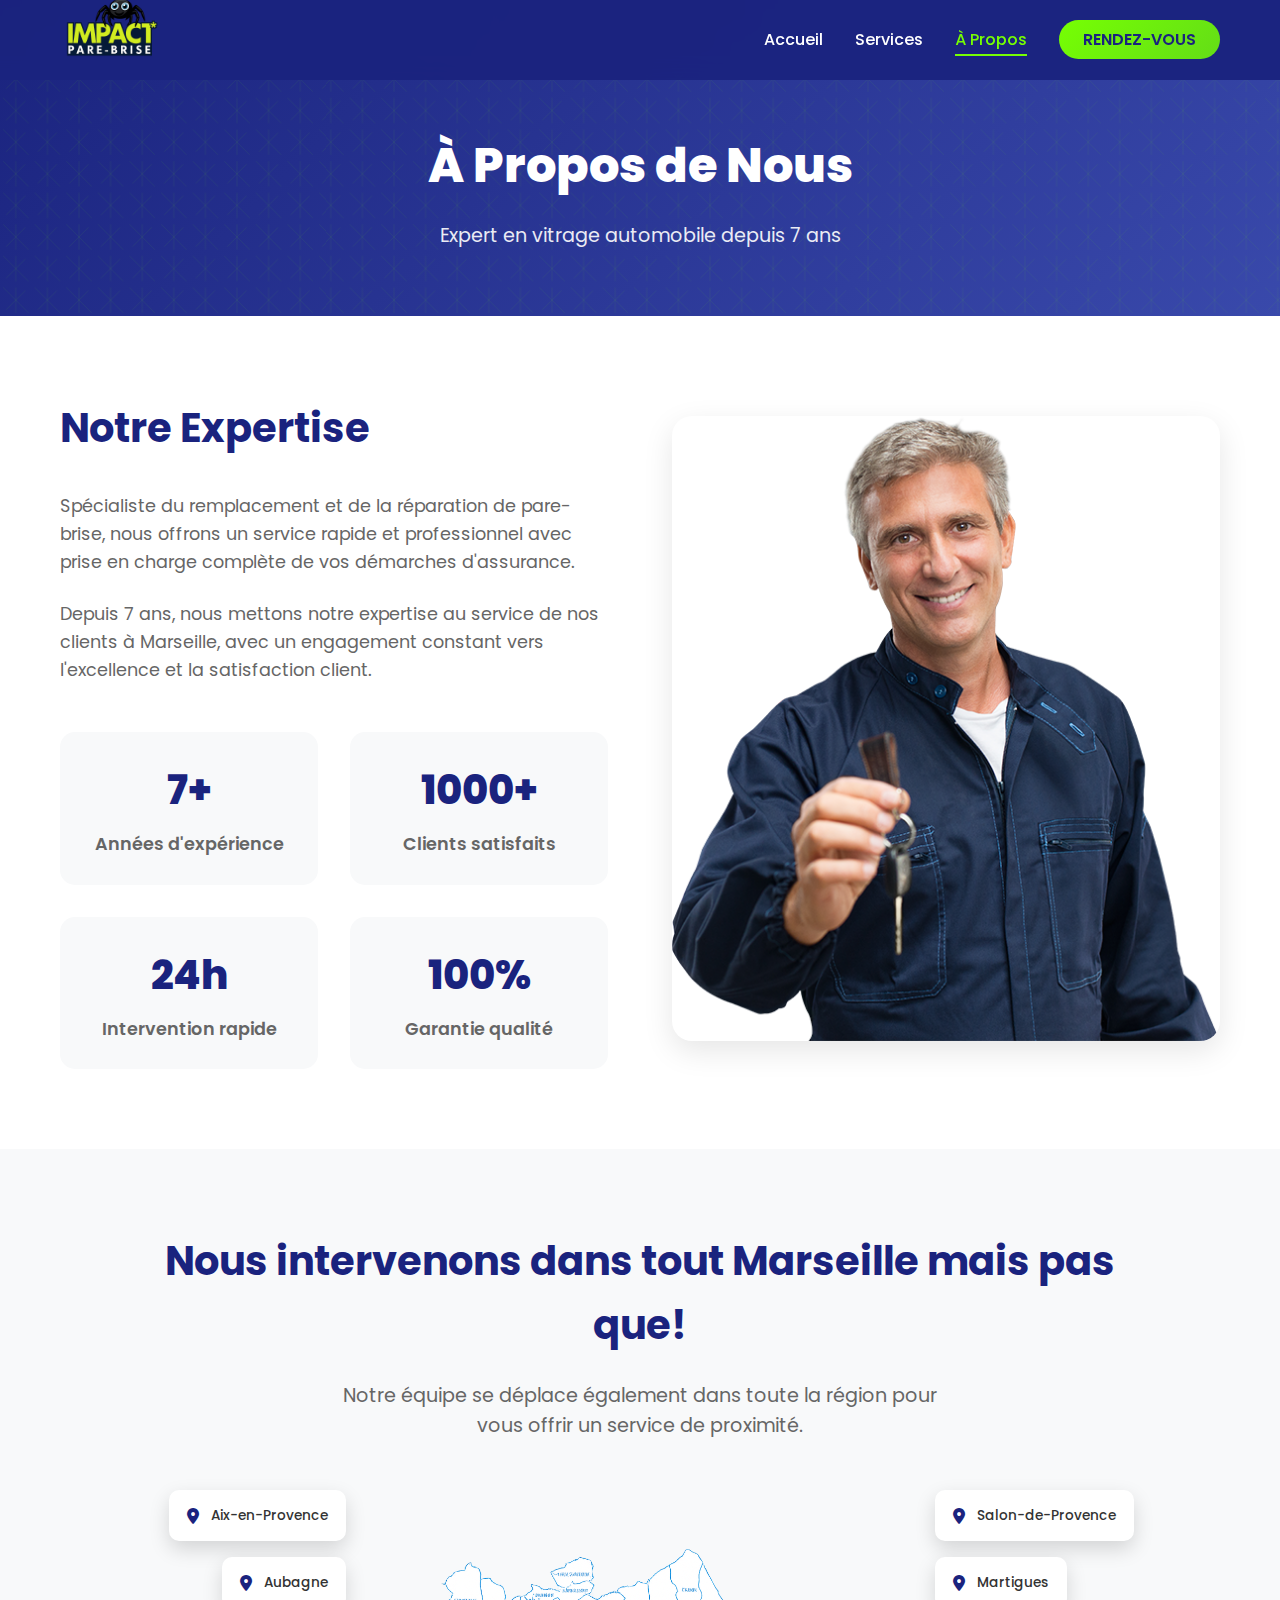
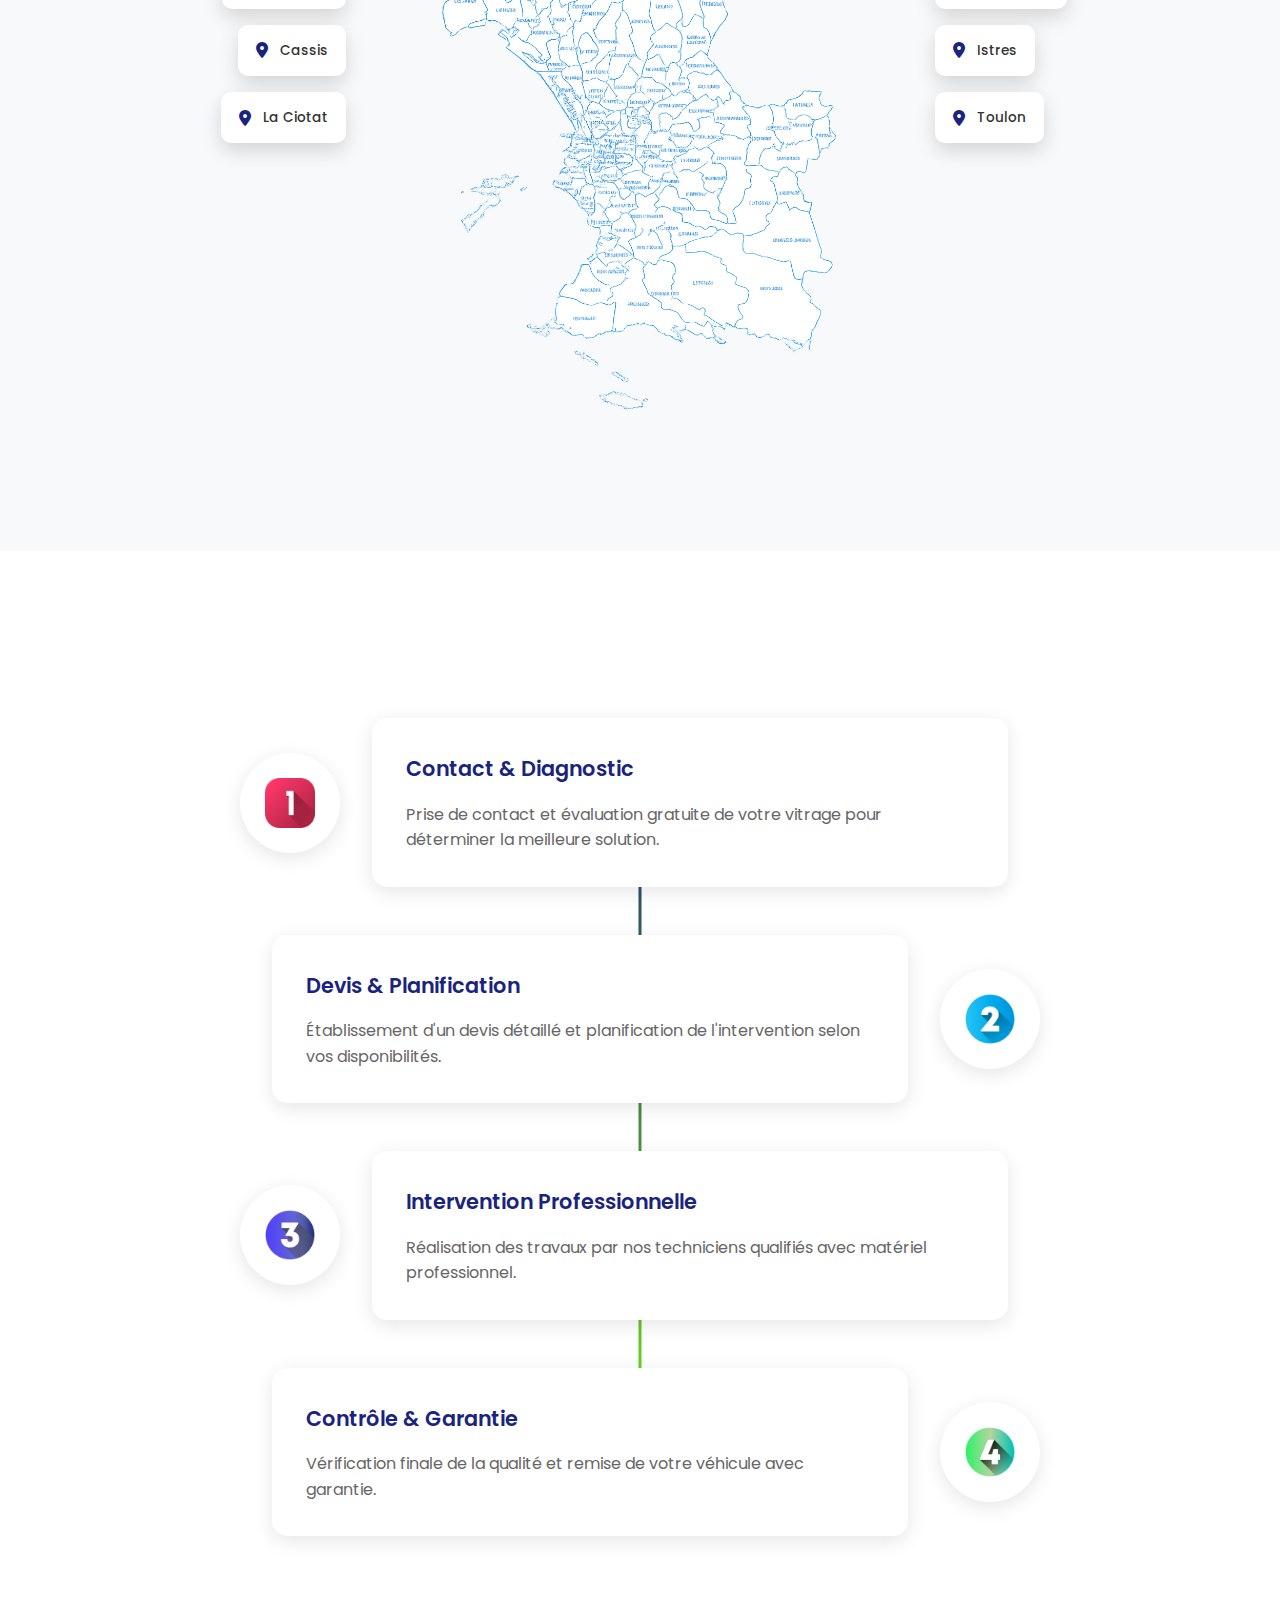
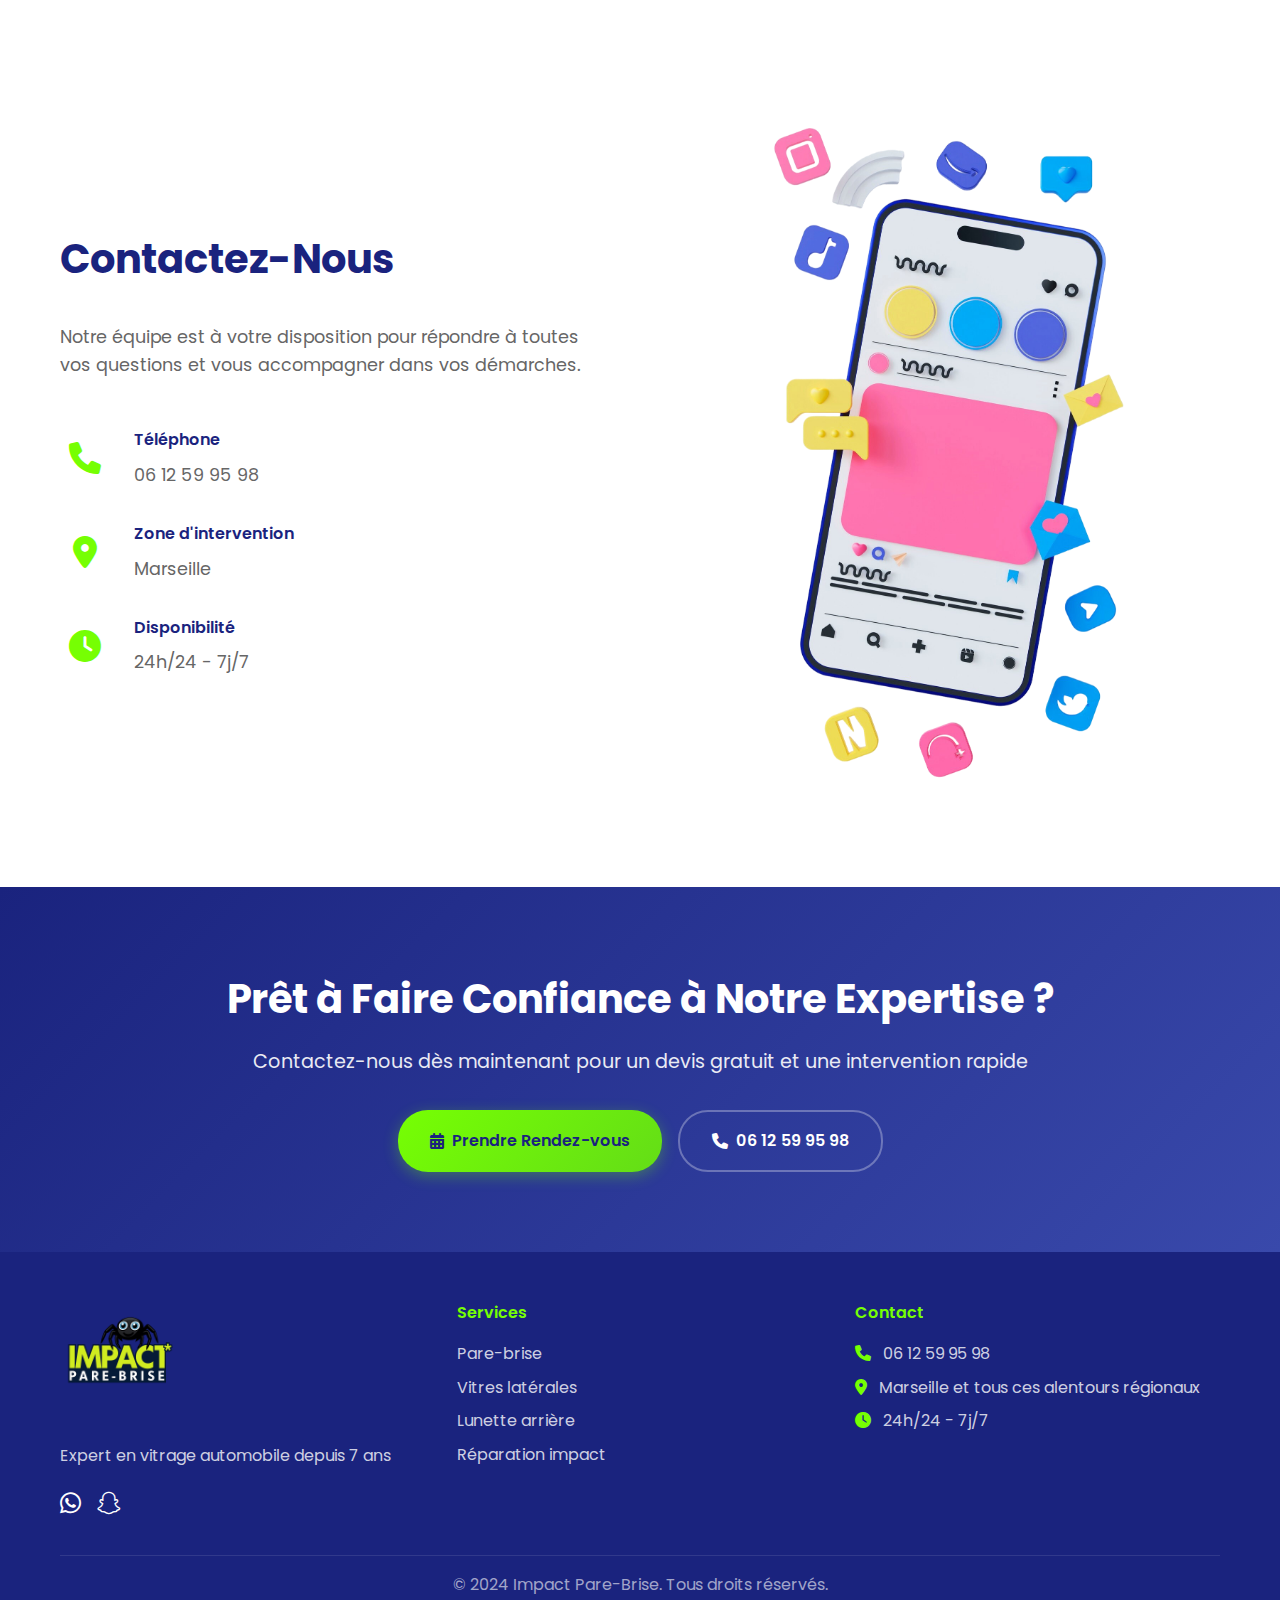
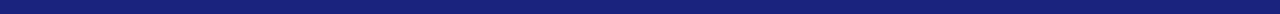
<file: frontend/about.html>
<!DOCTYPE html>
<html lang="fr">
<head>
    <meta charset="UTF-8">
    <meta name="viewport" content="width=device-width, initial-scale=1.0">
    <title>À Propos - Impact Pare-Brise</title>
    <link rel="stylesheet" href="styles.css">
    <link href="https://fonts.googleapis.com/css2?family=Poppins:wght@300;400;600;700;800&display=swap" rel="stylesheet">
    <link rel="stylesheet" href="https://cdnjs.cloudflare.com/ajax/libs/font-awesome/6.0.0/css/all.min.css">
</head>
<body>
    <!-- Navigation -->
    <nav class="navbar">
        <div class="nav-container">
            <div class="nav-logo">
                <img src="logo-impact-parebrise.png" alt="Impact Pare-Brise" class="logo-image">
            </div>
            <ul class="nav-menu">
                <li><a href="index.html" class="nav-link">Accueil</a></li>
                <li><a href="services.html" class="nav-link">Services</a></li>
                <li><a href="about.html" class="nav-link active">À Propos</a></li>
                <li><a href="rendez-vous.html" class="nav-link cta-button">RENDEZ-VOUS</a></li>
            </ul>
            <div class="hamburger">
                <span></span>
                <span></span>
                <span></span>
            </div>
        </div>
    </nav>

    <!-- Page Header -->
    <section class="page-header">
        <div class="container">
            <h1>À Propos de Nous</h1>
            <p>Expert en vitrage automobile depuis 7 ans</p>
        </div>
    </section>

    <!-- About Section -->
    <section class="about-section">
        <div class="container">
            <div class="about-content">
                <div class="about-text">
                    <h2>Notre Expertise</h2>
                    <p>Spécialiste du remplacement et de la réparation de pare-brise, nous offrons un service rapide et professionnel avec prise en charge complète de vos démarches d'assurance.</p>
                    <p>Depuis 7 ans, nous mettons notre expertise au service de nos clients à Marseille, avec un engagement constant vers l'excellence et la satisfaction client.</p>
                    <div class="stats">
                        <div class="stat-item">
                            <h3>7+</h3>
                            <p>Années d'expérience</p>
                        </div>
                        <div class="stat-item">
                            <h3>1000+</h3>
                            <p>Clients satisfaits</p>
                        </div>
                        <div class="stat-item">
                            <h3>24h</h3>
                            <p>Intervention rapide</p>
                        </div>
                        <div class="stat-item">
                            <h3>100%</h3>
                            <p>Garantie qualité</p>
                        </div>
                    </div>
                </div>
                <div class="about-image">
                    <img src="image utile/technicien copie.png" alt="Technicien Impact Pare-Brise">
                </div>
            </div>
        </div>
    </section>


    <!-- Zone d'Intervention Section -->
    <section class="intervention-zone-section">
        <div class="container">
            <div class="intervention-content">
                <div class="intervention-details">
                    <h3 style="text-align: center;">Nous intervenons dans tout Marseille mais pas que!</h3>
                    <p style="text-align: center; margin-left: auto; margin-right: auto;">Notre équipe se déplace également dans toute la région pour vous offrir un service de proximité.</p>
                </div>
                <div class="departments-container">
                    <div class="departments-left">
                        <div class="department-item">
                            <i class="fas fa-map-marker-alt"></i>
                            <span>Aix-en-Provence</span>
                        </div>
                        <div class="department-item">
                            <i class="fas fa-map-marker-alt"></i>
                            <span>Aubagne</span>
                        </div>
                        <div class="department-item">
                            <i class="fas fa-map-marker-alt"></i>
                            <span>Cassis</span>
                        </div>
                        <div class="department-item">
                            <i class="fas fa-map-marker-alt"></i>
                            <span>La Ciotat</span>
                        </div>
                    </div>
                    <div class="intervention-image-centered">
                        <div class="intervention-image">
                            <img src="image utile/carte-marseille.png" alt="Marseille - Zone d'intervention">
                        </div>
                    </div>
                    <div class="departments-right">
                        <div class="department-item">
                            <i class="fas fa-map-marker-alt"></i>
                            <span>Salon-de-Provence</span>
                        </div>
                        <div class="department-item">
                            <i class="fas fa-map-marker-alt"></i>
                            <span>Martigues</span>
                        </div>
                        <div class="department-item">
                            <i class="fas fa-map-marker-alt"></i>
                            <span>Istres</span>
                        </div>
                        <div class="department-item">
                            <i class="fas fa-map-marker-alt"></i>
                            <span>Toulon</span>
                        </div>
                    </div>
                </div>
            </div>
        </div>
    </section>

    <!-- Process Section -->
    <section class="process-section">
        <div class="container">
            <h2 class="section-title">Comment on procède ?</h2>
            <div class="process-timeline">
                <div class="timeline-item">
                    <div class="timeline-icon">
                        <img src="icone/numero-1.png" alt="Étape 1">
                    </div>
                    <div class="timeline-content">
                        <h3>Contact & Diagnostic</h3>
                        <p>Prise de contact et évaluation gratuite de votre vitrage pour déterminer la meilleure solution.</p>
                    </div>
                </div>
                <div class="timeline-item">
                    <div class="timeline-icon">
                        <img src="icone/numero-2.png" alt="Étape 2">
                    </div>
                    <div class="timeline-content">
                        <h3>Devis & Planification</h3>
                        <p>Établissement d'un devis détaillé et planification de l'intervention selon vos disponibilités.</p>
                    </div>
                </div>
                <div class="timeline-item">
                    <div class="timeline-icon">
                        <img src="icone/numero-3.png" alt="Étape 3">
                    </div>
                    <div class="timeline-content">
                        <h3>Intervention Professionnelle</h3>
                        <p>Réalisation des travaux par nos techniciens qualifiés avec matériel professionnel.</p>
                    </div>
                </div>
                <div class="timeline-item">
                    <div class="timeline-icon">
                        <img src="icone/numero-quatre.png" alt="Étape 4">
                    </div>
                    <div class="timeline-content">
                        <h3>Contrôle & Garantie</h3>
                        <p>Vérification finale de la qualité et remise de votre véhicule avec garantie.</p>
                    </div>
                </div>
            </div>
        </div>
    </section>

    <!-- Contact Info Section -->
    <section class="contact-info-section">
        <div class="container">
            <div class="contact-info-content">
                <div class="contact-info-text">
                    <h2>Contactez-Nous</h2>
                    <p>Notre équipe est à votre disposition pour répondre à toutes vos questions et vous accompagner dans vos démarches.</p>
                    <div class="contact-details">
                        <div class="contact-item">
                            <i class="fas fa-phone"></i>
                            <div>
                                <h4>Téléphone</h4>
                                <p>06 12 59 95 98</p>
                            </div>
                        </div>
                        <div class="contact-item">
                            <i class="fas fa-map-marker-alt"></i>
                            <div>
                                <h4>Zone d'intervention</h4>
                                <p>Marseille</p>
                            </div>
                        </div>
                        <div class="contact-item">
                            <i class="fas fa-clock"></i>
                            <div>
                                <h4>Disponibilité</h4>
                                <p>24h/24 - 7j/7</p>
                            </div>
                        </div>
                    </div>
                </div>
                <div class="contact-info-image">
                    <img src="image utile/section contactez-nous smartphone 3D.png" alt="Contactez-nous">
                </div>
            </div>
        </div>
    </section>

    <!-- CTA Section -->
    <section class="cta-section">
        <div class="container">
            <div class="cta-content">
                <h2>Prêt à Faire Confiance à Notre Expertise ?</h2>
                <p>Contactez-nous dès maintenant pour un devis gratuit et une intervention rapide</p>
                <div class="cta-buttons">
                    <a href="rendez-vous.html" class="btn-primary">
                        <i class="fas fa-calendar-alt"></i>
                        Prendre Rendez-vous
                    </a>
                    <a href="tel:0612599598" class="btn-secondary">
                        <i class="fas fa-phone"></i>
                        06 12 59 95 98
                    </a>
                </div>
            </div>
        </div>
    </section>

    <!-- Footer -->
    <footer class="footer">
        <div class="container">
            <div class="footer-content">
                <div class="footer-section">
                    <img src="logo-impact-parebrise.png" alt="Impact Pare-Brise" class="footer-logo">
                    <p>Expert en vitrage automobile depuis 7 ans</p>
                    <div class="social-links">
                        <a href="#"><i class="fab fa-whatsapp"></i></a>
                        <a href="#"><i class="fab fa-snapchat"></i></a>
                    </div>
                </div>
                <div class="footer-section">
                    <h4>Services</h4>
                    <ul>
                        <li><a href="#">Pare-brise</a></li>
                        <li><a href="#">Vitres latérales</a></li>
                        <li><a href="#">Lunette arrière</a></li>
                        <li><a href="#">Réparation impact</a></li>
                    </ul>
                </div>
                <div class="footer-section">
                    <h4>Contact</h4>
                    <p><i class="fas fa-phone"></i> 06 12 59 95 98</p>
                    <p><i class="fas fa-map-marker-alt"></i> Marseille et tous ces alentours régionaux</p>
                    <p><i class="fas fa-clock"></i> 24h/24 - 7j/7</p>
                </div>
            </div>
            <div class="footer-bottom">
                <p>&copy; 2024 Impact Pare-Brise. Tous droits réservés.</p>
            </div>
        </div>
    </footer>

    <script src="script.js"></script>
</body>
</html>
</file>
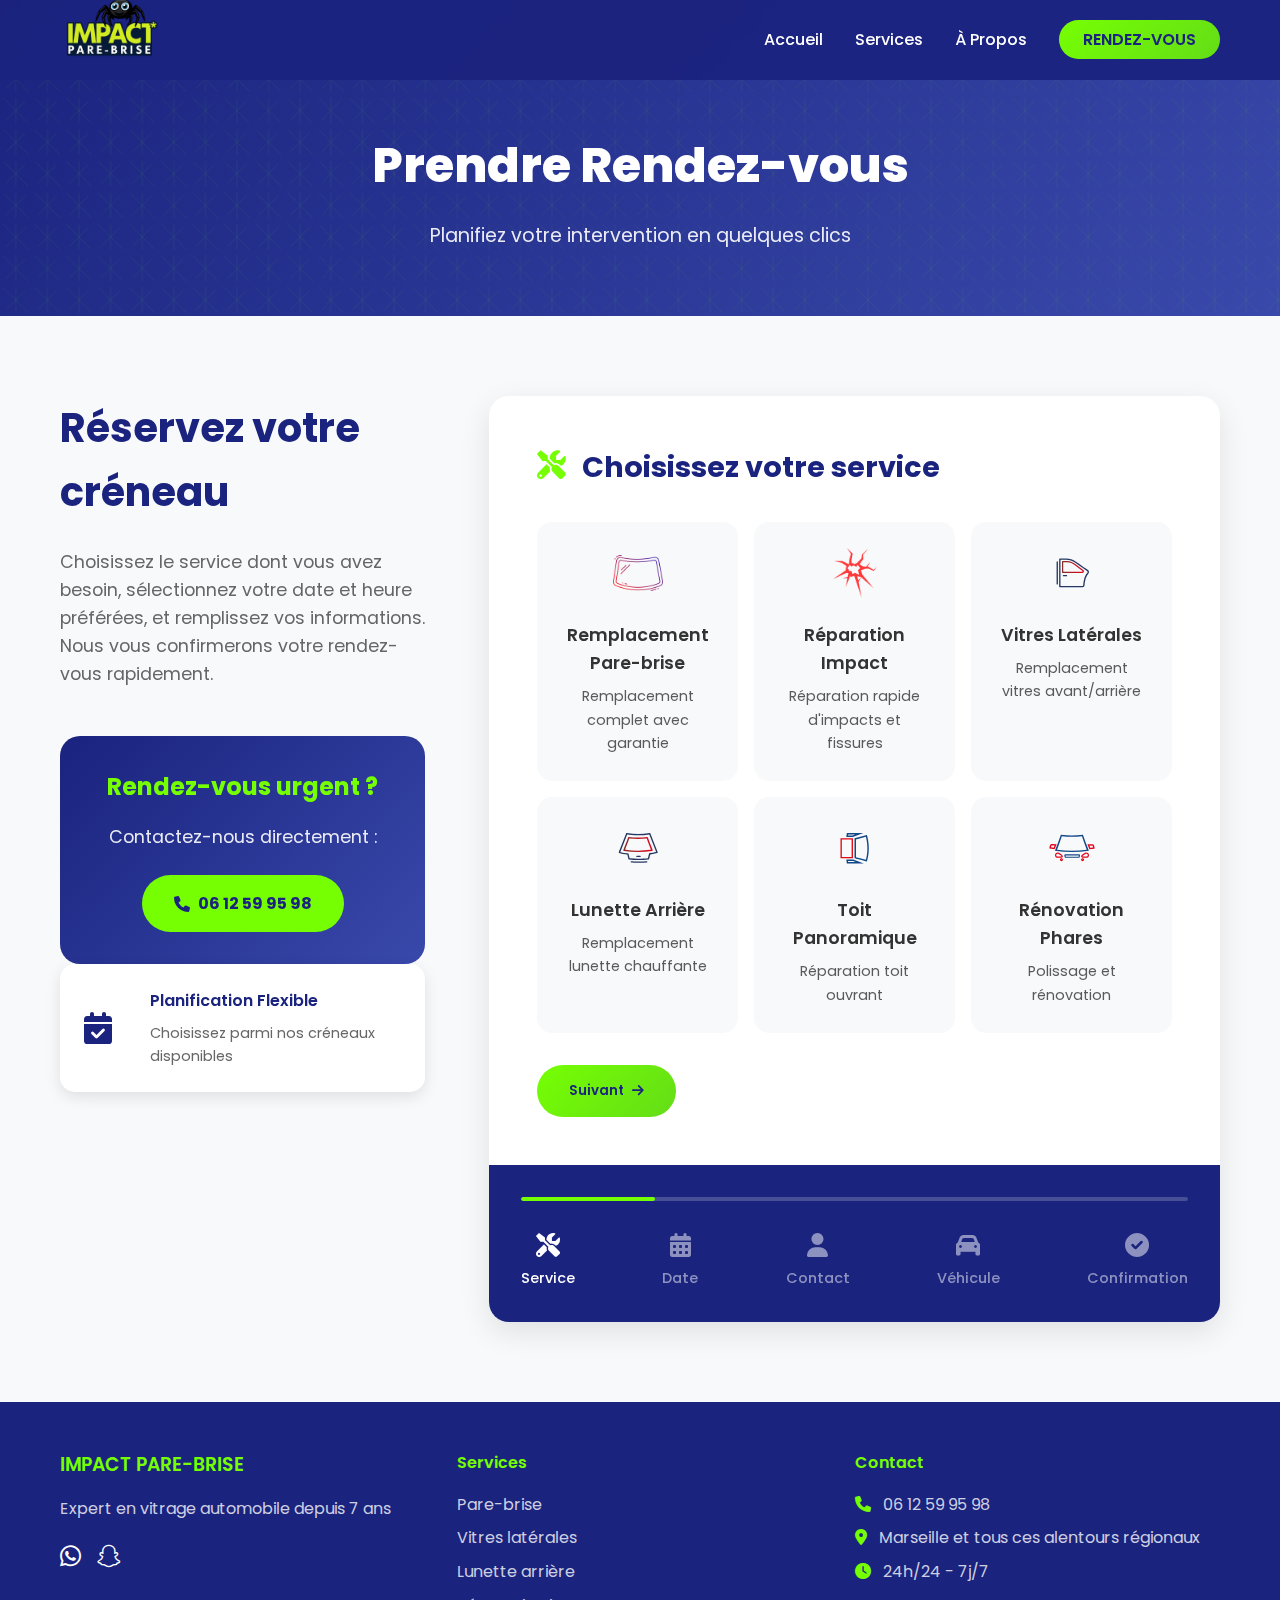
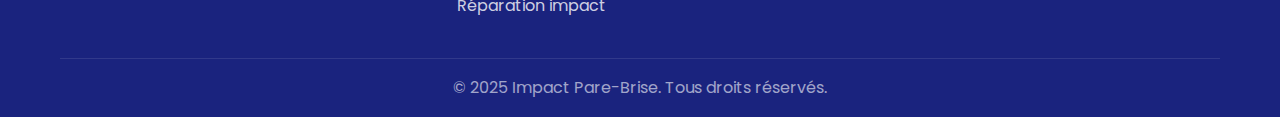
<file: frontend/rendez-vous.html>
<!DOCTYPE html>
<html lang="fr">
<head>
    <meta charset="UTF-8">
    <meta name="viewport" content="width=device-width, initial-scale=1.0">
    <title>Rendez-vous - Impact Pare-Brise</title>
    <link rel="stylesheet" href="styles.css">
    <link href="https://fonts.googleapis.com/css2?family=Poppins:wght@300;400;600;700;800&display=swap" rel="stylesheet">
    <link rel="stylesheet" href="https://cdnjs.cloudflare.com/ajax/libs/font-awesome/6.0.0/css/all.min.css">
</head>
<body>
    <!-- Navigation -->
    <nav class="navbar">
        <div class="nav-container">
            <div class="nav-logo">
                <img src="logo-impact-parebrise.png" alt="Impact Pare-Brise" class="logo-image">
            </div>
            <ul class="nav-menu">
                <li><a href="index.html" class="nav-link">Accueil</a></li>
                <li><a href="services.html" class="nav-link">Services</a></li>
                <li><a href="about.html" class="nav-link">À Propos</a></li>
                <li><a href="rendez-vous.html" class="nav-link cta-button active">RENDEZ-VOUS</a></li>
            </ul>
            <div class="hamburger">
                <span></span>
                <span></span>
                <span></span>
            </div>
        </div>
    </nav>

    <!-- Page Header -->
    <section class="page-header">
        <div class="container">
            <h1>Prendre Rendez-vous</h1>
            <p>Planifiez votre intervention en quelques clics</p>
        </div>
    </section>

    <!-- Booking Section -->
    <section class="booking-section">
        <div class="container">
            <div class="booking-content">
                <div class="booking-info">
                    <h2>Réservez votre créneau</h2>
                    <p>Choisissez le service dont vous avez besoin, sélectionnez votre date et heure préférées, et remplissez vos informations. Nous vous confirmerons votre rendez-vous rapidement.</p>
                    
                    <div class="contact-emergency">
                        <h3>Rendez-vous urgent ?</h3>
                        <p>Contactez-nous directement :</p>
                        <a href="tel:0612599598" class="btn-emergency">
                            <i class="fas fa-phone"></i>
                            06 12 59 95 98
                        </a>
                    </div>

                    <div class="booking-features">
                        <div class="booking-feature">
                            <i class="fas fa-calendar-check"></i>
                            <div>
                                <h4>Planification Flexible</h4>
                                <p>Choisissez parmi nos créneaux disponibles</p>
                            </div>
                        </div>
                    </div>
                </div>

                <div class="booking-form-container">
                    <form class="booking-form" id="bookingForm">
                        <div class="form-step active" data-step="1">
                            <h3><i class="fas fa-tools"></i> Choisissez votre service</h3>
                            <div class="service-options">
                                <label class="service-option">
                                    <input type="radio" name="service" value="pare-brise" required>
                                    <div class="service-card-form">
                                        <img src="icone/pare-brise.png" alt="Pare-brise">
                                        <h4>Remplacement Pare-brise</h4>
                                        <p>Remplacement complet avec garantie</p>
                                    </div>
                                </label>
                                <label class="service-option">
                                    <input type="radio" name="service" value="reparation" required>
                                    <div class="service-card-form">
                                        <img src="icone/Réparation impact.png" alt="Réparation">
                                        <h4>Réparation Impact</h4>
                                        <p>Réparation rapide d'impacts et fissures</p>
                                    </div>
                                </label>
                                <label class="service-option">
                                    <input type="radio" name="service" value="vitre-laterale" required>
                                    <div class="service-card-form">
                                        <img src="icone/vitre-latéral.svg" alt="Vitre latérale">
                                        <h4>Vitres Latérales</h4>
                                        <p>Remplacement vitres avant/arrière</p>
                                    </div>
                                </label>
                                <label class="service-option">
                                    <input type="radio" name="service" value="lunette" required>
                                    <div class="service-card-form">
                                        <img src="icone/Lunette arrière.svg" alt="Lunette">
                                        <h4>Lunette Arrière</h4>
                                        <p>Remplacement lunette chauffante</p>
                                    </div>
                                </label>
                                <label class="service-option">
                                    <input type="radio" name="service" value="toit" required>
                                    <div class="service-card-form">
                                        <img src="icone/toit-panoramique.svg" alt="Toit">
                                        <h4>Toit Panoramique</h4>
                                        <p>Réparation toit ouvrant</p>
                                    </div>
                                </label>
                                <label class="service-option">
                                    <input type="radio" name="service" value="phare" required>
                                    <div class="service-card-form">
                                        <img src="icone/phare.svg" alt="Phare">
                                        <h4>Rénovation Phares</h4>
                                        <p>Polissage et rénovation</p>
                                    </div>
                                </label>
                            </div>
                            <button type="button" class="btn-next" onclick="nextStep()">
                                Suivant <i class="fas fa-arrow-right"></i>
                            </button>
                        </div>

                        <div class="form-step" data-step="2">
                            <h3><i class="fas fa-calendar-alt"></i> Choisissez votre date et heure</h3>
                            <div class="datetime-selection-container">
                                <div class="date-selection">
                                    <label>Date souhaitée :</label>
                                    <div class="custom-calendar">
                                        <div class="calendar-header">
                                            <button type="button" class="calendar-nav" id="prevMonth">
                                                <i class="fas fa-chevron-left"></i>
                                            </button>
                                            <div class="calendar-month-year" id="currentMonthYear"></div>
                                            <button type="button" class="calendar-nav" id="nextMonth">
                                                <i class="fas fa-chevron-right"></i>
                                            </button>
                                        </div>
                                        <div class="calendar-weekdays">
                                            <div class="weekday">Lun</div>
                                            <div class="weekday">Mar</div>
                                            <div class="weekday">Mer</div>
                                            <div class="weekday">Jeu</div>
                                            <div class="weekday">Ven</div>
                                            <div class="weekday">Sam</div>
                                            <div class="weekday">Dim</div>
                                        </div>
                                        <div class="calendar-days" id="calendarDays"></div>
                                    </div>
                                    <input type="hidden" id="appointment-date" name="date" required>
                                </div>
                                <div class="time-selection">
                                    <label>Créneaux disponibles :</label>
                                    <div class="time-slots">
                                        <label class="time-slot">
                                            <input type="radio" name="time" value="08:00" required>
                                            <span>08:00</span>
                                        </label>
                                        <label class="time-slot">
                                            <input type="radio" name="time" value="09:00" required>
                                            <span>09:00</span>
                                        </label>
                                        <label class="time-slot">
                                            <input type="radio" name="time" value="10:00" required>
                                            <span>10:00</span>
                                        </label>
                                        <label class="time-slot">
                                            <input type="radio" name="time" value="11:00" required>
                                            <span>11:00</span>
                                        </label>
                                        <label class="time-slot">
                                            <input type="radio" name="time" value="14:00" required>
                                            <span>14:00</span>
                                        </label>
                                        <label class="time-slot">
                                            <input type="radio" name="time" value="15:00" required>
                                            <span>15:00</span>
                                        </label>
                                        <label class="time-slot">
                                            <input type="radio" name="time" value="16:00" required>
                                            <span>16:00</span>
                                        </label>
                                        <label class="time-slot">
                                            <input type="radio" name="time" value="17:00" required>
                                            <span>17:00</span>
                                        </label>
                                    </div>
                                </div>
                            </div>
                            <div class="form-navigation">
                                <button type="button" class="btn-prev" onclick="prevStep()">
                                    <i class="fas fa-arrow-left"></i> Précédent
                                </button>
                                <button type="button" class="btn-next" onclick="nextStep()">
                                    Suivant <i class="fas fa-arrow-right"></i>
                                </button>
                            </div>
                        </div>

                        <div class="form-step" data-step="3">
                            <h3><i class="fas fa-user"></i> Vos informations</h3>
                            <div class="form-grid">
                                <div class="form-group">
                                    <label for="firstName">Prénom *</label>
                                    <input type="text" id="firstName" name="firstName" required>
                                </div>
                                <div class="form-group">
                                    <label for="lastName">Nom *</label>
                                    <input type="text" id="lastName" name="lastName" required>
                                </div>
                                <div class="form-group">
                                    <label for="phone">Téléphone *</label>
                                    <input type="tel" id="phone" name="phone" required>
                                </div>
                                <div class="form-group">
                                    <label for="email">Email *</label>
                                    <input type="email" id="email" name="email" required>
                                </div>
                                <div class="form-group full-width">
                                    <label>Lieu d'intervention *</label>
                                    <div>
                                        <label style="margin-right: 20px;">
                                            <input type="radio" name="lieu_intervention" value="domicile" required> Domicile
                                        </label>
                                        <label>
                                            <input type="radio" name="lieu_intervention" value="lieu_travail"> Lieu de travail
                                        </label>
                                    </div>
                                </div>
                                <div class="form-group full-width" id="adresse-intervention-group" style="display: none;">
                                    <label for="address">Adresse d'intervention *</label>
                                    <input type="text" id="address" name="address" placeholder="Adresse complète">
                                </div>
                            </div>
                            <div class="form-navigation">
                                <button type="button" class="btn-prev" onclick="prevStep()">
                                    <i class="fas fa-arrow-left"></i> Précédent
                                </button>
                                <button type="button" class="btn-next" onclick="nextStep()">
                                    Suivant <i class="fas fa-arrow-right"></i>
                                </button>
                            </div>
                        </div>

                        <div class="form-step" data-step="4">
                            <h3><i class="fas fa-car"></i> Informations véhicule & assurance</h3>
                            <div class="form-grid">
                                <div class="form-group">
                                    <label for="brand">Marque du véhicule *</label>
                                    <input type="text" id="brand" name="brand" required placeholder="ex: Renault">
                                </div>
                                <div class="form-group">
                                    <label for="model">Modèle *</label>
                                    <input type="text" id="model" name="model" required placeholder="ex: Clio">
                                </div>
                                <div class="form-group">
                                    <label for="year">Année *</label>
                                    <input type="number" id="year" name="year" required min="1990" max="2024" placeholder="ex: 2020">
                                </div>
                                <div class="form-group">
                                    <label for="license">Immatriculation *</label>
                                    <input type="text" id="license" name="license" required placeholder="ex: AB-123-CD">
                                </div>
                                <div class="form-group">
                                    <label for="insurance">Compagnie d'assurance *</label>
                                    <select id="insurance" name="insurance" required>
                                        <option value="">Sélectionnez votre assurance</option>
                                        <option value="abeille-assu">Abeille Assu</option>
                                        <option value="allianz">Allianz</option>
                                        <option value="assu-2000">Assu 2000</option>
                                        <option value="assureo">Assureo</option>
                                        <option value="axa">AXA</option>
                                        <option value="delta-assurance">Delta Assurance</option>
                                        <option value="direct-assurance">Direct Assurance</option>
                                        <option value="euro-assurance">Euro Assurance</option>
                                        <option value="eurofil">Eurofil</option>
                                        <option value="gan">GAN</option>
                                        <option value="generali">Generali</option>
                                        <option value="gmf">GMF</option>
                                        <option value="groupama">Groupama</option>
                                        <option value="l-olivier-assurance">L'Olivier Assurance</option>
                                        <option value="maaf">MAAF</option>
                                        <option value="macif">MACIF</option>
                                        <option value="maif">MAIF</option>
                                        <option value="matmut">Matmut</option>
                                        <option value="mma">MMA</option>
                                        <option value="ornikar">Ornikar</option>
                                        <option value="suravenir">Suravenir</option>
                                        <option value="swiss-life">Swiss Life</option>
                                        <option value="thelem">Thelem</option>
                                        <option value="autre">Autre</option>
                                    </select>
                                </div>
                                <div class="form-group" id="other-insurance-group" style="display: none;">
                                    <label for="otherInsurance">Nom de votre assurance *</label>
                                    <input type="text" id="otherInsurance" name="otherInsurance" placeholder="Précisez le nom de votre assurance">
                                </div>
                                <div class="form-group">
                                    <label for="policyNumber">Numéro de police d'assurance</label>
                                    <input type="text" id="policyNumber" name="policyNumber" placeholder="Optionnel">
                                </div>
                                <div class="form-group">
                                    <label for="carteGrise">Copie de la carte grise</label>
                                    <input type="file" id="carteGrise" name="carteGrise" accept="image/*,.pdf">
                                </div>
                                <div class="form-group">
                                    <label for="impactPhoto">Photo de l'impact (optionnel)</label>
                                    <input type="file" id="impactPhoto" name="impactPhoto" accept="image/*">
                                </div>
                                <div class="form-group full-width">
                                    <label for="description">Description du problème</label>
                                    <textarea id="description" name="description" rows="4" placeholder="Décrivez le problème rencontré (impact, fissure, bris total, etc.)"></textarea>
                                </div>
                            </div>
                            <div class="form-navigation">
                                <button type="button" class="btn-prev" onclick="prevStep()">
                                    <i class="fas fa-arrow-left"></i> Précédent
                                </button>
                                <button type="button" class="btn-next" onclick="nextStep()">
                                    Suivant <i class="fas fa-arrow-right"></i>
                                </button>
                            </div>
                        </div>

                        <div class="form-step" data-step="5">
                            <h3><i class="fas fa-check-circle"></i> Confirmation</h3>
                            <div class="booking-summary">
                                <div class="summary-section">
                                    <h4>Service sélectionné</h4>
                                    <p id="summary-service"></p>
                                </div>
                                <div class="summary-section">
                                    <h4>Date et heure</h4>
                                    <p id="summary-datetime"></p>
                                </div>
                                <div class="summary-section">
                                    <h4>Contact</h4>
                                    <p id="summary-contact"></p>
                                </div>
                                <div class="summary-section">
                                    <h4>Véhicule</h4>
                                    <p id="summary-vehicle"></p>
                                </div>
                                <div class="summary-section">
                                    <h4>Assurance</h4>
                                    <p id="summary-insurance"></p>
                                </div>
                            </div>
                            
                            <div class="terms-section">
                                <label class="checkbox-container">
                                    <input type="checkbox" id="terms" name="terms" required>
                                    <span class="checkmark"></span>
                                    J'accepte les <a href="#" target="_blank">conditions générales</a> et la <a href="#" target="_blank">politique de confidentialité</a>
                                </label>
                                <label class="checkbox-container">
                                    <input type="checkbox" id="newsletter" name="newsletter">
                                    <span class="checkmark"></span>
                                    Je souhaite recevoir les offres promotionnelles par email
                                </label>
                            </div>

                            <div class="form-navigation">
                                <button type="button" class="btn-prev" onclick="prevStep()">
                                    <i class="fas fa-arrow-left"></i> Précédent
                                </button>
                                <button type="submit" class="btn-submit">
                                    <i class="fas fa-calendar-check"></i> Confirmer le rendez-vous
                                </button>
                            </div>
                        </div>
                    </form>

                    <div class="form-progress">
                        <div class="progress-bar">
                            <div class="progress-fill"></div>
                        </div>
                        <div class="progress-steps">
                            <div class="progress-step active" data-step="1">
                                <i class="fas fa-tools"></i>
                                <span>Service</span>
                            </div>
                            <div class="progress-step" data-step="2">
                                <i class="fas fa-calendar-alt"></i>
                                <span>Date</span>
                            </div>
                            <div class="progress-step" data-step="3">
                                <i class="fas fa-user"></i>
                                <span>Contact</span>
                            </div>
                            <div class="progress-step" data-step="4">
                                <i class="fas fa-car"></i>
                                <span>Véhicule</span>
                            </div>
                            <div class="progress-step" data-step="5">
                                <i class="fas fa-check-circle"></i>
                                <span>Confirmation</span>
                            </div>
                        </div>
                    </div>
                </div>
            </div>
        </div>
    </section>

    <!-- Footer -->
    <footer class="footer">
        <div class="container">
            <div class="footer-content">
                <div class="footer-section">
                    <h3>IMPACT PARE-BRISE</h3>
                    <p>Expert en vitrage automobile depuis 7 ans</p>
                    <div class="social-links">
                        <a href="#"><i class="fab fa-whatsapp"></i></a>
                        <a href="#"><i class="fab fa-snapchat"></i></a>
                    </div>
                </div>
                <div class="footer-section">
                    <h4>Services</h4>
                    <ul>
                        <li><a href="#">Pare-brise</a></li>
                        <li><a href="#">Vitres latérales</a></li>
                        <li><a href="#">Lunette arrière</a></li>
                        <li><a href="#">Réparation impact</a></li>
                    </ul>
                </div>
                <div class="footer-section">
                    <h4>Contact</h4>
                    <p><i class="fas fa-phone"></i> 06 12 59 95 98</p>
                    <p><i class="fas fa-map-marker-alt"></i> Marseille et tous ces alentours régionaux</p>
                    <p><i class="fas fa-clock"></i> 24h/24 - 7j/7</p>
                </div>
            </div>
            <div class="footer-bottom">
                <p>&copy; 2025 Impact Pare-Brise. Tous droits réservés.</p>
            </div>
        </div>
    </footer>

    <script src="script.js"></script>

    <!-- Blocked Client Modal -->
    <div id="blocked-modal" class="modal" style="display: none;">
        <div class="modal-content">
            <span class="close-button" onclick="closeModal('blocked-modal')">&times;</span>
            <div class="modal-header">
                <i class="fas fa-exclamation-triangle modal-icon"></i>
                <h2>Activité restreinte</h2>
            </div>
            <div class="modal-body">
                <p>Nous sommes désolés, mais en raison d'un non-respect de nos politiques internes, vous ne pouvez pas réserver de nouveau rendez-vous.</p>
                <p>Veuillez contacter notre personnel pour que votre situation soit examinée et potentiellement débloquée.</p>
                <p class="contact-info"><i class="fas fa-phone"></i> 06 12 59 95 98</p>
            </div>
            <div class="modal-footer">
                <button class="btn-modal-close" onclick="closeModal('blocked-modal')">Fermer</button>
            </div>
        </div>
    </div>
</body>
</html>
</file>
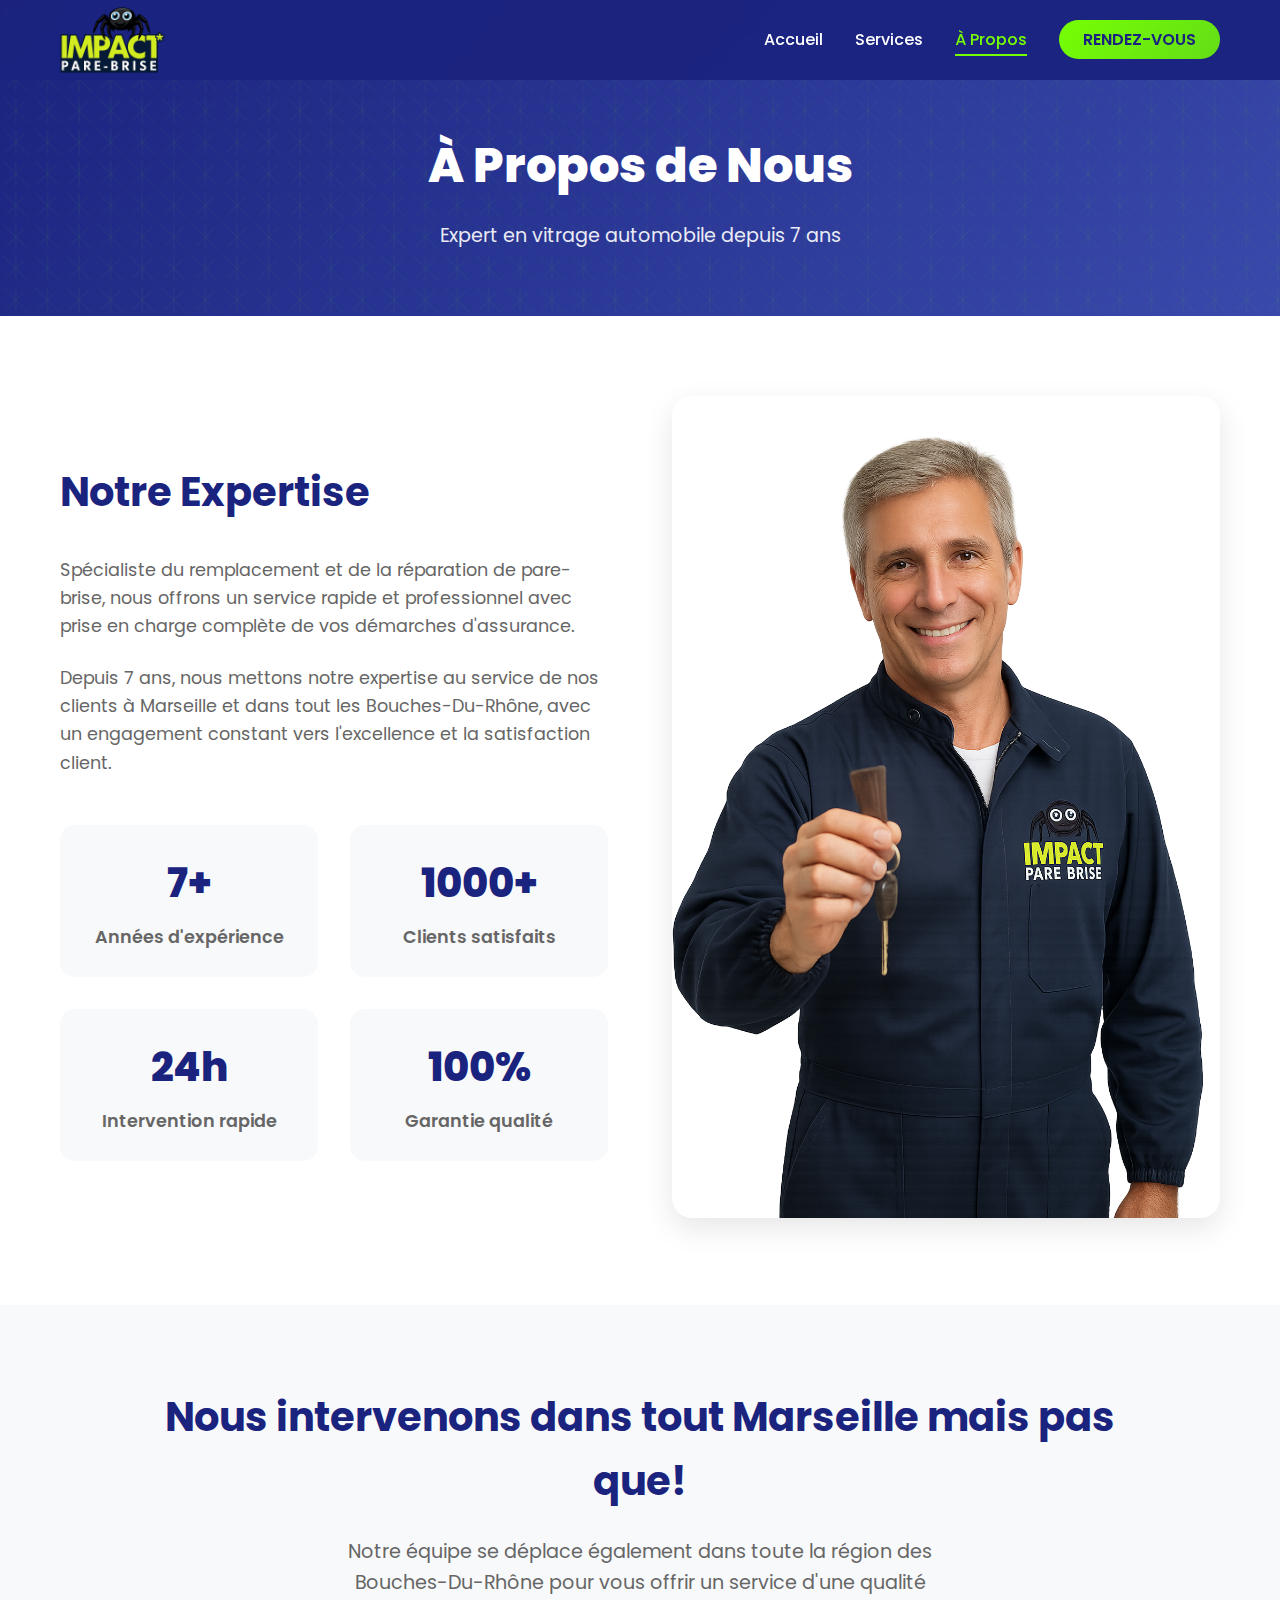
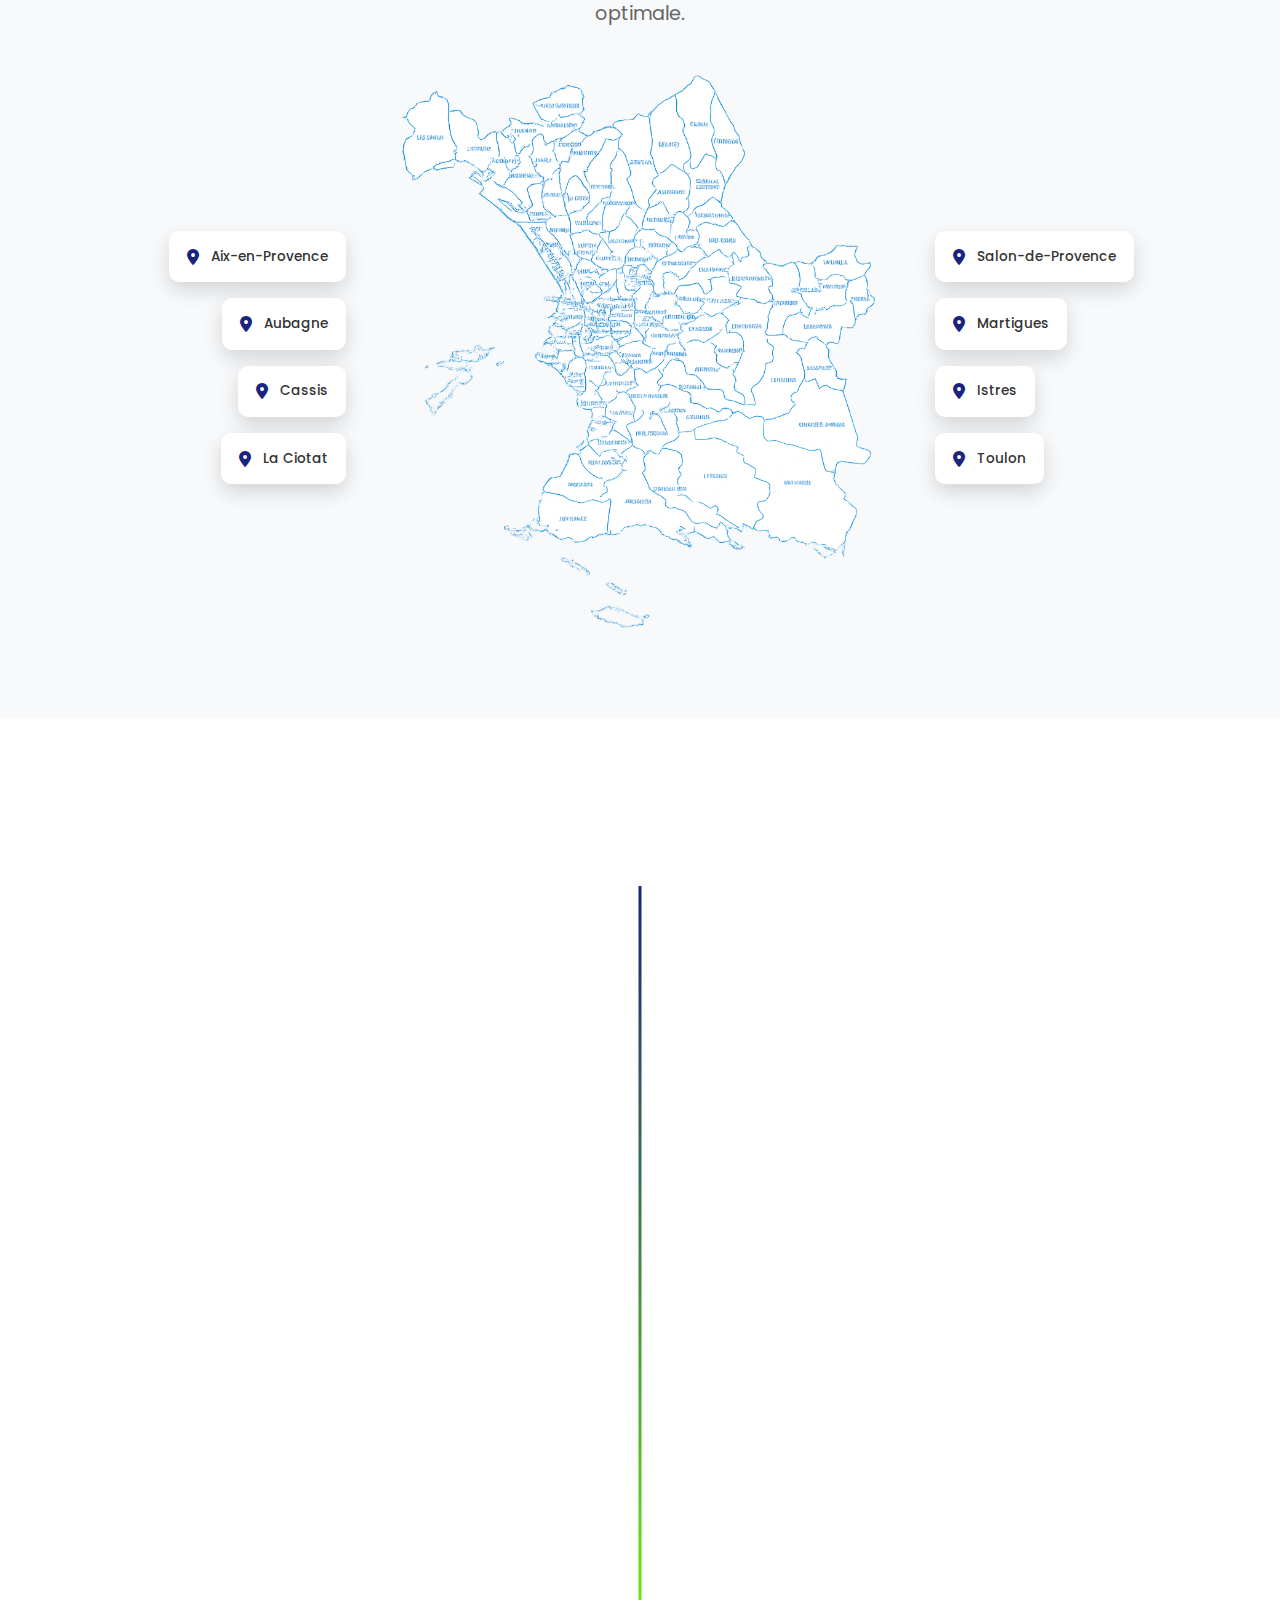
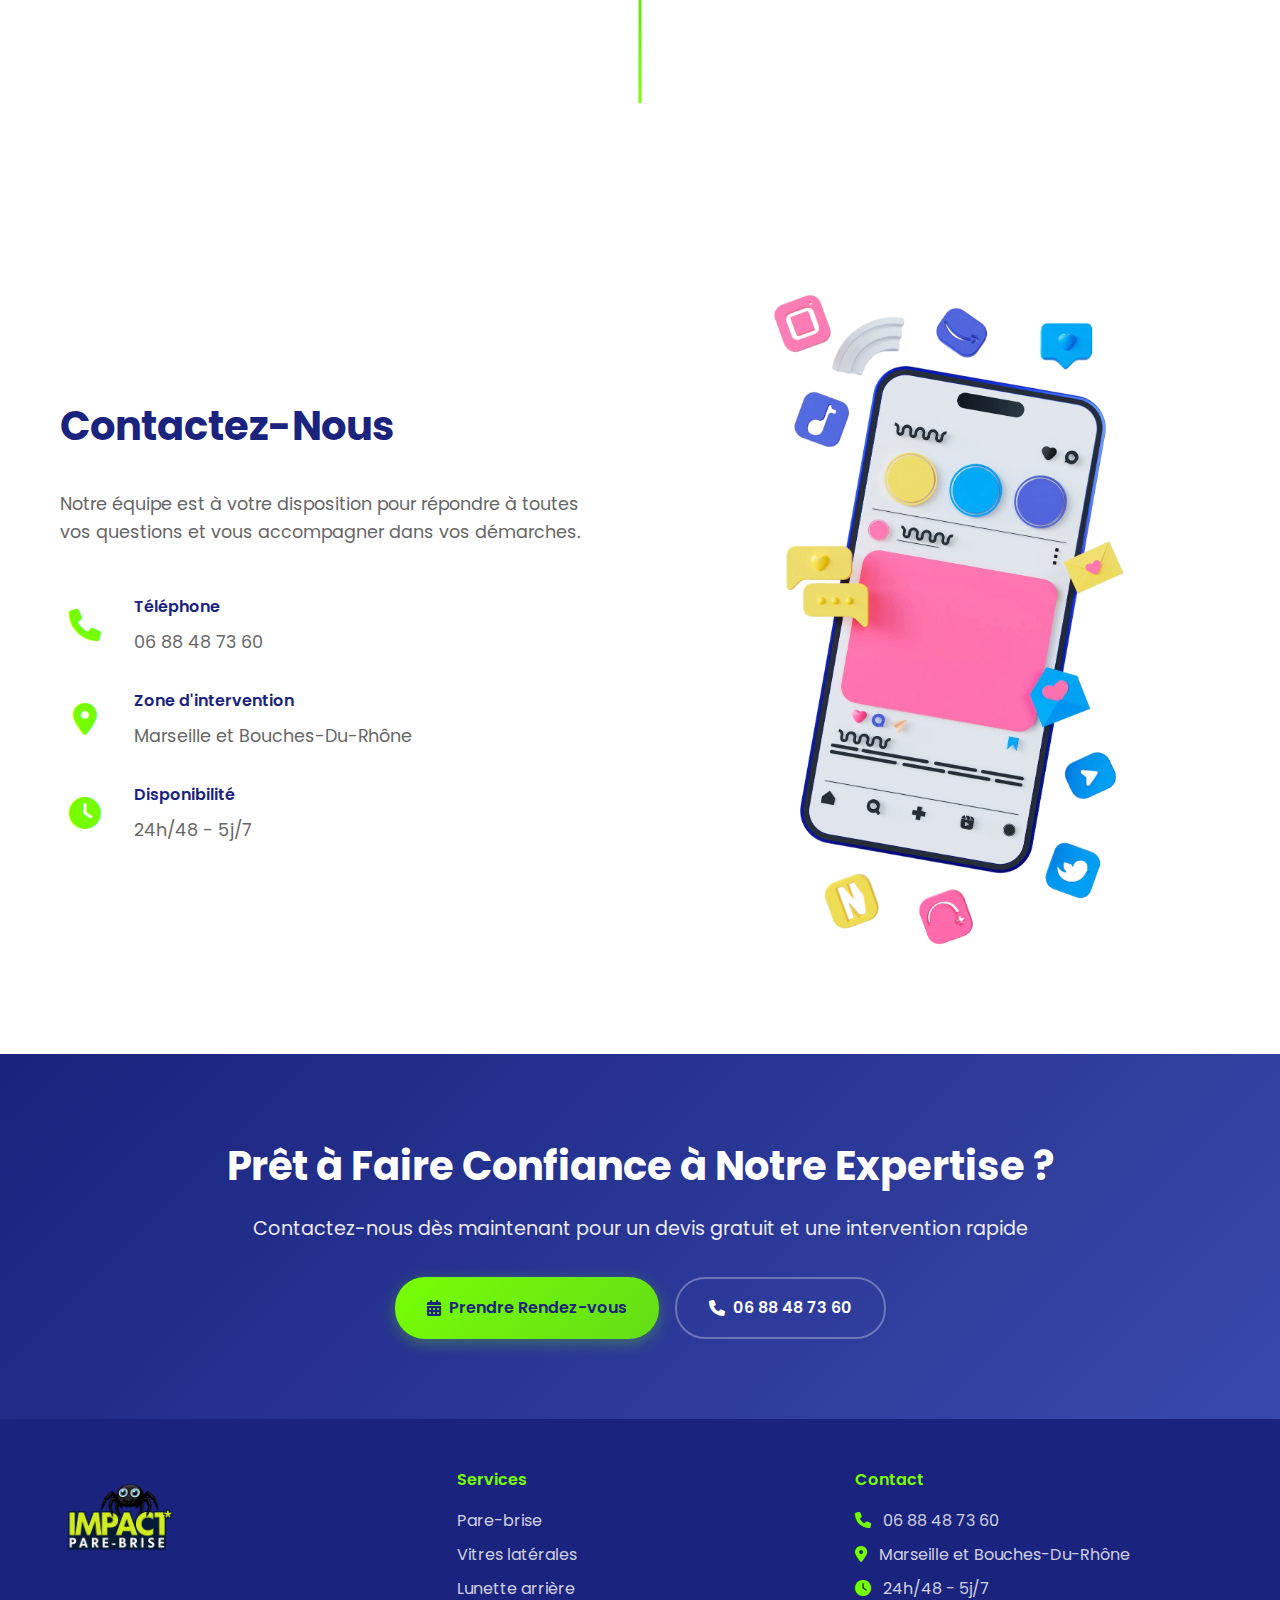
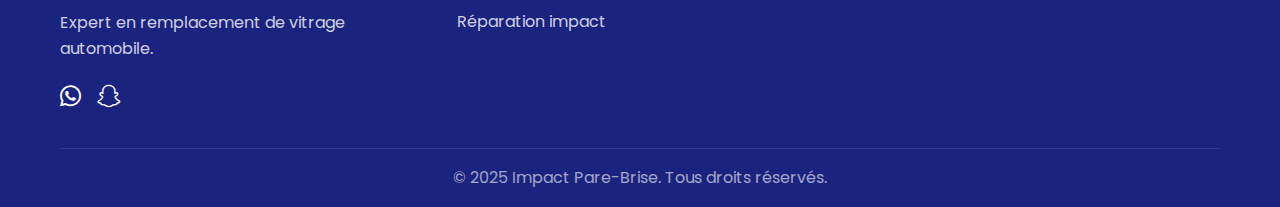
<file: Impact-parebrise/frontend/about.html>
<!DOCTYPE html>
<html lang="fr">
<head>
    <meta charset="UTF-8">
    <meta name="viewport" content="width=device-width, initial-scale=1.0">
    <title>À Propos - Impact Pare-Brise</title>
    <link rel="stylesheet" href="styles.css">
    <link href="https://fonts.googleapis.com/css2?family=Poppins:wght@300;400;600;700;800&display=swap" rel="stylesheet">
    <link rel="stylesheet" href="https://cdnjs.cloudflare.com/ajax/libs/font-awesome/6.0.0/css/all.min.css">
</head>
<body>
    <!-- Navigation -->
    <nav class="navbar">
        <div class="nav-container">
            <div class="nav-logo">
                <img src="logo-impact-parebrise.png" alt="Impact Pare-Brise" class="logo-image">
            </div>
            <ul class="nav-menu">
                <li><a href="index.html" class="nav-link">Accueil</a></li>
                <li><a href="services.html" class="nav-link">Services</a></li>
                <li><a href="about.html" class="nav-link active">À Propos</a></li>
                <li><a href="rendez-vous.html" class="nav-link cta-button">RENDEZ-VOUS</a></li>
            </ul>
            <div class="hamburger">
                <span></span>
                <span></span>
                <span></span>
            </div>
        </div>
    </nav>

    <!-- Page Header -->
    <section class="page-header">
        <div class="container">
            <h1>À Propos de Nous</h1>
            <p>Expert en vitrage automobile depuis 7 ans</p>
        </div>
    </section>

    <!-- About Section -->
    <section class="about-section">
        <div class="container">
            <div class="about-content">
                <div class="about-text">
                    <h2>Notre Expertise</h2>
                    <p>Spécialiste du remplacement et de la réparation de pare-brise, nous offrons un service rapide et professionnel avec prise en charge complète de vos démarches d'assurance.</p>
                    <p>Depuis 7 ans, nous mettons notre expertise au service de nos clients à Marseille et dans tout les Bouches-Du-Rhône, avec un engagement constant vers l'excellence et la satisfaction client.</p>
                    <div class="stats">
                        <div class="stat-item">
                            <h3>7+</h3>
                            <p>Années d'expérience</p>
                        </div>
                        <div class="stat-item">
                            <h3>1000+</h3>
                            <p>Clients satisfaits</p>
                        </div>
                        <div class="stat-item">
                            <h3>24h</h3>
                            <p>Intervention rapide</p>
                        </div>
                        <div class="stat-item">
                            <h3>100%</h3>
                            <p>Garantie qualité</p>
                        </div>
                    </div>
                </div>
                <div class="about-image">
                    <img src="image utile/technicien2.png" alt="Technicien Impact Pare-Brise">
                </div>
            </div>
        </div>
    </section>


    <!-- Zone d'Intervention Section -->
    <section class="intervention-zone-section">
        <div class="container">
            <div class="intervention-content">
                <div class="intervention-details">
                    <h3 style="text-align: center;">Nous intervenons dans tout Marseille mais pas que!</h3>
                    <p style="text-align: center; margin-left: auto; margin-right: auto;">Notre équipe se déplace également dans toute la région des Bouches-Du-Rhône pour vous offrir un service d'une qualité optimale.</p>
                </div>
                <div class="departments-container">
                    <div class="departments-left">
                        <div class="department-item">
                            <i class="fas fa-map-marker-alt"></i>
                            <span>Aix-en-Provence</span>
                        </div>
                        <div class="department-item">
                            <i class="fas fa-map-marker-alt"></i>
                            <span>Aubagne</span>
                        </div>
                        <div class="department-item">
                            <i class="fas fa-map-marker-alt"></i>
                            <span>Cassis</span>
                        </div>
                        <div class="department-item">
                            <i class="fas fa-map-marker-alt"></i>
                            <span>La Ciotat</span>
                        </div>
                    </div>
                    <div class="intervention-image-centered">
                        <div class="intervention-image">
                            <img src="image utile/carte-marseille.png" alt="Marseille - Zone d'intervention">
                        </div>
                    </div>
                    <div class="departments-right">
                        <div class="department-item">
                            <i class="fas fa-map-marker-alt"></i>
                            <span>Salon-de-Provence</span>
                        </div>
                        <div class="department-item">
                            <i class="fas fa-map-marker-alt"></i>
                            <span>Martigues</span>
                        </div>
                        <div class="department-item">
                            <i class="fas fa-map-marker-alt"></i>
                            <span>Istres</span>
                        </div>
                        <div class="department-item">
                            <i class="fas fa-map-marker-alt"></i>
                            <span>Toulon</span>
                        </div>
                    </div>
                </div>
            </div>
        </div>
    </section>

    <!-- Process Section -->
    <section class="process-section">
        <div class="container">
            <h2 class="section-title">Comment on procède ?</h2>
            <div class="process-timeline">
                <div class="timeline-item">
                    <div class="timeline-icon">
                        <img src="icone/numero-1.png" alt="Étape 1">
                    </div>
                    <div class="timeline-content">
                        <h3>Contact & Diagnostic</h3>
                        <p>Prise de contact et évaluation gratuite de votre vitrage pour déterminer la meilleure solution.</p>
                    </div>
                </div>
                <div class="timeline-item">
                    <div class="timeline-icon">
                        <img src="icone/numero-2.png" alt="Étape 2">
                    </div>
                    <div class="timeline-content">
                        <h3>Devis & Planification</h3>
                        <p>Établissement d'un devis détaillé et planification de l'intervention selon vos disponibilités.</p>
                    </div>
                </div>
                <div class="timeline-item">
                    <div class="timeline-icon">
                        <img src="icone/numero-3.png" alt="Étape 3">
                    </div>
                    <div class="timeline-content">
                        <h3>Intervention Professionnelle</h3>
                        <p>Réalisation des travaux par nos techniciens qualifiés avec matériel professionnel.</p>
                    </div>
                </div>
                <div class="timeline-item">
                    <div class="timeline-icon">
                        <img src="icone/numero-quatre.png" alt="Étape 4">
                    </div>
                    <div class="timeline-content">
                        <h3>Contrôle & Garantie</h3>
                        <p>Vérification finale de la qualité et remise de votre véhicule avec garantie.</p>
                    </div>
                </div>
            </div>
        </div>
    </section>

    <!-- Contact Info Section -->
    <section class="contact-info-section">
        <div class="container">
            <div class="contact-info-content">
                <div class="contact-info-text">
                    <h2>Contactez-Nous</h2>
                    <p>Notre équipe est à votre disposition pour répondre à toutes vos questions et vous accompagner dans vos démarches.</p>
                    <div class="contact-details">
                        <div class="contact-item">
                            <i class="fas fa-phone"></i>
                            <div>
                                <h4>Téléphone</h4>
                                <p>06 88 48 73 60</p>
                            </div>
                        </div>
                        <div class="contact-item">
                            <i class="fas fa-map-marker-alt"></i>
                            <div>
                                <h4>Zone d'intervention</h4>
                                <p>Marseille et Bouches-Du-Rhône</p>
                            </div>
                        </div>
                        <div class="contact-item">
                            <i class="fas fa-clock"></i>
                            <div>
                                <h4>Disponibilité</h4>
                                <p>24h/48 - 5j/7</p>
                            </div>
                        </div>
                    </div>
                </div>
                <div class="contact-info-image">
                    <img src="image utile/section contactez-nous smartphone 3D.png" alt="Contactez-nous">
                </div>
            </div>
        </div>
    </section>

    <!-- CTA Section -->
    <section class="cta-section">
        <div class="container">
            <div class="cta-content">
                <h2>Prêt à Faire Confiance à Notre Expertise ?</h2>
                <p>Contactez-nous dès maintenant pour un devis gratuit et une intervention rapide</p>
                <div class="cta-buttons">
                    <a href="rendez-vous.html" class="btn-primary">
                        <i class="fas fa-calendar-alt"></i>
                        Prendre Rendez-vous
                    </a>
                    <a href="tel:0688487360" class="btn-secondary">
                        <i class="fas fa-phone"></i>
                        06 88 48 73 60
                    </a>
                </div>
            </div>
        </div>
    </section>

    <!-- Footer -->
    <footer class="footer">
        <div class="container">
            <div class="footer-content">
                <div class="footer-section">
                    <img src="logo-impact-parebrise.png" alt="Impact Pare-Brise" class="footer-logo">
                    <p>Expert en remplacement de vitrage automobile.</p>
                    <div class="social-links">
                        <a href="#"><i class="fab fa-whatsapp"></i></a>
                        <a href="#"><i class="fab fa-snapchat"></i></a>
                    </div>
                </div>
                <div class="footer-section">
                    <h4>Services</h4>
                    <ul>
                        <li><a href="#">Pare-brise</a></li>
                        <li><a href="#">Vitres latérales</a></li>
                        <li><a href="#">Lunette arrière</a></li>
                        <li><a href="#">Réparation impact</a></li>
                    </ul>
                </div>
                <div class="footer-section">
                    <h4>Contact</h4>
                    <p><i class="fas fa-phone"></i> 06 88 48 73 60</p>
                    <p><i class="fas fa-map-marker-alt"></i> Marseille et Bouches-Du-Rhône</p>
                    <p><i class="fas fa-clock"></i> 24h/48 - 5j/7</p>
                </div>
            </div>
            <div class="footer-bottom">
                <p>&copy; 2025 Impact Pare-Brise. Tous droits réservés.</p>
            </div>
        </div>
    </footer>

    <script src="script.js"></script>
</body>
</html>
</file>
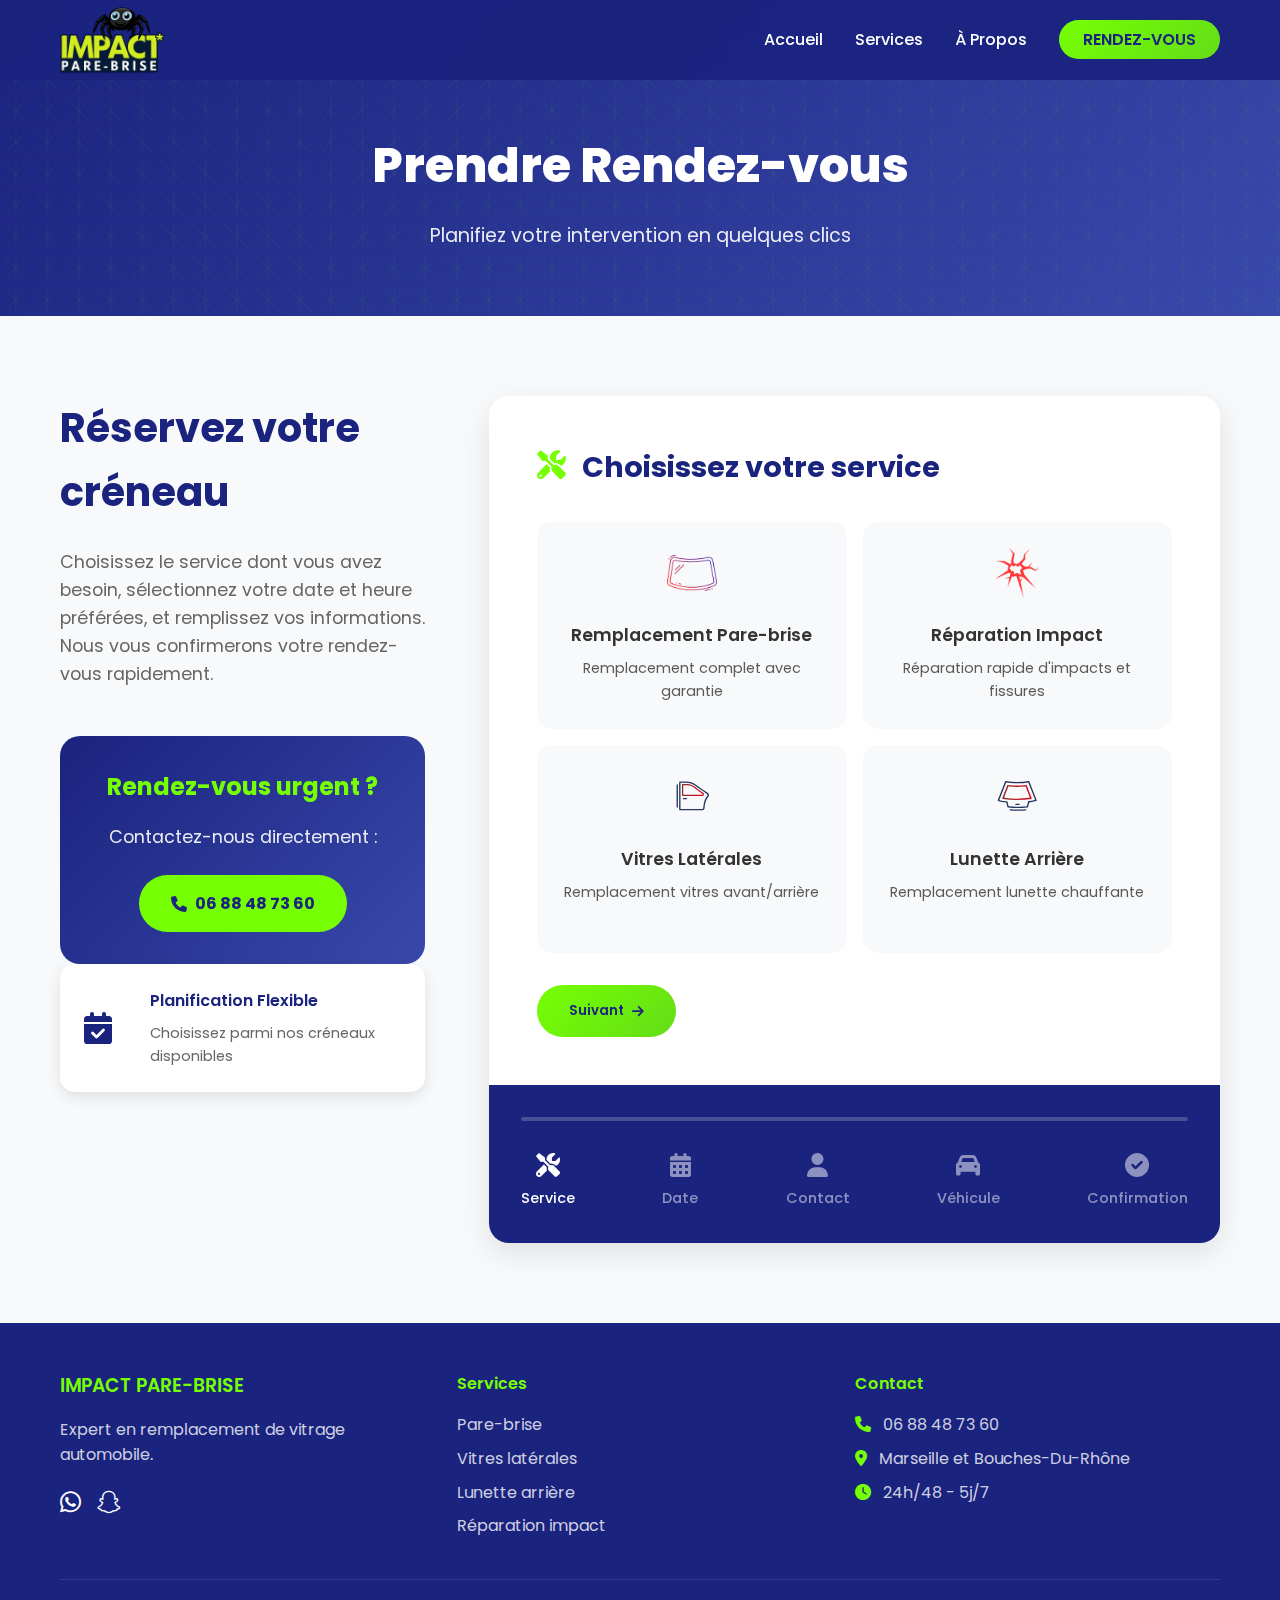
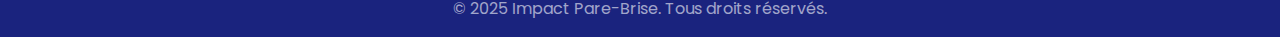
<file: Impact-parebrise/frontend/rendez-vous.html>
<!DOCTYPE html>
<html lang="fr">
<head>
    <meta charset="UTF-8">
    <meta name="viewport" content="width=device-width, initial-scale=1.0">
    <title>Rendez-vous - Impact Pare-Brise</title>
    <link rel="stylesheet" href="styles.css">
    <link href="https://fonts.googleapis.com/css2?family=Poppins:wght@300;400;600;700;800&display=swap" rel="stylesheet">
    <link rel="stylesheet" href="https://cdnjs.cloudflare.com/ajax/libs/font-awesome/6.0.0/css/all.min.css">
</head>
<body>
    <!-- Navigation -->
    <nav class="navbar">
        <div class="nav-container">
            <div class="nav-logo">
                <img src="logo-impact-parebrise.png" alt="Impact Pare-Brise" class="logo-image">
            </div>
            <ul class="nav-menu">
                <li><a href="index.html" class="nav-link">Accueil</a></li>
                <li><a href="services.html" class="nav-link">Services</a></li>
                <li><a href="about.html" class="nav-link">À Propos</a></li>
                <li><a href="rendez-vous.html" class="nav-link cta-button active">RENDEZ-VOUS</a></li>
            </ul>
            <div class="hamburger">
                <span></span>
                <span></span>
                <span></span>
            </div>
        </div>
    </nav>

    <!-- Page Header -->
    <section class="page-header">
        <div class="container">
            <h1>Prendre Rendez-vous</h1>
            <p>Planifiez votre intervention en quelques clics</p>
        </div>
    </section>

    <!-- Booking Section -->
    <section class="booking-section">
        <div class="container">
            <div class="booking-content">
                <div class="booking-info">
                    <h2>Réservez votre créneau</h2>
                    <p>Choisissez le service dont vous avez besoin, sélectionnez votre date et heure préférées, et remplissez vos informations. Nous vous confirmerons votre rendez-vous rapidement.</p>
                    
                    <div class="contact-emergency">
                        <h3>Rendez-vous urgent ?</h3>
                        <p>Contactez-nous directement :</p>
                        <a href="tel:0688487360" class="btn-emergency">
                            <i class="fas fa-phone"></i>
                            06 88 48 73 60
                        </a>
                    </div>

                    <div class="booking-features">
                        <div class="booking-feature">
                            <i class="fas fa-calendar-check"></i>
                            <div>
                                <h4>Planification Flexible</h4>
                                <p>Choisissez parmi nos créneaux disponibles</p>
                            </div>
                        </div>
                    </div>
                </div>

                <div class="booking-form-container">
                    <form class="booking-form" id="bookingForm">
                        <div class="form-step active" data-step="1">
                            <h3><i class="fas fa-tools"></i> Choisissez votre service</h3>
                            <div class="service-options service-options-grid">
                                <label class="service-option">
                                    <input type="radio" name="service" value="pare-brise" required>
                                    <div class="service-card-form">
                                        <img src="icone/pare-brise.png" alt="Pare-brise">
                                        <h4>Remplacement Pare-brise</h4>
                                        <p>Remplacement complet avec garantie</p>
                                    </div>
                                </label>
                                <label class="service-option">
                                    <input type="radio" name="service" value="reparation" required>
                                    <div class="service-card-form">
                                        <img src="icone/Reparation impact.png" alt="Réparation">
                                        <h4>Réparation Impact</h4>
                                        <p>Réparation rapide d'impacts et fissures</p>
                                    </div>
                                </label>
                                <label class="service-option">
                                    <input type="radio" name="service" value="vitre-laterale" required>
                                    <div class="service-card-form">
                                        <img src="icone/vitre-lateral.svg" alt="Vitre latérale">
                                        <h4>Vitres Latérales</h4>
                                        <p>Remplacement vitres avant/arrière</p>
                                    </div>
                                </label>
                                <label class="service-option">
                                    <input type="radio" name="service" value="lunette" required>
                                    <div class="service-card-form">
                                        <img src="icone/Lunette arriere.svg" alt="Lunette">
                                        <h4>Lunette Arrière</h4>
                                        <p>Remplacement lunette chauffante</p>
                                    </div>
                                </label>
                            </div>
                            <button type="button" class="btn-next" onclick="nextStep()">
                                Suivant <i class="fas fa-arrow-right"></i>
                            </button>
                        </div>

                        <div class="form-step" data-step="2">
                            <h3><i class="fas fa-calendar-alt"></i> Choisissez une date et un créneau</h3>
                            <div class="datetime-selection-container">
                                <div class="date-selection">
                                    <label>Date souhaitée :</label>
                                    <div class="custom-calendar">
                                        <div class="calendar-header">
                                            <button type="button" class="calendar-nav" id="prevMonth">
                                                <i class="fas fa-chevron-left"></i>
                                            </button>
                                            <div class="calendar-month-year" id="currentMonthYear"></div>
                                            <button type="button" class="calendar-nav" id="nextMonth">
                                                <i class="fas fa-chevron-right"></i>
                                            </button>
                                        </div>
                                        <div class="calendar-weekdays">
                                            <div class="weekday">Lun</div>
                                            <div class="weekday">Mar</div>
                                            <div class="weekday">Mer</div>
                                            <div class="weekday">Jeu</div>
                                            <div class="weekday">Ven</div>
                                            <div class="weekday">Sam</div>
                                            <div class="weekday">Dim</div>
                                        </div>
                                        <div class="calendar-days" id="calendarDays"></div>
                                    </div>
                                    <input type="hidden" id="appointment-date" name="date" required>
                                </div>
                                <div class="time-selection">
                                    <label>Créneaux disponibles :</label>
                                    <div class="time-slots">
                                        <label class="time-slot">
                                            <input type="radio" name="time" value="08:00" required>
                                            <span>08:00</span>
                                        </label>
                                        <label class="time-slot">
                                            <input type="radio" name="time" value="09:00" required>
                                            <span>09:00</span>
                                        </label>
                                        <label class="time-slot">
                                            <input type="radio" name="time" value="10:00" required>
                                            <span>10:00</span>
                                        </label>
                                        <label class="time-slot">
                                            <input type="radio" name="time" value="11:00" required>
                                            <span>11:00</span>
                                        </label>
                                        <label class="time-slot">
                                            <input type="radio" name="time" value="14:00" required>
                                            <span>14:00</span>
                                        </label>
                                        <label class="time-slot">
                                            <input type="radio" name="time" value="15:00" required>
                                            <span>15:00</span>
                                        </label>
                                        <label class="time-slot">
                                            <input type="radio" name="time" value="16:00" required>
                                            <span>16:00</span>
                                        </label>
                                        <label class="time-slot">
                                            <input type="radio" name="time" value="17:00" required>
                                            <span>17:00</span>
                                        </label>
                                    </div>
                                </div>
                            </div>
                            <div class="form-navigation">
                                <button type="button" class="btn-prev" onclick="prevStep()">
                                    <i class="fas fa-arrow-left"></i> Précédent
                                </button>
                                <button type="button" class="btn-next" onclick="nextStep()">
                                    Suivant <i class="fas fa-arrow-right"></i>
                                </button>
                            </div>
                        </div>

                        <div class="form-step" data-step="3">
                            <h3><i class="fas fa-user"></i> Vos informations</h3>
                            <div class="form-grid">
                                <div class="form-group">
                                    <label for="firstName">Prénom *</label>
                                    <input type="text" id="firstName" name="firstName" required>
                                </div>
                                <div class="form-group">
                                    <label for="lastName">Nom *</label>
                                    <input type="text" id="lastName" name="lastName" required>
                                </div>
                                <div class="form-group">
                                    <label for="phone">Téléphone *</label>
                                    <input type="tel" id="phone" name="phone" required>
                                </div>
                                <div class="form-group">
                                    <label for="email">Email *</label>
                                    <input type="email" id="email" name="email" required>
                                </div>
                                <div class="form-group full-width">
                                    <label>Lieu d'intervention *</label>
                                    <div>
                                        <label style="margin-right: 20px;">
                                            <input type="radio" name="lieu_intervention" value="domicile" required> Domicile
                                        </label>
                                        <label>
                                            <input type="radio" name="lieu_intervention" value="lieu_travail"> Lieu de travail
                                        </label>
                                    </div>
                                </div>
                                <div class="form-group full-width" id="adresse-intervention-group" style="display: none;">
                                    <label for="address">Adresse d'intervention *</label>
                                    <input type="text" id="address" name="address" placeholder="Adresse complète">
                                </div>
                            </div>
                            <div class="form-navigation">
                                <button type="button" class="btn-prev" onclick="prevStep()">
                                    <i class="fas fa-arrow-left"></i> Précédent
                                </button>
                                <button type="button" class="btn-next" onclick="nextStep()">
                                    Suivant <i class="fas fa-arrow-right"></i>
                                </button>
                            </div>
                        </div>

                        <div class="form-step" data-step="4">
                            <h3><i class="fas fa-car"></i> Informations véhicule & assurance</h3>
                            <div class="form-grid">
                                <div class="form-group">
                                    <label for="brand">Marque du véhicule *</label>
                                    <input type="text" id="brand" name="brand" required placeholder="ex: Renault">
                                </div>
                                <div class="form-group">
                                    <label for="model">Modèle *</label>
                                    <input type="text" id="model" name="model" required placeholder="ex: Clio">
                                </div>
                                <div class="form-group">
                                    <label for="year">Année *</label>
                                    <input type="number" id="year" name="year" required min="1990" max="2024" placeholder="ex: 2020">
                                </div>
                                <div class="form-group">
                                    <label for="license">Immatriculation *</label>
                                    <input type="text" id="license" name="license" required placeholder="ex: AB-123-CD">
                                </div>
                                <div class="form-group">
                                    <label for="insurance">Compagnie d'assurance *</label>
                                    <select id="insurance" name="insurance" required>
                                        <option value="">Sélectionnez votre assurance</option>
                                        <option value="abeille-assu">Abeille Assu</option>
                                        <option value="allianz">Allianz</option>
                                        <option value="assu-2000">Assu 2000</option>
                                        <option value="assureo">Assureo</option>
                                        <option value="axa">AXA</option>
                                        <option value="delta-assurance">Delta Assurance</option>
                                        <option value="direct-assurance">Direct Assurance</option>
                                        <option value="euro-assurance">Euro Assurance</option>
                                        <option value="eurofil">Eurofil</option>
                                        <option value="gan">GAN</option>
                                        <option value="generali">Generali</option>
                                        <option value="gmf">GMF</option>
                                        <option value="groupama">Groupama</option>
                                        <option value="l-olivier-assurance">L'Olivier Assurance</option>
                                        <option value="maaf">MAAF</option>
                                        <option value="macif">MACIF</option>
                                        <option value="maif">MAIF</option>
                                        <option value="matmut">Matmut</option>
                                        <option value="mma">MMA</option>
                                        <option value="ornikar">Ornikar</option>
                                        <option value="suravenir">Suravenir</option>
                                        <option value="swiss-life">Swiss Life</option>
                                        <option value="thelem">Thelem</option>
                                        <option value="autre">Autre</option>
                                    </select>
                                </div>
                                <div class="form-group" id="other-insurance-group" style="display: none;">
                                    <label for="otherInsurance">Nom de votre assurance *</label>
                                    <input type="text" id="otherInsurance" name="otherInsurance" placeholder="Précisez le nom de votre assurance">
                                </div>
                                <div class="form-group">
                                    <label for="policyNumber">Numéro de police d'assurance</label>
                                    <input type="text" id="policyNumber" name="policyNumber" placeholder="Optionnel">
                                </div>
                                <div class="form-group">
                                    <label for="carteGrise">Copie de la carte grise</label>
                                    <input type="file" id="carteGrise" name="carteGrise" accept="image/*,.pdf">
                                </div>
                                <div class="form-group">
                                    <label for="impactPhoto">Photo de l'impact (optionnel)</label>
                                    <input type="file" id="impactPhoto" name="impactPhoto" accept="image/*">
                                </div>
                                <div class="form-group full-width">
                                    <label for="description">Description du problème</label>
                                    <textarea id="description" name="description" rows="4" placeholder="Décrivez le problème rencontré (impact, fissure, bris total, etc.)"></textarea>
                                </div>
                            </div>
                            <div class="form-navigation">
                                <button type="button" class="btn-prev" onclick="prevStep()">
                                    <i class="fas fa-arrow-left"></i> Précédent
                                </button>
                                <button type="button" class="btn-next" onclick="nextStep()">
                                    Suivant <i class="fas fa-arrow-right"></i>
                                </button>
                            </div>
                        </div>

                        <div class="form-step" data-step="5">
                            <h3><i class="fas fa-check-circle"></i> Confirmation</h3>
                            <div class="booking-summary">
                                <div class="summary-section">
                                    <h4>Service sélectionné</h4>
                                    <p id="summary-service"></p>
                                </div>
                                <div class="summary-section">
                                    <h4>Date et heure</h4>
                                    <p id="summary-datetime"></p>
                                </div>
                                <div class="summary-section">
                                    <h4>Contact</h4>
                                    <p id="summary-contact"></p>
                                </div>
                                <div class="summary-section">
                                    <h4>Véhicule</h4>
                                    <p id="summary-vehicle"></p>
                                </div>
                                <div class="summary-section">
                                    <h4>Assurance</h4>
                                    <p id="summary-insurance"></p>
                                </div>
                            </div>
                            
                            <div class="terms-section">
                                <label class="checkbox-container">
                                    <input type="checkbox" id="terms" name="terms" required>
                                    <span class="checkmark"></span>
                                    J'accepte les <a href="#" target="_blank">conditions générales</a> et la <a href="#" target="_blank">politique de confidentialité</a>
                                </label>
                                <label class="checkbox-container">
                                    <input type="checkbox" id="newsletter" name="newsletter">
                                    <span class="checkmark"></span>
                                    Je souhaite recevoir les offres promotionnelles par email
                                </label>
                            </div>

                            <div class="form-navigation">
                                <button type="button" class="btn-prev" onclick="prevStep()">
                                    <i class="fas fa-arrow-left"></i> Précédent
                                </button>
                                <button type="submit" class="btn-submit">
                                    <i class="fas fa-calendar-check"></i> Confirmer le rendez-vous
                                </button>
                            </div>
                        </div>
                    </form>

                    <div class="form-progress">
                        <div class="progress-bar">
                            <div class="progress-fill"></div>
                        </div>
                        <div class="progress-steps">
                            <div class="progress-step active" data-step="1">
                                <i class="fas fa-tools"></i>
                                <span>Service</span>
                            </div>
                            <div class="progress-step" data-step="2">
                                <i class="fas fa-calendar-alt"></i>
                                <span>Date</span>
                            </div>
                            <div class="progress-step" data-step="3">
                                <i class="fas fa-user"></i>
                                <span>Contact</span>
                            </div>
                            <div class="progress-step" data-step="4">
                                <i class="fas fa-car"></i>
                                <span>Véhicule</span>
                            </div>
                            <div class="progress-step" data-step="5">
                                <i class="fas fa-check-circle"></i>
                                <span>Confirmation</span>
                            </div>
                        </div>
                    </div>
                </div>
            </div>
        </div>
    </section>

    <!-- Footer -->
    <footer class="footer">
        <div class="container">
            <div class="footer-content">
                <div class="footer-section">
                    <h3>IMPACT PARE-BRISE</h3>
                    <p>Expert en remplacement de vitrage automobile.</p>
                    <div class="social-links">
                        <a href="#"><i class="fab fa-whatsapp"></i></a>
                        <a href="#"><i class="fab fa-snapchat"></i></a>
                    </div>
                </div>
                <div class="footer-section">
                    <h4>Services</h4>
                    <ul>
                        <li><a href="#">Pare-brise</a></li>
                        <li><a href="#">Vitres latérales</a></li>
                        <li><a href="#">Lunette arrière</a></li>
                        <li><a href="#">Réparation impact</a></li>
                    </ul>
                </div>
                <div class="footer-section">
                    <h4>Contact</h4>
                    <p><i class="fas fa-phone"></i> 06 88 48 73 60</p>
                    <p><i class="fas fa-map-marker-alt"></i> Marseille et Bouches-Du-Rhône</p>
                    <p><i class="fas fa-clock"></i> 24h/48 - 5j/7</p>
                </div>
            </div>
            <div class="footer-bottom">
                <p>&copy; 2025 Impact Pare-Brise. Tous droits réservés.</p>
            </div>
        </div>
    </footer>

    <script src="script.js"></script>

    <!-- Blocked Client Modal -->
    <div id="blocked-modal" class="modal" style="display: none;">
        <div class="modal-content">
            <span class="close-button" onclick="closeModal('blocked-modal')">&times;</span>
            <div class="modal-header">
                <i class="fas fa-exclamation-triangle modal-icon"></i>
                <h2>Activité restreinte</h2>
            </div>
            <div class="modal-body">
                <p>Nous sommes désolés, mais en raison d'un non-respect de nos politiques internes, vous ne pouvez pas réserver de nouveau rendez-vous.</p>
                <p>Veuillez contacter notre personnel pour que votre situation soit examinée et potentiellement débloquée.</p>
                <p class="contact-info"><i class="fas fa-phone"></i> 06 88 48 73 60</p>
            </div>
            <div class="modal-footer">
                <button class="btn-modal-close" onclick="closeModal('blocked-modal')">Fermer</button>
            </div>
        </div>
    </div>
</body>
</html>
</file>
<file: frontend/styles.css>
/* Reset and Base Styles */
* {
    margin: 0;
    padding: 0;
    box-sizing: border-box;
}

body {
    font-family: 'Poppins', sans-serif;
    line-height: 1.6;
    color: #333;
    overflow-x: hidden;
}

.container {
    max-width: 1200px;
    margin: 0 auto;
    padding: 0 20px;
}

/* Navigation */
.navbar {
    position: fixed;
    top: 0;
    width: 100%;
    background: rgba(26, 35, 126, 0.95);
    backdrop-filter: blur(10px);
    z-index: 1000;
    padding: 0rem 0;
    transition: all 0.3s ease;
}

.nav-container {
    max-width: 1200px;
    margin: 0 auto;
    padding: 0 20px;
    display: flex;
    justify-content: space-between;
    align-items: center;
    height: 80px;
}

.nav-logo .logo-image {
    height: 104px;
    width: auto;
    max-width: 482px;
}

.nav-logo h2 {
    color: white;
    font-weight: 800;
    font-size: 1.5rem;
}

.logo-accent {
    color: #76ff03;
}

.nav-menu {
    display: flex;
    list-style: none;
    gap: 2rem;
}

.nav-link {
    color: white;
    text-decoration: none;
    font-weight: 500;
    transition: color 0.3s ease;
    position: relative;
}

.nav-link:hover,
.nav-link.active {
    color: #76ff03;
}

.nav-link::after {
    content: '';
    position: absolute;
    bottom: -5px;
    left: 0;
    width: 0;
    height: 2px;
    background: #76ff03;
    transition: width 0.3s ease;
}

.nav-link:hover::after,
.nav-link.active::after {
    width: 100%;
}

.cta-button {
    background: linear-gradient(135deg, #76ff03, #64dd17);
    color: #1a237e !important;
    padding: 0.5rem 1.5rem;
    border-radius: 25px;
    font-weight: 600;
}

.cta-button::after {
    display: none;
}

.hamburger {
    display: none;
    flex-direction: column;
    cursor: pointer;
}

.hamburger span {
    width: 25px;
    height: 3px;
    background: white;
    margin: 3px 0;
    transition: 0.3s;
}

/* Hero Section */
.hero {
    min-height: 100vh;
    background: linear-gradient(135deg, #1a237e 0%, #3949ab 100%);
    position: relative;
    display: flex;
    align-items: center;
    overflow: hidden;
}

.hero-background {
    position: absolute;
    top: 0;
    left: 0;
    width: 100%;
    height: 100%;
    background: url('data:image/svg+xml,<svg xmlns="http://www.w3.org/2000/svg" viewBox="0 0 1000 1000"><defs><pattern id="crack" patternUnits="userSpaceOnUse" width="100" height="100"><path d="M10,10 L90,90 M20,80 L80,20 M50,10 L50,90" stroke="rgba(118,255,3,0.1)" stroke-width="2" fill="none"/></pattern></defs><rect width="100%" height="100%" fill="url(%23crack)"/></svg>');
}

.glass-effect {
    position: absolute;
    top: 0;
    left: 0;
    width: 100%;
    height: 100%;
    background: radial-gradient(circle at 30% 70%, rgba(118, 255, 3, 0.1) 0%, transparent 50%);
}

.hero-content {
    display: grid;
    grid-template-columns: 1fr 1fr;
    gap: 4rem;
    align-items: center;
    max-width: 1200px;
    margin: 0 auto;
    padding: 0 20px;
    position: relative;
    z-index: 2;
}

.hero-text h1 {
    font-size: 4rem;
    font-weight: 800;
    color: white;
    line-height: 1.1;
    margin-bottom: 1rem;
}

.hero-accent {
    color: #76ff03;
    text-shadow: 0 0 20px rgba(118, 255, 3, 0.5);
}

.hero-subtitle {
    font-size: 1.2rem;
    color: rgba(255, 255, 255, 0.9);
    margin-bottom: 2rem;
}

.hero-features {
    display: grid;
    grid-template-columns: repeat(2, 1fr);
    gap: 1rem;
    margin-bottom: 2rem;
}

.feature-card {
    background: rgba(255, 255, 255, 0.1);
    backdrop-filter: blur(10px);
    padding: 1rem;
    border-radius: 10px;
    text-align: center;
    border: 1px solid rgba(118, 255, 3, 0.2);
}

.feature-card i {
    font-size: 1.5rem;
    color: white;
    margin-bottom: 0.5rem;
}

.feature-card h3 {
    color: white;
    font-size: 0.9rem;
    font-weight: 600;
    margin-bottom: 0.25rem;
}

.feature-card p {
    color: rgba(255, 255, 255, 0.8);
    font-size: 0.8rem;
}

.hero-cta {
    display: flex;
    gap: 1rem;
    flex-wrap: wrap;
}

.btn-primary,
.btn-secondary {
    display: inline-flex;
    align-items: center;
    gap: 0.5rem;
    padding: 1rem 2rem;
    border-radius: 30px;
    text-decoration: none;
    font-weight: 600;
    transition: all 0.3s ease;
    border: none;
    cursor: pointer;
}

.btn-primary {
    background: linear-gradient(135deg, #76ff03, #64dd17);
    color: #1a237e;
    box-shadow: 0 4px 15px rgba(118, 255, 3, 0.3);
}

.btn-primary:hover {
    transform: translateY(-2px) scale(1.02);
    box-shadow: 0 6px 20px rgba(118, 255, 3, 0.4);
    animation: buttonGlow 0.5s ease-in-out;
}

@keyframes buttonGlow {
    0% { box-shadow: 0 6px 20px rgba(118, 255, 3, 0.4); }
    50% { box-shadow: 0 8px 30px rgba(118, 255, 3, 0.6), 0 0 15px rgba(118, 255, 3, 0.3); }
    100% { box-shadow: 0 6px 20px rgba(118, 255, 3, 0.4); }
}

.btn-secondary {
    background: transparent;
    color: white;
    border: 2px solid rgba(255, 255, 255, 0.3);
}

.btn-secondary:hover {
    background: rgba(255, 255, 255, 0.1);
    border-color: #76ff03;
}

.hero-image {
    position: relative;
    text-align: center;
}

.hero-image img {
    max-width: 73%;
    height: auto;
    filter: drop-shadow(0 10px 30px rgba(0, 0, 0, 0.3));
    transform: scale(1.755); /* Keep the original scale */
    opacity: 0; /* Initial state for animation */
    animation: slideInFromRightWithScale 1s ease-out forwards;
    animation-delay: 0.8s;
}

.floating-car {
    /* Animation removed */
}

.floating-badge,
.floating-badge-2,
.floating-badge-3 {
    display: none;
}

/* Animations pour le hero */
@keyframes slideInFromLeft {
    0% {
        transform: translateX(-100%);
        opacity: 0;
    }
    100% {
        transform: translateX(0);
        opacity: 1;
    }
}

@keyframes slideInFromRight {
    0% {
        transform: translateX(100%);
        opacity: 0;
    }
    100% {
        transform: translateX(0);
        opacity: 1;
    }
}

@keyframes slideInFromRightWithScale {
    0% {
        transform: translateX(100%) scale(1.755);
        opacity: 0;
    }
    100% {
        transform: translateX(0) scale(1.755);
        opacity: 1;
    }
}

@keyframes fadeInScale {
    0% {
        opacity: 0;
        transform: scale(0.9);
    }
    100% {
        opacity: 1;
        transform: scale(1);
    }
}

/* Appliquer les animations aux éléments du hero */
.hero-text h1 {
    opacity: 0;
    animation: slideInFromLeft 0.8s ease-out forwards;
    animation-delay: 0.2s;
}

.hero-subtitle {
    opacity: 0;
    animation: slideInFromLeft 0.8s ease-out forwards;
    animation-delay: 0.4s;
}

.hero-features {
    opacity: 0;
    animation: fadeInScale 0.8s ease-out forwards;
    animation-delay: 0.6s;
}

.hero-cta {
    opacity: 0;
    animation: fadeInScale 0.8s ease-out forwards;
    animation-delay: 0.8s;
}

.floating-badge i,
.floating-badge-2 i,
.floating-badge-3 i {
    font-size: 1.5rem;
    margin-bottom: 0.5rem;
    display: block;
}

.floating-badge i {
    color: #1a237e;
}

.floating-badge-2 i {
    color: #1a237e;
}

.floating-badge-3 i {
    color: #1a237e;
}

.floating-badge span,
.floating-badge-2 span,
.floating-badge-3 span {
    display: block;
    font-weight: 600;
}

.floating-badge span {
    color: #1a237e;
}

.floating-badge-2 span {
    color: #1a237e;
}

.floating-badge-3 span {
    color: #1a237e;
}

.floating-badge small,
.floating-badge-2 small,
.floating-badge-3 small {
    font-size: 0.8rem;
}

.floating-badge small {
    color: #666;
}

.floating-badge-2 small {
    color: #666;
}

.floating-badge-3 small {
    color: #666;
}

@keyframes float {
    0%, 100% { transform: translateY(0px); }
    50% { transform: translateY(-10px); }
}

@keyframes floatCar {
    0%, 100% { transform: scale(1.4) translateY(0px); }
    50% { transform: scale(1.4) translateY(-15px); }
}

/* New Animations for sections */
@keyframes fadeInUp {
    0% {
        opacity: 0;
        transform: translateY(20px);
    }
    100% {
        opacity: 1;
        transform: translateY(0);
    }
}

@keyframes scaleIn {
    0% {
        opacity: 0;
        transform: scale(0.8);
    }
    100% {
        opacity: 1;
        transform: scale(1);
    }
}

/* Windshield Section */
.windshield-section {
    padding: 5rem 0;
    background: white;
}

.windshield-section .windshield-image,
.windshield-section .windshield-text {
    opacity: 0;
    transform: translateY(20px);
    transition: opacity 0.8s ease-out, transform 0.8s ease-out;
}

.windshield-section.animate .windshield-image {
    opacity: 1;
    transform: translateY(0);
    animation: slideInFromLeft 0.8s ease-out forwards;
}

.windshield-section.animate .windshield-text {
    opacity: 1;
    transform: translateY(0);
    animation: slideInFromRight 0.8s ease-out forwards;
}

.windshield-section .highlight-item {
    opacity: 0;
    transform: translateY(20px);
    transition: opacity 0.6s ease-out, transform 0.6s ease-out;
}

.windshield-section.animate .highlight-item {
    opacity: 1;
    transform: translateY(0);
    animation: fadeInUp 0.6s ease-out forwards;
}

/* Services Section */
.services-section {
    padding: 6rem 0;
    background: #f8f9fa;
}

.services-section .section-title,
.services-section .section-subtitle {
    opacity: 0;
    transform: translateY(20px);
    transition: opacity 0.8s ease-out, transform 0.8s ease-out;
}

.services-section.animate .section-title,
.services-section.animate .section-subtitle {
    opacity: 1;
    transform: translateY(0);
    animation: fadeInUp 0.8s ease-out forwards;
}

.services-section .service-card-main,
.services-section .service-card {
    opacity: 0;
    transform: scale(0.9);
    transition: opacity 0.8s ease-out, transform 0.8s ease-out;
}

.services-section.animate .service-card-main,
.services-section.animate .service-card {
    opacity: 1;
    transform: scale(1);
    animation: fadeInScale 0.8s ease-out forwards;
}

/* Process Section */
.process-section {
    padding: 5rem 0;
    background: white;
}

.process-section .section-title {
    opacity: 0;
    transform: translateY(20px);
    transition: opacity 0.8s ease-out, transform 0.8s ease-out;
}

.process-section.animate .section-title {
    opacity: 1;
    transform: translateY(0);
    animation: fadeInUp 0.8s ease-out forwards;
}

.process-section .step {
    opacity: 0;
    transform: translateY(20px);
    transition: opacity 0.6s ease-out, transform 0.6s ease-out;
}

.process-section.animate .step {
    opacity: 1;
    transform: translateY(0);
    animation: fadeInUp 0.6s ease-out forwards;
}

.windshield-content {
    display: grid;
    grid-template-columns: 1fr 1fr;
    gap: 4rem;
    align-items: center;
}

.windshield-image {
    text-align: center;
}

.windshield-img {
    max-width: 100%;
    height: auto;
    object-fit: contain;
    border-radius: 20px;
    box-shadow: 0 10px 30px rgba(0, 0, 0, 0.1);
}

.windshield-text h2 {
    color: #1a237e;
    font-size: 2.5rem;
    font-weight: 700;
    margin-bottom: 2rem;
}

.windshield-text p {
    color: #666;
    font-size: 1.1rem;
    line-height: 1.6;
    margin-bottom: 3rem;
}

.insurance-partners h3 {
    color: #1a237e;
    font-size: 1.3rem;
    font-weight: 600;
    margin-bottom: 1.5rem;
}

.insurance-logos-compact {
    display: flex;
    gap: 1.5rem;
    flex-wrap: wrap;
    align-items: center;
}

.insurance-logos-compact img {
    height: 40px;
    width: auto;
    filter: grayscale(100%);
    transition: all 0.3s ease;
}

.insurance-logos-compact img:hover {
    filter: grayscale(0%);
    transform: scale(1.1);
}

.expertise-highlights h3 {
    color: #1a237e;
    font-size: 1.3rem;
    font-weight: 600;
    margin-bottom: 1.5rem;
}

.highlights-list {
    display: grid;
    grid-template-columns: repeat(2, 1fr);
    gap: 1rem;
}

.highlight-item {
    display: flex;
    align-items: center;
    gap: 1rem;
    padding: 1rem;
    background: #f8f9fa;
    border-radius: 10px;
    transition: all 0.3s ease;
}

.highlight-item:hover {
    background: #e8f5e8;
    transform: translateY(-2px);
}

.highlight-item i {
    color: #76ff03;
    font-size: 1.5rem;
    min-width: 24px;
}

.highlight-item span {
    color: #1a237e;
    font-weight: 600;
}

/* Offer Section */
.offer-section {
    background: linear-gradient(135deg, #1a237e, #3949ab);
    padding: 4rem 0;
    position: relative;
    /* overflow: hidden; */ /* Supprimé pour permettre aux images de déborder */
}

.offer-section::before {
    content: '';
    position: absolute;
    top: 0;
    left: 0;
    width: 100%;
    height: 100%;
    background-image: url('fissure.png');
    background-size: contain;
    background-position: center;
    background-repeat: no-repeat;
    opacity: 0.6;
    z-index: 1;
}

.offer-section::after {
    content: '';
    position: absolute;
    top: 0;
    left: 0;
    width: 100%;
    height: 100%;
    background: linear-gradient(135deg, #1a237e 0%, #3949ab 100%);
    opacity: 0.8;
    z-index: 1;
}

.offer-content {
    text-align: center;
    position: relative;
    z-index: 3;
}

.offer-badge {
    background: #76ff03;
    color: #1a237e;
    padding: 0.5rem 2rem;
    border-radius: 25px;
    font-weight: 700;
    display: inline-block;
    margin-bottom: 1rem;
    animation: pulse 2s infinite;
}

@keyframes pulse {
    0%, 100% { transform: scale(1); }
    50% { transform: scale(1.05); }
}

.offer-content h2 {
    font-size: 3rem;
    color: white;
    font-weight: 800;
    margin-bottom: 1rem;
}

.offer-plus {
    font-size: 4rem;
    color: #76ff03;
    font-weight: 800;
    margin: 1rem 0;
}

.offer-content h3 {
    font-size: 2.5rem;
    color: white;
    font-weight: 700;
    margin-bottom: 0.5rem;
}

.offer-content h3 span {
    color: #76ff03;
    font-size: 1.5rem;
    display: block;
}

.offer-content h3 span::before {
    content: "OU ";
    color: #76ff03;
}

.offer-content h3 span::after {
    content: " OU";
    color: #76ff03;
}

.offer-brand {
    color: rgba(255, 255, 255, 0.8);
    font-style: italic;
    margin-bottom: 2rem;
    display: none;
}

.btn-offer {
    background: linear-gradient(135deg, #76ff03, #64dd17);
    color: #1a237e;
    padding: 1rem 3rem;
    border-radius: 30px;
    text-decoration: none;
    font-weight: 700;
    font-size: 1.1rem;
    display: inline-block;
    transition: all 0.3s ease;
    box-shadow: 0 4px 15px rgba(118, 255, 3, 0.3);
}

.btn-offer:hover {
    transform: translateY(-3px);
    box-shadow: 0 6px 25px rgba(118, 255, 3, 0.4);
}

/* Green triangles decoration */
.offer-section .triangle {
    position: absolute;
    z-index: 2;
}

.offer-section .triangle-1 {
    top: 10%;
    left: 5%;
    width: 0;
    height: 0;
    border-left: 20px solid transparent;
    border-right: 20px solid transparent;
    border-bottom: 60px solid #76ff03;
    border-radius: 0 0 50% 50%;
    transform: rotate(15deg);
    animation: float 4s ease-in-out infinite;
    clip-path: polygon(50% 0%, 0% 100%, 100% 100%);
}

.offer-section .triangle-2 {
    top: 20%;
    right: 10%;
    width: 0;
    height: 0;
    border-left: 15px solid transparent;
    border-right: 15px solid transparent;
    border-bottom: 45px solid #76ff03;
    transform: rotate(-25deg);
    animation: float 4s ease-in-out infinite 1s;
    clip-path: polygon(50% 0%, 0% 100%, 100% 100%);
}

.offer-section .triangle-3 {
    bottom: 15%;
    left: 15%;
    width: 0;
    height: 0;
    border-left: 18px solid transparent;
    border-right: 18px solid transparent;
    border-bottom: 55px solid #76ff03;
    transform: rotate(45deg);
    animation: float 4s ease-in-out infinite 2s;
    clip-path: polygon(50% 0%, 0% 100%, 100% 100%);
}

.offer-section .triangle-4 {
    bottom: 25%;
    right: 5%;
    width: 0;
    height: 0;
    border-left: 12px solid transparent;
    border-right: 12px solid transparent;
    border-bottom: 35px solid #76ff03;
    transform: rotate(-15deg);
    animation: float 4s ease-in-out infinite 3s;
    clip-path: polygon(50% 0%, 0% 100%, 100% 100%);
}

/* Services Section */
.services-section {
    padding: 6rem 0;
    background: #f8f9fa;
}

.section-title {
    text-align: center;
    font-size: 2.8rem;
    color: #1a237e;
    margin-bottom: 1rem;
    font-weight: 800;
}

.section-subtitle {
    text-align: center;
    font-size: 1.1rem;
    color: #666;
    margin-bottom: 4rem;
    max-width: 600px;
    margin-left: auto;
    margin-right: auto;
}

.services-layout {
    display: grid;
    grid-template-columns: 1fr;
    gap: 2rem;
}

.main-services {
    display: grid;
    grid-template-columns: repeat(auto-fit, minmax(300px, 1fr));
    gap: 2rem;
}

.service-card-main {
    border-radius: 20px;
    overflow: hidden;
    position: relative;
    color: white;
    min-height: 400px;
    display: flex;
    align-items: flex-end;
    padding: 2rem;
    transition: transform 0.4s ease, box-shadow 0.4s ease;
    box-shadow: 0 10px 30px rgba(0, 0, 0, 0.2);
}

.service-card-main:hover {
    transform: translateY(-10px);
    box-shadow: 0 20px 40px rgba(0, 0, 0, 0.3);
}

.service-card-main::before {
    content: '';
    position: absolute;
    top: 0;
    left: 0;
    width: 100%;
    height: 100%;
    background-size: cover;
    background-position: center;
    transition: transform 0.4s ease;
}

.service-card-main:hover .service-video {
    transform: scale(1.05);
}

.service-video {
    position: absolute;
    top: 0;
    left: 0;
    width: 100%;
    height: 100%;
    object-fit: cover;
    z-index: 1;
    transition: transform 0.4s ease;
}

.service-card-main::before {
    background-image: linear-gradient(rgba(0,0,0,0.4), rgba(0,0,0,0.7));
    z-index: 2;
}

.service-card-main-content {
    position: relative;
    z-index: 2;
}

.service-card-main img {
    width: 70px;
    height: 70px;
    margin-bottom: 1.5rem;
    background: rgba(255, 255, 255, 0.1);
    padding: 10px;
    border-radius: 50%;
}

.service-card-main h3 {
    font-size: 1.8rem;
    font-weight: 700;
    margin-bottom: 1rem;
}

.service-card-main p {
    font-size: 1rem;
    margin-bottom: 2rem;
    opacity: 0.9;
}

.btn-service {
    background: #76ff03;
    color: #1a237e;
    padding: 0.8rem 1.5rem;
    border-radius: 25px;
    text-decoration: none;
    font-weight: 600;
    display: inline-flex;
    align-items: center;
    gap: 0.5rem;
    transition: all 0.3s ease;
}

.btn-service:hover {
    background: white;
    transform: scale(1.05);
}

.other-services-grid {
    display: grid;
    grid-template-columns: repeat(auto-fit, minmax(200px, 1fr));
    gap: 1.5rem;
}

.service-card {
    background: white;
    padding: 2rem 1.5rem;
    border-radius: 15px;
    text-align: center;
    box-shadow: 0 5px 20px rgba(0, 0, 0, 0.08);
    transition: all 0.3s ease;
    border: 2px solid transparent;
}

.service-card:hover {
    transform: translateY(-5px);
    box-shadow: 0 10px 25px rgba(0, 0, 0, 0.12);
    border-color: #76ff03;
}

.service-card img {
    width: 50px;
    height: 50px;
    margin-bottom: 1rem;
}

.service-card h3 {
    color: #1a237e;
    font-size: 1.2rem;
    margin-bottom: 0.5rem;
    font-weight: 600;
}

.service-card p {
    color: #666;
    font-size: 0.9rem;
    line-height: 1.5;
}

/* Process Section */
.process-section {
    padding: 5rem 0;
    background: white;
}

.process-steps {
    display: grid;
    grid-template-columns: repeat(auto-fit, minmax(250px, 1fr));
    gap: 2rem;
}

.step {
    text-align: center;
    position: relative;
}

.step img {
    width: 80px;
    height: 80px;
    margin-bottom: 1rem;
}

.step h3 {
    color: #1a237e;
    font-size: 1.2rem;
    margin-bottom: 1rem;
    font-weight: 600;
}

.step p {
    color: #666;
    line-height: 1.6;
}

/* Insurance Section */
.insurance-section {
    padding: 4rem 0;
    background: #f8f9fa;
}

.section-subtitle {
    text-align: center;
    color: #666;
    margin-bottom: 3rem;
    font-size: 1.1rem;
}

.insurance-logos-container {
    overflow: hidden;
    width: 100%;
    margin: 0 auto;
}

.insurance-logos-scroll {
    display: flex;
    align-items: center;
    gap: 4rem;
    animation: scrollLogos 20s linear infinite;
    width: calc(200% + 4rem);
}

@keyframes scrollLogos {
    0% {
        transform: translateX(0);
    }
    100% {
        transform: translateX(-50%);
    }
}

.insurance-logos-scroll img {
    height: 60px;
    width: auto;
    transition: all 0.3s ease;
    flex-shrink: 0;
}

.insurance-logos-scroll img:hover {
    transform: scale(1.1);
}

.insurance-logos-container:hover .insurance-logos-scroll {
    animation-play-state: paused;
}

/* Trust Section */
.trust-section {
    padding: 5rem 0;
    background: linear-gradient(135deg, #1a237e, #3949ab);
    color: white;
    text-align: center;
}

.trust-section h2 {
    font-size: 2.5rem;
    margin-bottom: 3rem;
    font-weight: 700;
}

.trust-features {
    display: grid;
    grid-template-columns: repeat(auto-fit, minmax(250px, 1fr));
    gap: 2rem;
}

.trust-item {
    background: rgba(255, 255, 255, 0.1);
    backdrop-filter: blur(10px);
    padding: 2rem;
    border-radius: 15px;
    border: 1px solid rgba(118, 255, 3, 0.2);
}

.trust-item img {
    width: 60px;
    height: 60px;
    margin-bottom: 1rem;
}

.trust-item h3 {
    font-size: 1.3rem;
    margin-bottom: 1rem;
    font-weight: 600;
}

.trust-item p {
    color: rgba(255, 255, 255, 0.9);
}

/* Footer */
.footer {
    background: #1a237e;
    color: white;
    padding: 3rem 0 1rem;
}

.footer-content {
    display: grid;
    grid-template-columns: repeat(auto-fit, minmax(250px, 1fr));
    gap: 2rem;
    margin-bottom: 2rem;
}

.footer-logo {
    height: 120px;
    width: auto;
    margin-bottom: 1rem;
}

.footer-section h3,
.footer-section h4 {
    color: #76ff03;
    margin-bottom: 1rem;
    font-weight: 600;
}

.footer-section ul {
    list-style: none;
}

.footer-section ul li {
    margin-bottom: 0.5rem;
}

.footer-section ul li a {
    color: rgba(255, 255, 255, 0.8);
    text-decoration: none;
    transition: color 0.3s ease;
}

.footer-section ul li a:hover {
    color: #76ff03;
}

.footer-section p {
    color: rgba(255, 255, 255, 0.8);
    margin-bottom: 0.5rem;
}

.footer-section p i {
    color: #76ff03;
    margin-right: 0.5rem;
}

.social-links {
    display: flex;
    gap: 1rem;
    margin-top: 1rem;
}

.social-links a {
    color: white;
    font-size: 1.5rem;
    transition: color 0.3s ease;
}

.social-links a:hover {
    color: #76ff03;
}

.footer-bottom {
    border-top: 1px solid rgba(255, 255, 255, 0.1);
    padding-top: 1rem;
    text-align: center;
}

.footer-bottom p {
    color: rgba(255, 255, 255, 0.6);
}

/* Responsive Design */
@media (max-width: 768px) {
    .hamburger {
        display: flex;
    }
    
    .nav-menu {
        position: fixed;
        left: -100%;
        top: 70px;
        flex-direction: column;
        background-color: rgba(26, 35, 126, 0.95);
        width: 100%;
        text-align: center;
        transition: 0.3s;
        padding: 2rem 0;
    }
    
    .nav-menu.active {
        left: 0;
    }
    
    .hero-content {
        grid-template-columns: 1fr;
        text-align: center;
        gap: 2rem;
    }
    
    .hero-text h1 {
        font-size: 2.5rem;
    }
    
    .hero-features {
        grid-template-columns: 1fr;
    }
    
    .hero-cta {
        justify-content: center;
    }
    
    .floating-badge {
        position: static;
        margin-top: 1rem;
        display: inline-block;
    }
    
    .offer-content h2 {
        font-size: 2rem;
    }
    
    .offer-content h3 {
        font-size: 1.8rem;
    }
    
    .services-grid {
        grid-template-columns: 1fr;
    }
    
    .process-steps {
        grid-template-columns: 1fr;
    }
    
    .insurance-logos {
        gap: 1.5rem;
    }
    
    .insurance-logos img {
        height: 40px;
    }
    
    .trust-features {
        grid-template-columns: 1fr;
    }
    
    .footer-content {
        grid-template-columns: 1fr;
        text-align: center;
    }
}

@media (max-width: 480px) {
    .hero-text h1 {
        font-size: 2rem;
    }
    
    .section-title {
        font-size: 2rem;
    }
    
    .offer-content h2 {
        font-size: 1.5rem;
    }
    
    .offer-content h3 {
        font-size: 1.3rem;
    }
    
    .trust-section h2 {
        font-size: 2rem;
    }
}

/* Page Header Styles */
.page-header {
    background: linear-gradient(135deg, #1a237e 0%, #3949ab 100%);
    padding: 8rem 0 4rem;
    text-align: center;
    color: white;
    position: relative;
    overflow: hidden;
}

.page-header::before {
    content: '';
    position: absolute;
    top: 0;
    left: 0;
    width: 100%;
    height: 100%;
    background: url('data:image/svg+xml,<svg xmlns="http://www.w3.org/2000/svg" viewBox="0 0 1000 1000"><defs><pattern id="crack" patternUnits="userSpaceOnUse" width="100" height="100"><path d="M10,10 L90,90 M20,80 L80,20 M50,10 L50,90" stroke="rgba(118,255,3,0.1)" stroke-width="2" fill="none"/></pattern></defs><rect width="100%" height="100%" fill="url(%23crack)"/></svg>');
}

.page-header h1 {
    font-size: 3rem;
    font-weight: 800;
    margin-bottom: 1rem;
    position: relative;
    z-index: 2;
}

.page-header p {
    font-size: 1.2rem;
    opacity: 0.9;
    position: relative;
    z-index: 2;
}

/* Services Detail Styles */
.services-detail {
    padding: 5rem 0;
    background: #f8f9fa;
}

.service-detail-card {
    background: white;
    border-radius: 20px;
    overflow: hidden;
    margin-bottom: 3rem;
    box-shadow: 0 10px 30px rgba(0, 0, 0, 0.1);
    transition: all 0.3s ease;
}

.service-detail-card:hover {
    transform: translateY(-5px);
    box-shadow: 0 15px 40px rgba(0, 0, 0, 0.15);
}

.service-detail-content {
    display: grid;
    grid-template-columns: 1fr 1fr;
    align-items: center;
    min-height: 400px;
}

.service-detail-card.reverse .service-detail-content {
    grid-template-columns: 1fr 1fr;
}

.service-detail-card.reverse .service-detail-text {
    order: 2;
}

.service-detail-card.reverse .service-detail-image {
    order: 1;
}

.service-detail-text {
    padding: 3rem;
}

.service-icon {
    width: 60px;
    height: 60px;
    margin-bottom: 1.5rem;
}

.service-detail-text h2 {
    color: #1a237e;
    font-size: 2rem;
    font-weight: 700;
    margin-bottom: 1rem;
}

.service-detail-text p {
    color: #666;
    font-size: 1.1rem;
    line-height: 1.6;
    margin-bottom: 2rem;
}

.service-features {
    list-style: none;
    margin-bottom: 2rem;
}

.service-features li {
    display: flex;
    align-items: center;
    margin-bottom: 0.75rem;
    color: #333;
}

.service-features li i {
    color: #1a237e;
    margin-right: 1rem;
    font-size: 1.1rem;
}

.service-detail-image {
    height: 400px;
    overflow: hidden;
}

.service-detail-image img {
    width: 100%;
    height: 100%;
    object-fit: cover;
    transition: transform 0.3s ease;
    border-radius: 20px;
}

.service-detail-card:hover .service-detail-image img {
    transform: scale(1.05);
}

/* Additional Services */
.additional-services {
    padding: 5rem 0;
    background: white;
}

.additional-grid {
    display: grid;
    grid-template-columns: repeat(auto-fit, minmax(250px, 1fr));
    gap: 2rem;
}

.additional-card {
    text-align: center;
    padding: 2rem;
    background: #f8f9fa;
    border-radius: 15px;
    transition: all 0.3s ease;
    border: 2px solid transparent;
}

.additional-card:hover {
    background: white;
    border-color: #76ff03;
    transform: translateY(-5px);
    box-shadow: 0 10px 30px rgba(0, 0, 0, 0.1);
}

.additional-card i {
    font-size: 3rem;
    color: #1a237e;
    margin-bottom: 1rem;
}

.additional-card h3 {
    color: #1a237e;
    font-size: 1.3rem;
    font-weight: 600;
    margin-bottom: 1rem;
}

.additional-card p {
    color: #666;
    line-height: 1.6;
}

/* CTA Section */
.cta-section {
    background: linear-gradient(135deg, #1a237e, #3949ab);
    padding: 5rem 0;
    text-align: center;
    color: white;
}

.cta-content h2 {
    font-size: 2.5rem;
    font-weight: 700;
    margin-bottom: 1rem;
}

.cta-content p {
    font-size: 1.2rem;
    margin-bottom: 2rem;
    opacity: 0.9;
}

.cta-buttons {
    display: flex;
    gap: 1rem;
    justify-content: center;
    flex-wrap: wrap;
}

/* Responsive for Services Page */
@media (max-width: 768px) {
    .page-header {
        padding: 6rem 0 3rem;
    }
    
    .page-header h1 {
        font-size: 2.5rem;
    }
    
    .service-detail-content {
        grid-template-columns: 1fr;
    }
    
    .service-detail-card.reverse .service-detail-text,
    .service-detail-card.reverse .service-detail-image {
        order: unset;
    }
    
    .service-detail-text {
        padding: 2rem;
    }
    
    .service-detail-image {
        height: 250px;
    }
    
    .additional-grid {
        grid-template-columns: 1fr;
    }
    
    .cta-buttons {
        flex-direction: column;
        align-items: center;
    }
}

@media (max-width: 480px) {
    .page-header h1 {
        font-size: 2rem;
    }
    
    .service-detail-text h2 {
        font-size: 1.5rem;
    }
    
    .cta-content h2 {
        font-size: 2rem;
    }
}

/* About Page Styles */
.about-section {
    padding: 5rem 0;
    background: white;
}

.about-content {
    display: grid;
    grid-template-columns: 1fr 1fr;
    gap: 4rem;
    align-items: center;
}

.about-text h2 {
    color: #1a237e;
    font-size: 2.5rem;
    font-weight: 700;
    margin-bottom: 2rem;
}

.about-text p {
    color: #666;
    font-size: 1.1rem;
    line-height: 1.6;
    margin-bottom: 1.5rem;
}

.stats {
    display: grid;
    grid-template-columns: repeat(2, 1fr);
    gap: 2rem;
    margin-top: 3rem;
}

.stat-item {
    text-align: center;
    padding: 1.5rem;
    background: #f8f9fa;
    border-radius: 15px;
    border: 2px solid transparent;
    transition: all 0.3s ease;
}

.stat-item:hover {
    border-color: #76ff03;
    transform: translateY(-5px);
}

.stat-item h3 {
    color: #1a237e;
    font-size: 2.5rem;
    font-weight: 800;
    margin-bottom: 0.5rem;
}

.stat-item p {
    color: #666;
    font-weight: 600;
    margin: 0;
}

.about-image img {
    width: 100%;
    height: auto;
    border-radius: 20px;
    box-shadow: 0 10px 30px rgba(0, 0, 0, 0.1);
}

/* Values Section */
.values-section {
    padding: 5rem 0;
    background: #f8f9fa;
}

.values-grid {
    display: grid;
    grid-template-columns: repeat(auto-fit, minmax(300px, 1fr));
    gap: 2rem;
}

.value-card {
    background: white;
    padding: 3rem 2rem;
    border-radius: 20px;
    text-align: center;
    box-shadow: 0 5px 20px rgba(0, 0, 0, 0.1);
    transition: all 0.3s ease;
    border: 2px solid transparent;
}

.value-card:hover {
    transform: translateY(-10px);
    box-shadow: 0 15px 40px rgba(0, 0, 0, 0.15);
    border: 2px solid;
    border-image: linear-gradient(45deg, #333333, #1a237e, #333333) 1;
    animation: borderGlow 2s ease-in-out infinite;
}

.value-card img {
    width: 80px;
    height: 80px;
    margin-bottom: 2rem;
}

.value-card h3 {
    color: #1a237e;
    font-size: 1.5rem;
    font-weight: 700;
    margin-bottom: 1rem;
}

.value-card p {
    color: #666;
    line-height: 1.6;
}

/* Team Section */
.team-section {
    padding: 5rem 0;
    background: white;
}

.team-content {
    display: grid;
    grid-template-columns: 1fr 1fr;
    gap: 4rem;
    align-items: center;
}

.team-image img {
    width: 100%;
    height: auto;
    border-radius: 20px;
    box-shadow: 0 10px 30px rgba(0, 0, 0, 0.1);
}

.team-text h2 {
    color: #1a237e;
    font-size: 2.5rem;
    font-weight: 700;
    margin-bottom: 2rem;
}

.team-text p {
    color: #666;
    font-size: 1.1rem;
    line-height: 1.6;
    margin-bottom: 2rem;
}

.team-features {
    list-style: none;
}

.team-features li {
    display: flex;
    align-items: center;
    margin-bottom: 1rem;
    color: #333;
    font-weight: 500;
}

.team-features li i {
    color: #76ff03;
    margin-right: 1rem;
    font-size: 1.2rem;
}

/* Certifications Section */
.certifications-section {
    padding: 5rem 0;
    background: #f8f9fa;
}

.certifications-content {
    display: grid;
    grid-template-columns: repeat(auto-fit, minmax(300px, 1fr));
    gap: 2rem;
}

.certification-item {
    background: white;
    padding: 2rem;
    border-radius: 20px;
    text-align: center;
    box-shadow: 0 5px 20px rgba(0, 0, 0, 0.1);
    transition: all 0.3s ease;
}

.certification-item:hover {
    transform: translateY(-5px);
    box-shadow: 0 10px 30px rgba(0, 0, 0, 0.15);
}

.certification-item img {
    width: 80px;
    height: 80px;
    margin-bottom: 1.5rem;
}

.certification-item h3 {
    color: #1a237e;
    font-size: 1.3rem;
    font-weight: 600;
    margin-bottom: 1rem;
}

.certification-item p {
    color: #666;
    line-height: 1.6;
}

/* Process Timeline */
.process-timeline {
    position: relative;
    max-width: 800px;
    margin: 0 auto;
}

.process-timeline::before {
    content: '';
    position: absolute;
    left: 50%;
    top: 0;
    bottom: 0;
    width: 3px;
    background: linear-gradient(to bottom, #1a237e, #76ff03);
    transform: translateX(-50%);
}

.timeline-item {
    display: flex;
    align-items: center;
    margin-bottom: 3rem;
    position: relative;
}

.timeline-item:nth-child(odd) {
    flex-direction: row;
}

.timeline-item:nth-child(even) {
    flex-direction: row-reverse;
}

.timeline-icon {
    width: 100px;
    height: 100px;
    background: white;
    border-radius: 50%;
    display: flex;
    align-items: center;
    justify-content: center;
    box-shadow: 0 5px 20px rgba(0, 0, 0, 0.1);
    position: relative;
    z-index: 2;
    border: 3px solid transparent;
    transition: all 0.3s ease;
}

.timeline-item.active .timeline-icon {
    border-color: transparent;
    transform: scale(1.1);
    box-shadow: 0 10px 30px rgba(26, 35, 126, 0.3);
}

.timeline-icon img {
    width: 50px;
    height: 50px;
}

.timeline-content {
    flex: 1;
    background: white;
    padding: 2rem;
    border-radius: 15px;
    box-shadow: 0 5px 20px rgba(0, 0, 0, 0.1);
    margin: 0 2rem;
    border: 2px solid transparent;
    transition: all 0.3s ease;
}

.timeline-content:hover {
    border-color: #76ff03;
    transform: translateY(-5px);
}

.timeline-content h3 {
    color: #1a237e;
    font-size: 1.3rem;
    font-weight: 600;
    margin-bottom: 1rem;
}

.timeline-content p {
    color: #666;
    line-height: 1.6;
}

/* Contact Info Section */
.contact-info-section {
    padding: 2rem 0 5rem;
    background: white;
}

.contact-info-content {
    display: grid;
    grid-template-columns: 1fr 1fr;
    gap: 4rem;
    align-items: center;
}

.contact-info-text h2 {
    color: #1a237e;
    font-size: 2.5rem;
    font-weight: 700;
    margin-bottom: 2rem;
}

.contact-info-text p {
    color: #666;
    font-size: 1.1rem;
    line-height: 1.6;
    margin-bottom: 3rem;
}

.contact-details {
    display: flex;
    flex-direction: column;
    gap: 2rem;
}

.contact-item {
    display: flex;
    align-items: center;
    gap: 1.5rem;
}

.contact-item i {
    color: #76ff03;
    font-size: 2rem;
    width: 50px;
    text-align: center;
}

.contact-item h4 {
    color: #1a237e;
    font-weight: 600;
    margin-bottom: 0.5rem;
}

.contact-item p {
    color: #666;
    margin: 0;
}

.contact-info-image img {
    width: 100%;
    height: auto;
    max-width: 400px;
    margin: 0 auto;
    display: block;
}

/* Zone d'Intervention Section */
.intervention-zone-section {
    padding: 5rem 0;
    background: #f8f9fa;
    text-align: left;
}

.intervention-content {
    max-width: 1000px;
    margin: 0 auto;
    position: relative;
}

.intervention-details {
    margin-bottom: 3rem;
}

.intervention-details h3 {
    color: #1a237e;
    font-size: 2.5rem;
    font-weight: 700;
    margin-bottom: 1.5rem;
}

.intervention-details p {
    color: #666;
    font-size: 1.2rem;
    line-height: 1.6;
    margin-bottom: 3rem;
    max-width: 600px;
}

.intervention-image {
    text-align: center;
    margin-bottom: 3rem;
    background: #f8f9fa;
}

.intervention-image img {
    width: 100%;
    height: auto;
    max-width: 525px;
    background: #f8f9fa;
    transition: transform 0.3s ease;
}

.intervention-image img:hover {
    transform: scale(1.05);
}

.departments-container {
    position: relative;
    display: flex;
    justify-content: center;
    align-items: flex-start;
    gap: 2rem;
    min-height: 400px;
}

.departments-left,
.departments-right {
    flex: 1;
    display: flex;
    flex-direction: column;
    gap: 1rem;
    max-width: 200px;
}

.departments-left {
    align-items: flex-end;
}

.departments-right {
    align-items: flex-start;
}

.intervention-image-centered {
    flex-shrink: 0;
    width: 525px;
    align-self: flex-start;
}

.department-item {
    display: flex;
    align-items: center;
    justify-content: center;
    gap: 0.5rem;
    padding: 0.8rem 1rem;
    background: white;
    border-radius: 10px;
    border: 2px solid transparent;
    transition: all 0.3s ease;
    box-shadow: 0 8px 20px rgba(0, 0, 0, 0.15);
    font-size: 0.85rem;
    width: fit-content;
    animation: float 4s ease-in-out infinite;
}

.department-item:hover {
    border-color: #3f51b5;
    transform: translateY(-3px);
    box-shadow: 0 5px 15px rgba(0, 0, 0, 0.15);
}

.department-item i {
    color: #1a237e;
    font-size: 1rem;
    min-width: 16px;
}

.department-item span {
    color: #333;
    font-weight: 500;
    font-size: 0.85rem;
}

/* Responsive for About Page */
@media (max-width: 768px) {
    .about-content {
        grid-template-columns: 1fr;
        gap: 2rem;
    }
    
    .about-text h2 {
        font-size: 2rem;
    }
    
    .stats {
        grid-template-columns: 1fr;
        gap: 1rem;
    }
    
    .values-grid {
        grid-template-columns: 1fr;
    }
    
    .team-content {
        grid-template-columns: 1fr;
        gap: 2rem;
    }
    
    .team-text h2 {
        font-size: 2rem;
    }
    
    .certifications-content {
        grid-template-columns: 1fr;
    }
    
    .process-timeline::before {
        left: 30px;
    }
    
    .timeline-item {
        flex-direction: row !important;
        padding-left: 80px;
    }
    
    .timeline-icon {
        position: absolute;
        left: 0;
        width: 60px;
        height: 60px;
    }
    
    .timeline-icon img {
        width: 30px;
        height: 30px;
    }
    
    .timeline-content {
        margin: 0;
    }
    
    .contact-info-content {
        grid-template-columns: 1fr;
        gap: 2rem;
    }
    
    .contact-info-text h2 {
        font-size: 2rem;
    }
}

@media (max-width: 480px) {
    .about-text h2,
    .team-text h2,
    .contact-info-text h2 {
        font-size: 1.8rem;
    }
    
    .stat-item h3 {
        font-size: 2rem;
    }
    
    .timeline-item {
        padding-left: 60px;
    }
    
    .timeline-icon {
        width: 50px;
        height: 50px;
    }
    
    .timeline-icon img {
        width: 25px;
        height: 25px;
    }
}

/* Booking Page Styles */
.booking-section {
    padding: 5rem 0;
    background: #f8f9fa;
}

.booking-content {
    display: grid;
    grid-template-columns: 1fr 2fr;
    gap: 4rem;
    align-items: flex-start;
}

.booking-info {
    position: sticky;
    top: 100px;
}

.booking-info h2 {
    color: #1a237e;
    font-size: 2.5rem;
    font-weight: 700;
    margin-bottom: 1.5rem;
}

.booking-info p {
    color: #666;
    font-size: 1.1rem;
    line-height: 1.6;
    margin-bottom: 3rem;
}

.booking-features {
    margin-bottom: 3rem;
}

.booking-feature {
    display: flex;
    align-items: center;
    gap: 1rem;
    margin-bottom: 2rem;
    padding: 1.5rem;
    background: white;
    border-radius: 15px;
    box-shadow: 0 5px 15px rgba(0, 0, 0, 0.1);
    transition: all 0.3s ease;
}

.booking-feature:hover {
    transform: translateY(-3px);
    box-shadow: 0 8px 25px rgba(0, 0, 0, 0.15);
}

.booking-feature i {
    color: #1a237e;
    font-size: 2rem;
    min-width: 50px;
}

.booking-feature h4 {
    color: #1a237e;
    font-weight: 600;
    margin-bottom: 0.5rem;
}

.booking-feature p {
    color: #666;
    margin: 0;
    font-size: 0.9rem;
}

.contact-emergency {
    background: linear-gradient(135deg, #1a237e, #3949ab);
    padding: 2rem;
    border-radius: 20px;
    text-align: center;
    color: white;
}

.contact-emergency h3 {
    color: #76ff03;
    font-size: 1.5rem;
    margin-bottom: 1rem;
}

.contact-emergency p {
    margin-bottom: 1.5rem;
    opacity: 0.9;
    color: white;
}

.btn-emergency {
    background: #76ff03;
    color: #1a237e;
    padding: 1rem 2rem;
    border-radius: 30px;
    text-decoration: none;
    font-weight: 700;
    display: inline-flex;
    align-items: center;
    gap: 0.5rem;
    transition: all 0.3s ease;
}

.btn-emergency:hover {
    transform: translateY(-2px) scale(1.05);
    box-shadow: 0 8px 25px rgba(118, 255, 3, 0.4);
    animation: emergencyPulse 1s infinite;
}

@keyframes emergencyPulse {
    0%, 100% { 
        box-shadow: 0 8px 25px rgba(118, 255, 3, 0.4);
    }
    50% { 
        box-shadow: 0 8px 25px rgba(118, 255, 3, 0.6), 0 0 20px rgba(118, 255, 3, 0.3);
    }
}

/* Booking Form */
.booking-form-container {
    background: white;
    border-radius: 20px;
    box-shadow: 0 10px 30px rgba(0, 0, 0, 0.1);
    overflow: hidden;
    position: relative;
}

.booking-form {
    padding: 3rem;
}

.form-step {
    display: none;
}

.form-step.active {
    display: block;
}

.form-step h3 {
    color: #1a237e;
    font-size: 1.8rem;
    font-weight: 700;
    margin-bottom: 2rem;
    display: flex;
    align-items: center;
    gap: 1rem;
}

.form-step h3 i {
    color: #76ff03;
}

/* Service Selection */
.service-options {
    display: grid;
    grid-template-columns: repeat(auto-fit, minmax(200px, 1fr));
    gap: 1rem;
    margin-bottom: 2rem;
}

.service-option {
    cursor: pointer;
}

.service-option input[type="radio"] {
    display: none;
}

.service-card-form {
    background: #f8f9fa;
    padding: 1.5rem;
    border-radius: 15px;
    text-align: center;
    border: 2px solid transparent;
    transition: all 0.3s ease;
    height: 100%;
}

.service-option:hover .service-card-form {
    border-color: #76ff03;
    transform: translateY(-3px);
}

.service-option input[type="radio"]:checked + .service-card-form {
    background: linear-gradient(135deg, #1a237e, #3949ab);
    color: white;
    border-color: #1a237e;
}

.service-option input[type="radio"]:checked + .service-card-form h4,
.service-option input[type="radio"]:checked + .service-card-form p {
    color: white;
}

.service-card-form img {
    width: 50px;
    height: 50px;
    margin-bottom: 1rem;
}

.service-card-form h4 {
    font-size: 1.1rem;
    font-weight: 600;
    margin-bottom: 0.5rem;
}

.service-card-form p {
    font-size: 0.9rem;
    opacity: 0.8;
    margin: 0;
}

/* Date and Time Selection */
.datetime-selection-container {
    display: flex;
    gap: 2rem;
    margin-bottom: 2rem;
    flex-wrap: wrap; /* Allow wrapping on smaller screens */
}

.date-selection {
    flex: 1;
    min-width: 300px; /* Ensure calendar has enough space */
}

.date-selection label {
    display: block;
    color: #1a237e;
    font-weight: 600;
    margin-bottom: 0.5rem;
}

.date-selection input {
    width: 100%;
    padding: 1rem;
    border: 2px solid #e0e0e0;
    border-radius: 10px;
    font-size: 1rem;
    transition: border-color 0.3s ease;
}

.date-selection input:focus {
    outline: none;
    border-color: #76ff03;
}

/* Custom Calendar Styles */
.custom-calendar {
    background: white;
    border-radius: 15px;
    box-shadow: 0 10px 30px rgba(0, 0, 0, 0.1);
    overflow: hidden;
    border: 2px solid #e0e0e0;
    max-width: 400px;
    margin: 0 auto;
}

.calendar-header {
    background: linear-gradient(135deg, #1a237e 0%, #3949ab 100%);
    color: white;
    padding: 1.5rem;
    display: flex;
    justify-content: space-between;
    align-items: center;
}

.calendar-nav {
    background: rgba(255, 255, 255, 0.1);
    border: none;
    color: white;
    width: 40px;
    height: 40px;
    border-radius: 50%;
    display: flex;
    align-items: center;
    justify-content: center;
    cursor: pointer;
    transition: all 0.3s ease;
    font-size: 1.2rem;
}

.calendar-nav:hover {
    background: rgba(118, 255, 3, 0.2);
    transform: scale(1.1);
}

.calendar-month-year {
    font-size: 1.3rem;
    font-weight: 700;
    text-align: center;
    flex: 1;
}

.calendar-weekdays {
    display: grid;
    grid-template-columns: repeat(7, 1fr);
    background: #f8f9fa;
    border-bottom: 2px solid #e0e0e0;
}

.weekday {
    padding: 1rem 0.5rem;
    text-align: center;
    font-weight: 600;
    color: #1a237e;
    font-size: 0.9rem;
}

.calendar-days {
    display: grid;
    grid-template-columns: repeat(7, 1fr);
    background: white;
}

.calendar-day {
    padding: 1rem 0.5rem;
    text-align: center;
    cursor: pointer;
    transition: all 0.3s ease;
    font-weight: 500;
    position: relative;
    min-height: 50px;
    display: flex;
    align-items: center;
    justify-content: center;
    border: 1px solid transparent;
}

.calendar-day:hover {
    background: rgba(118, 255, 3, 0.1);
    color: #1a237e;
    transform: scale(1.05);
}

.calendar-day.other-month {
    color: #ccc;
    cursor: not-allowed;
}

.calendar-day.other-month:hover {
    background: none;
    transform: none;
}

.calendar-day.disabled {
    color: #ccc;
    cursor: not-allowed;
    background: #f5f5f5;
    opacity: 0.6; /* Make it slightly transparent */
    position: relative;
}

.calendar-day.disabled[title]:hover::after {
    content: attr(title);
    position: absolute;
    bottom: 100%;
    left: 50%;
    transform: translateX(-50%);
    background-color: #333;
    color: #fff;
    padding: 8px 12px;
    border-radius: 6px;
    font-size: 0.9rem;
    white-space: nowrap;
    z-index: 10;
    margin-bottom: 8px;
    box-shadow: 0 2px 5px rgba(0,0,0,0.2);
}

.calendar-day.disabled[title]:hover::before {
    content: '';
    position: absolute;
    bottom: 100%;
    left: 50%;
    transform: translateX(-50%);
    border-width: 5px;
    border-style: solid;
    border-color: #333 transparent transparent transparent;
    z-index: 10;
    margin-bottom: -2px;
}

.calendar-day.disabled:hover {
    background: #f5f5f5;
    transform: none;
}

.calendar-day.selected {
    background: linear-gradient(135deg, #1a237e, #3949ab);
    color: white;
    font-weight: 700;
    border-radius: 10px;
    position: relative;
}

.calendar-day.selected::after {
    content: '';
    position: absolute;
    top: -2px;
    left: -2px;
    right: -2px;
    bottom: -2px;
    background: linear-gradient(45deg, #76ff03, #64dd17);
    border-radius: 12px;
    z-index: -1;
    animation: calendarGlow 2s ease-in-out infinite;
}

@keyframes calendarGlow {
    0%, 100% {
        opacity: 0.5;
        transform: scale(1);
    }
    50% {
        opacity: 1;
        transform: scale(1.05);
    }
}

.calendar-day.today {
    background: rgba(118, 255, 3, 0.2);
    color: #1a237e;
    font-weight: 700;
    border: 2px solid #76ff03;
    border-radius: 8px;
}

.calendar-day.today:hover {
    background: rgba(118, 255, 3, 0.3);
}

.calendar-day.available {
    position: relative;
}

.calendar-day.available::before {
    content: '';
    position: absolute;
    bottom: 3px;
    left: 50%;
    transform: translateX(-50%);
    width: 6px;
    height: 6px;
    background: #76ff03;
    border-radius: 50%;
}

/* Responsive Calendar */
@media (max-width: 480px) {
    .custom-calendar {
        max-width: 100%;
    }
    
    .calendar-header {
        padding: 1rem;
    }
    
    .calendar-month-year {
        font-size: 1.1rem;
    }
    
    .calendar-nav {
        width: 35px;
        height: 35px;
        font-size: 1rem;
    }
    
    .weekday {
        padding: 0.8rem 0.3rem;
        font-size: 0.8rem;
    }
    
    .calendar-day {
        padding: 0.8rem 0.3rem;
        min-height: 40px;
        font-size: 0.9rem;
    }
}

.time-selection label {
    display: block;
    color: #1a237e;
    font-weight: 600;
    margin-bottom: 1rem;
}

.time-slots {
    display: grid;
    grid-template-columns: repeat(auto-fit, minmax(80px, 1fr)); /* Adjusted min-width for smaller slots */
    gap: 0.8rem; /* Slightly reduced gap */
}

.time-slot {
    cursor: pointer;
}

.time-slot input[type="radio"] {
    display: none;
}

.time-slot span {
    display: block;
    padding: 1rem;
    background: #f8f9fa;
    border: 2px solid transparent;
    border-radius: 10px;
    text-align: center;
    font-weight: 600;
    transition: all 0.3s ease;
}

.time-slot:hover span {
    border-color: #76ff03;
}

.time-slot input[type="radio"]:checked + span {
    background: #76ff03;
    color: #1a237e;
    border-color: #76ff03;
}

.time-slot.reserved span {
    opacity: 0.6;
    cursor: not-allowed;
    position: relative;
    overflow: hidden;
    background: #e9ecef;
    color: #6c757d;
}

.time-slot.reserved span::before {
    content: '';
    position: absolute;
    top: 50%;
    left: -10%;
    width: 120%;
    height: 2px;
    background-color: #1a237e;
    transform: translateY(-50%) rotate(-45deg);
    transform-origin: center;
}

.time-slot.reserved:hover span::after {
    content: 'Réservé';
    position: absolute;
    top: 0;
    left: 0;
    width: 100%;
    height: 100%;
    display: flex;
    align-items: center;
    justify-content: center;
    background: rgba(255, 255, 255, 0.85);
    color: #1a237e;
    font-weight: 700;
    font-size: 0.9rem;
    opacity: 1;
    transition: opacity 0.3s ease;
}

.time-slot.reserved span::after {
    content: '';
    opacity: 0;
}

/* Form Grid */
.form-grid {
    display: grid;
    grid-template-columns: repeat(auto-fit, minmax(250px, 1fr));
    gap: 1.5rem;
    margin-bottom: 2rem;
}

.form-group {
    display: flex;
    flex-direction: column;
}

.form-group.full-width {
    grid-column: 1 / -1;
}

.form-group label {
    color: #1a237e;
    font-weight: 600;
    margin-bottom: 0.5rem;
}

.form-group input,
.form-group select,
.form-group textarea {
    padding: 1rem;
    border: 2px solid #e0e0e0;
    border-radius: 10px;
    font-size: 1rem;
    transition: border-color 0.3s ease;
    font-family: 'Poppins', sans-serif;
}

.form-group input:focus,
.form-group select:focus,
.form-group textarea:focus {
    outline: none;
    border-color: #76ff03;
}

.form-group textarea {
    resize: vertical;
    min-height: 80px;
}

/* Form Navigation */
.form-navigation {
    display: flex;
    justify-content: space-between;
    gap: 1rem;
}

.btn-next,
.btn-prev,
.btn-submit {
    padding: 1rem 2rem;
    border: none;
    border-radius: 30px;
    font-weight: 600;
    cursor: pointer;
    transition: all 0.3s ease;
    display: inline-flex;
    align-items: center;
    gap: 0.5rem;
    font-family: 'Poppins', sans-serif;
}

.btn-next,
.btn-submit {
    background: linear-gradient(135deg, #76ff03, #64dd17);
    color: #1a237e;
    margin-left: auto;
}

.btn-prev {
    background: transparent;
    color: #666;
    border: 2px solid #e0e0e0;
}

.btn-next:hover,
.btn-submit:hover {
    transform: translateY(-2px);
    box-shadow: 0 5px 15px rgba(118, 255, 3, 0.3);
}

.btn-prev:hover {
    border-color: #76ff03;
    color: #1a237e;
}

/* Booking Summary */
.booking-summary {
    background: #f8f9fa;
    padding: 2rem;
    border-radius: 15px;
    margin-bottom: 2rem;
    display: grid;
    grid-template-columns: repeat(auto-fit, minmax(250px, 1fr));
    gap: 1.5rem;
}

.summary-section {
    padding-bottom: 1rem;
    border-bottom: 1px solid #e0e0e0;
}

.summary-section:last-child {
    border-bottom: none;
    margin-bottom: 0;
}

.summary-section h4 {
    color: #1a237e;
    font-weight: 600;
    margin-bottom: 0.5rem;
}

.summary-section p {
    color: #666;
    margin: 0;
}

/* Terms Section */
.terms-section {
    margin-bottom: 2rem;
}

.checkbox-container {
    display: flex;
    align-items: flex-start;
    gap: 1rem;
    margin-bottom: 1rem;
    cursor: pointer;
    line-height: 1.5;
}

.checkbox-container input[type="checkbox"] {
    display: none;
}

.checkmark {
    width: 20px;
    height: 20px;
    background: #f8f9fa;
    border: 2px solid #e0e0e0;
    border-radius: 4px;
    position: relative;
    transition: all 0.3s ease;
    flex-shrink: 0;
    margin-top: 2px;
}

.checkbox-container input[type="checkbox"]:checked + .checkmark {
    background: #76ff03;
    border-color: #76ff03;
}

.checkbox-container input[type="checkbox"]:checked + .checkmark::after {
    content: '✓';
    position: absolute;
    top: 50%;
    left: 50%;
    transform: translate(-50%, -50%);
    color: #1a237e;
    font-weight: bold;
    font-size: 12px;
}

.checkbox-container a {
    color: #1a237e;
    text-decoration: underline;
}

/* Progress Bar */
.form-progress {
    background: #1a237e;
    padding: 2rem;
    color: white;
}

.progress-bar {
    background: rgba(255, 255, 255, 0.2);
    height: 4px;
    border-radius: 2px;
    margin-bottom: 2rem;
    overflow: hidden;
}

.progress-fill {
    background: #76ff03;
    height: 100%;
    width: 20%;
    border-radius: 2px;
    transition: width 0.3s ease;
}

.progress-steps {
    display: flex;
    justify-content: space-between;
}

.progress-step {
    text-align: center;
    opacity: 0.5;
    transition: opacity 0.3s ease;
}

.progress-step.active {
    opacity: 1;
}

.progress-step.completed {
    opacity: 1;
    color: #76ff03;
}

.progress-step i {
    font-size: 1.5rem;
    margin-bottom: 0.5rem;
    display: block;
}

.progress-step span {
    font-size: 0.9rem;
    font-weight: 500;
}

/* Services Navigation Sticky */
.services-nav-sticky {
    position: fixed;
    left: 20px;
    top: 50%;
    transform: translateY(-50%);
    z-index: 100;
    background: linear-gradient(135deg, #333333 0%, #1a237e 100%);
    backdrop-filter: blur(10px);
    border-radius: 20px;
    padding: 1rem 0;
    box-shadow: 0 10px 30px rgba(0, 0, 0, 0.3);
    border: 2px solid rgba(26, 35, 126, 0.5);
}

.services-nav-list {
    list-style: none;
    display: flex;
    flex-direction: column;
    gap: 0.5rem;
}

.services-nav-list .nav-item {
    display: flex;
    flex-direction: column;
    align-items: center;
    padding: 1rem 0.8rem;
    text-decoration: none;
    color: rgba(255, 255, 255, 0.8);
    border-radius: 15px;
    transition: all 0.3s ease;
    position: relative;
    min-width: 80px;
}

.services-nav-list .nav-item:hover {
    background: rgba(118, 255, 3, 0.1);
    color: #1a237e;
    transform: translateX(5px);
}

.services-nav-list .nav-item.active {
    background: linear-gradient(135deg, #87ceeb, #00bfff);
    color: white;
    box-shadow: 0 5px 15px rgba(135, 206, 235, 0.3);
}

.services-nav-list .nav-item i {
    font-size: 1.5rem;
    margin-bottom: 0.5rem;
    transition: all 0.3s ease;
}

.services-nav-list .nav-item:hover i {
    color: #76ff03;
    transform: scale(1.1);
}

.services-nav-list .nav-item.active i {
    color: white;
}

.services-nav-list .nav-item span {
    font-size: 0.8rem;
    font-weight: 600;
    text-align: center;
    line-height: 1.2;
}

/* All service icons in white */
.services-nav-list .nav-item[data-service="pare-brise"] i,
.services-nav-list .nav-item[data-service="reparation"] i,
.services-nav-list .nav-item[data-service="vitres-laterales"] i,
.services-nav-list .nav-item[data-service="lunette"] i,
.services-nav-list .nav-item[data-service="toit"] i,
.services-nav-list .nav-item[data-service="phares"] i {
    color: white;
}

/* Responsive for Services Navigation */
@media (max-width: 1024px) {
    .services-nav-sticky {
        position: static;
        left: auto;
        top: auto;
        transform: none;
        margin: 2rem 0;
        width: 100%;
        max-width: 600px;
        margin-left: auto;
        margin-right: auto;
    }
    
    .services-nav-list {
        flex-direction: row;
        justify-content: center;
        flex-wrap: wrap;
        gap: 1rem;
        padding: 0 1rem;
    }
    
    .services-nav-list .nav-item {
        min-width: 60px;
        padding: 0.8rem 0.5rem;
    }
    
    .services-nav-list .nav-item span {
        font-size: 0.7rem;
    }
}

@media (max-width: 768px) {
    .services-nav-sticky {
        margin: 1rem 0;
        padding: 0.5rem 0;
    }
    
    .services-nav-list {
        gap: 0.5rem;
    }
    
    .services-nav-list .nav-item {
        min-width: 50px;
        padding: 0.6rem 0.3rem;
    }
    
    .services-nav-list .nav-item i {
        font-size: 1.2rem;
        margin-bottom: 0.3rem;
    }
    
    .services-nav-list .nav-item span {
        font-size: 0.6rem;
    }
}

/* Responsive for Booking Page */
@media (max-width: 1024px) {
    .booking-content {
        grid-template-columns: 1fr;
        gap: 2rem;
    }
    
    .booking-info {
        position: static;
    }

    .datetime-selection-container {
        flex-direction: column;
        gap: 1.5rem;
    }

    .date-selection,
    .time-selection {
        min-width: unset;
        width: 100%;
    }
}

@media (max-width: 768px) {
    .booking-form {
        padding: 2rem;
    }
    
    .booking-info h2 {
        font-size: 2rem;
    }
    
    .service-options {
        grid-template-columns: 1fr;
    }
    
    .time-slots {
        grid-template-columns: repeat(auto-fit, minmax(70px, 1fr)); /* Further adjust for smaller screens */
    }
    
    .form-grid {
        grid-template-columns: 1fr;
    }
    
    .form-navigation {
        flex-direction: column;
    }
    
    .btn-next {
        margin-left: 0;
    }
    
    .progress-steps {
        flex-wrap: wrap;
        gap: 1rem;
    }
    
    .progress-step {
        flex: 1;
        min-width: 80px;
    }
}

@media (max-width: 480px) {
    .booking-section {
        padding: 3rem 0;
    }
    
    .booking-form {
        padding: 1.5rem;
    }
    
    .form-step h3 {
        font-size: 1.5rem;
    }
    
    .booking-info h2 {
        font-size: 1.8rem;
    }
    
    .time-slots {
        grid-template-columns: repeat(auto-fit, minmax(60px, 1fr)); /* Even smaller for very small screens */
    }
    
    .form-progress {
        padding: 1.5rem;
    }
    
    .progress-step span {
        font-size: 0.8rem;
    }
}

/* Blocked Client Modal Styles */
.modal {
    display: none; /* Hidden by default */
    position: fixed; /* Stay in place */
    z-index: 1000; /* Sit on top */
    left: 0;
    top: 0;
    width: 100%; /* Full width */
    height: 100%; /* Full height */
    overflow: auto; /* Enable scroll if needed */
    background-color: rgba(0, 0, 0, 0.6); /* Black w/ opacity */
    display: flex;
    align-items: center;
    justify-content: center;
    padding: 20px;
}

.modal-content {
    background-color: #ffffff;
    margin: auto;
    padding: 30px;
    border-radius: 15px;
    box-shadow: 0 10px 30px rgba(0, 0, 0, 0.2);
    width: 90%;
    max-width: 500px;
    position: relative;
    text-align: center;
    animation: fadeIn 0.3s ease-out;
}

@keyframes fadeIn {
    from { opacity: 0; transform: translateY(-20px); }
    to { opacity: 1; transform: translateY(0); }
}

.close-button {
    color: #aaa;
    position: absolute;
    top: 15px;
    right: 25px;
    font-size: 28px;
    font-weight: bold;
    cursor: pointer;
    transition: color 0.3s ease;
}

.close-button:hover,
.close-button:focus {
    color: #76ff03;
    text-decoration: none;
}

.modal-header {
    display: flex;
    flex-direction: column;
    align-items: center;
    margin-bottom: 20px;
}

.modal-icon {
    font-size: 3.5rem;
    color: #d9534f; /* Red color for warning */
    margin-bottom: 15px;
    animation: bounceIn 0.6s ease-out;
}

@keyframes bounceIn {
    0% { transform: scale(0.3); opacity: 0; }
    50% { transform: scale(1.05); opacity: 1; }
    70% { transform: scale(0.9); }
    100% { transform: scale(1); }
}

.modal-header h2 {
    color: #1a237e;
    font-size: 2rem;
    font-weight: 700;
    margin: 0;
}

.modal-body {
    margin-bottom: 25px;
}

.modal-body p {
    color: #666;
    font-size: 1.1rem;
    line-height: 1.6;
    margin-bottom: 15px;
}

.modal-body .contact-info {
    font-size: 1.2rem;
    font-weight: 600;
    color: #1a237e;
    margin-top: 20px;
}

.modal-body .contact-info i {
    margin-right: 10px;
}

.modal-footer {
    padding-top: 15px;
    border-top: 1px solid #eee;
}

.btn-modal-close {
    background: linear-gradient(135deg, #76ff03, #64dd17);
    color: #1a237e;
    padding: 12px 30px;
    border: none;
    border-radius: 30px;
    font-weight: 600;
    cursor: pointer;
    transition: all 0.3s ease;
    font-size: 1rem;
}

.btn-modal-close:hover {
    transform: translateY(-2px);
    box-shadow: 0 5px 15px rgba(118, 255, 3, 0.3);
}

/* Booking Confirmation Message Styles */
.booking-confirmation-message {
    text-align: center;
    padding: 3rem;
    animation: fadeIn 0.5s ease-in-out;
}

@keyframes fadeIn {
    from { opacity: 0; transform: translateY(20px); }
    to { opacity: 1; transform: translateY(0); }
}

.confirmation-header {
    margin-bottom: 2rem;
}

.confirmation-icon {
    font-size: 5rem;
    color: #76ff03;
    margin-bottom: 1rem;
    animation: popIn 0.5s cubic-bezier(0.68, -0.55, 0.27, 1.55);
}

@keyframes popIn {
    0% { transform: scale(0.5); opacity: 0; }
    100% { transform: scale(1); opacity: 1; }
}

.booking-confirmation-message h3 {
    color: #1a237e;
    font-size: 2.2rem;
    font-weight: 700;
}

.confirmation-text {
    color: #666;
    font-size: 1.1rem;
    line-height: 1.6;
    margin-bottom: 1rem;
}

.confirmation-text strong {
    color: #1a237e;
    font-weight: 600;
}

.important-info-box,
.warning-info-box {
    margin: 2rem auto;
    padding: 1.5rem;
    border-radius: 15px;
    text-align: left;
    max-width: 600px;
}

.important-info-box {
    background-color: #e8f5e9; /* Light green */
    border-left: 5px solid #64dd17; /* Green */
}

.warning-info-box {
    background-color: #fff3e0; /* Light orange */
    border-left: 5px solid #ff9800; /* Orange */
}

.important-info-box h4,
.warning-info-box h4 {
    display: flex;
    align-items: center;
    gap: 0.75rem;
    font-size: 1.2rem;
    font-weight: 700;
    margin-bottom: 1rem;
}

.important-info-box h4 {
    color: #2e7d32; /* Darker green */
}

.warning-info-box h4 {
    color: #e65100; /* Darker orange */
}

.important-info-box ul {
    list-style: none;
    padding-left: 1rem;
}

.important-info-box ul li {
    margin-bottom: 0.5rem;
    position: relative;
    padding-left: 1.5rem;
}

.important-info-box ul li::before {
    content: '✓';
    position: absolute;
    left: 0;
    color: #2e7d32;
    font-weight: bold;
}

.warning-info-box p {
    margin: 0;
    line-height: 1.6;
}

.btn-return-home {
    margin-top: 2rem;
    padding: 1rem 2.5rem;
    border: none;
    border-radius: 30px;
    font-weight: 600;
    cursor: pointer;
    transition: all 0.3s ease;
    display: inline-flex;
    align-items: center;
    gap: 0.5rem;
    font-family: 'Poppins', sans-serif;
    background: linear-gradient(135deg, #1a237e, #3949ab);
    color: white;
    font-size: 1.1rem;
}

.btn-return-home:hover {
    transform: translateY(-3px);
    box-shadow: 0 8px 25px rgba(26, 35, 126, 0.3);
}

/* --- Animation "Apparition Subtile" pour la Section Offre --- */

/* Animation de flottement */
@keyframes float-gift {
    0% {
        transform: translateY(0px);
    }
    50% {
        transform: translateY(-20px);
    }
    100% {
        transform: translateY(0px);
    }
}

/* Conteneur principal pour les cadeaux */
.gift-animation-container {
    position: absolute;
    top: 0;
    left: 0;
    width: 100%;
    height: 100%;
    z-index: 2;
    pointer-events: none; /* Permet de cliquer à travers les cadeaux */
}

.gift-item {
    position: absolute;
    pointer-events: auto; /* Réactive les événements pour les cadeaux */
    filter: drop-shadow(5px 5px 15px rgba(0, 0, 0, 0.4));
    
    /* État initial : invisible et décalé */
    opacity: 0;
    
    /* Transition douce pour l'apparition */
    transition: transform 1.2s cubic-bezier(0.175, 0.885, 0.32, 1.275), opacity 1.2s ease;
}

/* Positionnement et état initial de chaque cadeau */
.gift-item:nth-child(1) { top: -10%; left: 15%; width: 150px; transform: translate(-80px, -80px) scale(0.5) rotate(-45deg); transition-delay: 0s; }
.gift-item:nth-child(2) { top: -5%; right: 12%; width: 130px; transform: translate(80px, -60px) scale(0.6) rotate(35deg); transition-delay: 0.2s; }
.gift-item:nth-child(3) { bottom: -15%; left: 20%; width: 190px; transform: translate(-100px, 100px) scale(0.7) rotate(25deg); transition-delay: 0.1s; }
.gift-item:nth-child(4) { bottom: -10%; right: 18%; width: 160px; transform: translate(100px, 80px) scale(0.6) rotate(-30deg); transition-delay: 0.3s; }
.gift-item:nth-child(5) { top: 25%; left: 0%; width: 120px; transform: translate(-120px, -50%) scale(0.7) rotate(-25deg); transition-delay: 0.4s; }
.gift-item:nth-child(6) { top: 55%; right: 0%; width: 140px; transform: translate(120px, 50%) scale(0.8) rotate(45deg); transition-delay: 0.5s; }
.gift-item:nth-child(7) { bottom: 20%; left: 45%; width: 100px; transform: translate(0, 100px) scale(0.5) rotate(10deg); transition-delay: 0.6s; }

/* État final lorsque le conteneur devient visible */
#gift-container.is-visible .gift-item {
    opacity: 1;
    transform: translate(0, 0) scale(1) rotate(0); /* Retour à la position normale */
    animation: float-gift 6s ease-in-out infinite; /* Application de l'animation de flottement */
}

/* Appliquer des délais d'animation différents pour un effet plus naturel */
#gift-container.is-visible .gift-item:nth-child(2) { animation-delay: 1s; }
#gift-container.is-visible .gift-item:nth-child(3) { animation-delay: 2s; }
#gift-container.is-visible .gift-item:nth-child(4) { animation-delay: 3s; }
#gift-container.is-visible .gift-item:nth-child(5) { animation-delay: 1.5s; }
#gift-container.is-visible .gift-item:nth-child(6) { animation-delay: 2.5s; }
#gift-container.is-visible .gift-item:nth-child(7) { animation-delay: 0.5s; }


/* Ajustements spécifiques pour garder une légère rotation sur certains cadeaux */
#gift-container.is-visible .gift-item:nth-child(5) {
    transform: translate(0, 0) scale(1) rotate(-10deg);
}
#gift-container.is-visible .gift-item:nth-child(6) {
    transform: translate(0, 0) scale(1) rotate(15deg);
}

/* Effet de survol subtil */
.gift-item:hover {
    transform: scale(1.1) !important; /* !important pour outrepasser le transform du JS */
    z-index: 10;
    transition-duration: 0.3s;
    animation-play-state: paused; /* Met en pause l'animation de flottement au survol */
}
</file>
<file: Impact-parebrise/frontend/styles.css>
/* Reset and Base Styles */
* {
    margin: 0;
    padding: 0;
    box-sizing: border-box;
}

body {
    font-family: 'Poppins', sans-serif;
    line-height: 1.6;
    color: #333;
    overflow-x: hidden;
}

.container {
    max-width: 1200px;
    margin: 0 auto;
    padding: 0 20px;
}

/* Navigation */
.navbar {
    position: fixed;
    top: 0;
    width: 100%;
    background: rgba(26, 35, 126, 0.95);
    backdrop-filter: blur(10px);
    z-index: 1000;
    padding: 0rem 0;
    transition: all 0.3s ease;
}

.nav-container {
    max-width: 1200px;
    margin: 0 auto;
    padding: 0 20px;
    display: flex;
    justify-content: space-between;
    align-items: center;
    height: 80px;
}

.nav-logo .logo-image {
    height: 104px;
    width: auto;
    max-width: 482px;
    margin-top: 8px;
    transform: translateY(10px) scale(1.15);
}

.nav-logo h2 {
    color: white;
    font-weight: 800;
    font-size: 1.5rem;
}

.logo-accent {
    color: #76ff03;
}

.nav-menu {
    display: flex;
    list-style: none;
    gap: 2rem;
}

.nav-link {
    color: white;
    text-decoration: none;
    font-weight: 500;
    transition: color 0.3s ease;
    position: relative;
}

.nav-link:hover,
.nav-link.active {
    color: #76ff03;
}

.nav-link::after {
    content: '';
    position: absolute;
    bottom: -5px;
    left: 0;
    width: 0;
    height: 2px;
    background: #76ff03;
    transition: width 0.3s ease;
}

.nav-link:hover::after,
.nav-link.active::after {
    width: 100%;
}

.cta-button {
    background: linear-gradient(135deg, #76ff03, #64dd17);
    color: #1a237e !important;
    padding: 0.5rem 1.5rem;
    border-radius: 25px;
    font-weight: 600;
}

.cta-button::after {
    display: none;
}

.hamburger {
    display: none;
    flex-direction: column;
    cursor: pointer;
}

.hamburger span {
    width: 25px;
    height: 3px;
    background: white;
    margin: 3px 0;
    transition: 0.3s;
}

/* Hero Section */
.hero {
    min-height: 100vh;
    background: linear-gradient(135deg, #1a237e 0%, #3949ab 100%);
    position: relative;
    display: flex;
    align-items: center;
    overflow: hidden;
}

.hero-background {
    position: absolute;
    top: 0;
    left: 0;
    width: 100%;
    height: 100%;
    background: url('data:image/svg+xml,<svg xmlns="http://www.w3.org/2000/svg" viewBox="0 0 1000 1000"><defs><pattern id="crack" patternUnits="userSpaceOnUse" width="100" height="100"><path d="M10,10 L90,90 M20,80 L80,20 M50,10 L50,90" stroke="rgba(118,255,3,0.1)" stroke-width="2" fill="none"/></pattern></defs><rect width="100%" height="100%" fill="url(%23crack)"/></svg>');
}

.glass-effect {
    position: absolute;
    top: 0;
    left: 0;
    width: 100%;
    height: 100%;
    background: radial-gradient(circle at 30% 70%, rgba(118, 255, 3, 0.1) 0%, transparent 50%);
}

.hero-content {
    display: grid;
    grid-template-columns: 1fr 1fr;
    gap: 4rem;
    align-items: center;
    max-width: 1200px;
    margin: 0 auto;
    padding: 0 20px;
    position: relative;
    z-index: 2;
}

.hero-text h1 {
    font-size: 4rem;
    font-weight: 800;
    color: white;
    line-height: 1.1;
    margin-bottom: 1rem;
}

.hero-accent {
    color: #76ff03;
    text-shadow: 0 0 20px rgba(118, 255, 3, 0.5);
}

.hero-subtitle {
    font-size: 1.2rem;
    color: rgba(255, 255, 255, 0.9);
    margin-bottom: 2rem;
}

.hero-features {
    display: grid;
    grid-template-columns: repeat(2, 1fr);
    gap: 1rem;
    margin-bottom: 2rem;
}

.feature-card {
    background: rgba(255, 255, 255, 0.1);
    backdrop-filter: blur(10px);
    padding: 1rem;
    border-radius: 10px;
    text-align: center;
    border: 1px solid rgba(118, 255, 3, 0.2);
}

.feature-card i {
    font-size: 1.5rem;
    color: white;
    margin-bottom: 0.5rem;
}

.feature-card h3 {
    color: white;
    font-size: 0.9rem;
    font-weight: 600;
    margin-bottom: 0.25rem;
}

.feature-card p {
    color: rgba(255, 255, 255, 0.8);
    font-size: 0.8rem;
}

.hero-cta {
    display: flex;
    gap: 1rem;
    flex-wrap: wrap;
}

.btn-primary,
.btn-secondary {
    display: inline-flex;
    align-items: center;
    gap: 0.5rem;
    padding: 1rem 2rem;
    border-radius: 30px;
    text-decoration: none;
    font-weight: 600;
    transition: all 0.3s ease;
    border: none;
    cursor: pointer;
}

.btn-primary {
    background: linear-gradient(135deg, #76ff03, #64dd17);
    color: #1a237e;
    box-shadow: 0 4px 15px rgba(118, 255, 3, 0.3);
}

.btn-primary:hover {
    transform: translateY(-2px) scale(1.02);
    box-shadow: 0 6px 20px rgba(118, 255, 3, 0.4);
    animation: buttonGlow 0.5s ease-in-out;
}

@keyframes buttonGlow {
    0% { box-shadow: 0 6px 20px rgba(118, 255, 3, 0.4); }
    50% { box-shadow: 0 8px 30px rgba(118, 255, 3, 0.6), 0 0 15px rgba(118, 255, 3, 0.3); }
    100% { box-shadow: 0 6px 20px rgba(118, 255, 3, 0.4); }
}

.btn-secondary {
    background: transparent;
    color: white;
    border: 2px solid rgba(255, 255, 255, 0.3);
}

.btn-secondary:hover {
    background: rgba(255, 255, 255, 0.1);
    border-color: #76ff03;
}

.hero-image {
    position: relative;
    text-align: center;
}

.hero-image img {
    max-width: 73%;
    height: auto;
    filter: drop-shadow(0 10px 30px rgba(0, 0, 0, 0.3));
    transform: scale(1.755); /* Keep the original scale */
    opacity: 0; /* Initial state for animation */
    animation: slideInFromRightWithScale 1s ease-out forwards;
    animation-delay: 0.8s;
}


.floating-badge,
.floating-badge-2,
.floating-badge-3 {
    display: none;
}

/* Animations pour le hero */
@keyframes slideInFromLeft {
    0% {
        transform: translateX(-100%);
        opacity: 0;
    }
    100% {
        transform: translateX(0);
        opacity: 1;
    }
}

@keyframes slideInFromRight {
    0% {
        transform: translateX(100%);
        opacity: 0;
    }
    100% {
        transform: translateX(0);
        opacity: 1;
    }
}

@keyframes slideInFromRightWithScale {
    0% {
        transform: translateX(100%) scale(1.755);
        opacity: 0;
    }
    100% {
        transform: translateX(0) scale(1.755);
        opacity: 1;
    }
}

@keyframes fadeInScale {
    0% {
        opacity: 0;
        transform: scale(0.9);
    }
    100% {
        opacity: 1;
        transform: scale(1);
    }
}

/* Appliquer les animations aux éléments du hero */
.hero-text h1 {
    opacity: 0;
    animation: slideInFromLeft 0.8s ease-out forwards;
    animation-delay: 0.2s;
}

.hero-subtitle {
    opacity: 0;
    animation: slideInFromLeft 0.8s ease-out forwards;
    animation-delay: 0.4s;
}

.hero-features {
    opacity: 0;
    animation: fadeInScale 0.8s ease-out forwards;
    animation-delay: 0.6s;
}

.hero-cta {
    opacity: 0;
    animation: fadeInScale 0.8s ease-out forwards;
    animation-delay: 0.8s;
}

.floating-badge i,
.floating-badge-2 i,
.floating-badge-3 i {
    font-size: 1.5rem;
    margin-bottom: 0.5rem;
    display: block;
}

.floating-badge i {
    color: #1a237e;
}

.floating-badge-2 i {
    color: #1a237e;
}

.floating-badge-3 i {
    color: #1a237e;
}

.floating-badge span,
.floating-badge-2 span,
.floating-badge-3 span {
    display: block;
    font-weight: 600;
}

.floating-badge span {
    color: #1a237e;
}

.floating-badge-2 span {
    color: #1a237e;
}

.floating-badge-3 span {
    color: #1a237e;
}

.floating-badge small,
.floating-badge-2 small,
.floating-badge-3 small {
    font-size: 0.8rem;
}

.floating-badge small {
    color: #666;
}

.floating-badge-2 small {
    color: #666;
}

.floating-badge-3 small {
    color: #666;
}

@keyframes float {
    0%, 100% { transform: translateY(0px); }
    50% { transform: translateY(-10px); }
}

@keyframes floatCar {
    0%, 100% { transform: scale(1.4) translateY(0px); }
    50% { transform: scale(1.4) translateY(-15px); }
}

/* New Animations for sections */
@keyframes fadeInUp {
    0% {
        opacity: 0;
        transform: translateY(20px);
    }
    100% {
        opacity: 1;
        transform: translateY(0);
    }
}

@keyframes scaleIn {
    0% {
        opacity: 0;
        transform: scale(0.8);
    }
    100% {
        opacity: 1;
        transform: scale(1);
    }
}

/* Windshield Section */
.windshield-section {
    padding: 5rem 0;
    background: white;
}

.windshield-section .windshield-image,
.windshield-section .windshield-text {
    opacity: 0;
    transform: translateY(20px);
    transition: opacity 0.8s ease-out, transform 0.8s ease-out;
}

.windshield-section.animate .windshield-image {
    opacity: 1;
    transform: translateY(0);
    animation: slideInFromLeft 0.8s ease-out forwards;
}

.windshield-section.animate .windshield-text {
    opacity: 1;
    transform: translateY(0);
    animation: slideInFromRight 0.8s ease-out forwards;
}

.windshield-section .highlight-item {
    opacity: 0;
    transform: translateY(20px);
    transition: opacity 0.6s ease-out, transform 0.6s ease-out;
}

.windshield-section.animate .highlight-item {
    opacity: 1;
    transform: translateY(0);
    animation: fadeInUp 0.6s ease-out forwards;
}

/* Services Section */
.services-section {
    padding: 6rem 0;
    background: #f8f9fa;
}

.services-section .section-title,
.services-section .section-subtitle {
    opacity: 0;
    transform: translateY(20px);
    transition: opacity 0.8s ease-out, transform 0.8s ease-out;
}

.services-section.animate .section-title,
.services-section.animate .section-subtitle {
    opacity: 1;
    transform: translateY(0);
    animation: fadeInUp 0.8s ease-out forwards;
}

.services-section .service-card-main,
.services-section .service-card {
    opacity: 0;
    transform: scale(0.9);
    transition: opacity 0.8s ease-out, transform 0.8s ease-out;
}

.services-section.animate .service-card-main,
.services-section.animate .service-card {
    opacity: 1;
    transform: scale(1);
    animation: fadeInScale 0.8s ease-out forwards;
}

/* Process Section */
.process-section {
    padding: 5rem 0;
    background: white;
}

.process-section .section-title {
    opacity: 0;
    transform: translateY(20px);
    transition: opacity 0.8s ease-out, transform 0.8s ease-out;
}

.process-section.animate .section-title {
    opacity: 1;
    transform: translateY(0);
    animation: fadeInUp 0.8s ease-out forwards;
}

.process-section .step {
    opacity: 0;
    transform: translateY(20px);
    transition: opacity 0.6s ease-out, transform 0.6s ease-out;
}

.process-section.animate .step {
    opacity: 1;
    transform: translateY(0);
    animation: fadeInUp 0.6s ease-out forwards;
}

.windshield-content {
    display: grid;
    grid-template-columns: 1fr 1fr;
    gap: 4rem;
    align-items: center;
}

.windshield-image {
    text-align: center;
}

.windshield-img {
    max-width: 100%;
    height: auto;
    object-fit: contain;
    border-radius: 20px;
    box-shadow: 0 10px 30px rgba(0, 0, 0, 0.1);
}

.windshield-text h2 {
    color: #1a237e;
    font-size: 2.5rem;
    font-weight: 700;
    margin-bottom: 2rem;
}

.windshield-text p {
    color: #666;
    font-size: 1.1rem;
    line-height: 1.6;
    margin-bottom: 3rem;
}

.insurance-partners h3 {
    color: #1a237e;
    font-size: 1.3rem;
    font-weight: 600;
    margin-bottom: 1.5rem;
}

.insurance-logos-compact {
    display: flex;
    gap: 1.5rem;
    flex-wrap: wrap;
    align-items: center;
}

.insurance-logos-compact img {
    height: 40px;
    width: auto;
    filter: grayscale(100%);
    transition: all 0.3s ease;
}

.insurance-logos-compact img:hover {
    filter: grayscale(0%);
    transform: scale(1.1);
}

.expertise-highlights h3 {
    color: #1a237e;
    font-size: 1.3rem;
    font-weight: 600;
    margin-bottom: 1.5rem;
}

.highlights-list {
    display: grid;
    grid-template-columns: repeat(2, 1fr);
    gap: 1rem;
}

.highlight-item {
    display: flex;
    align-items: center;
    gap: 1rem;
    padding: 1rem;
    background: #f8f9fa;
    border-radius: 10px;
    transition: all 0.3s ease;
}

.highlight-item:hover {
    background: #e8f5e8;
    transform: translateY(-2px);
}

.highlight-item i {
    color: #76ff03;
    font-size: 1.5rem;
    min-width: 24px;
}

.highlight-item span {
    color: #1a237e;
    font-weight: 600;
}

/* Offer Section */
.offer-section {
    background: linear-gradient(135deg, #1a237e, #3949ab);
    padding: 4rem 0;
    position: relative;
    /* overflow: hidden; */ /* Supprimé pour permettre aux images de déborder */
}

.offer-section::before {
    content: '';
    position: absolute;
    top: 0;
    left: 0;
    width: 100%;
    height: 100%;
    background-image: url('fissure.png');
    background-size: contain;
    background-position: center;
    background-repeat: no-repeat;
    opacity: 0.6;
    z-index: 1;
}

.offer-section::after {
    content: '';
    position: absolute;
    top: 0;
    left: 0;
    width: 100%;
    height: 100%;
    background: linear-gradient(135deg, #1a237e 0%, #3949ab 100%);
    opacity: 0.8;
    z-index: 1;
}

.offer-content {
    text-align: center;
    position: relative;
    z-index: 3;
}

.offer-badge {
    background: #76ff03;
    color: #1a237e;
    padding: 0.5rem 2rem;
    border-radius: 25px;
    font-weight: 700;
    display: inline-block;
    margin-bottom: 1rem;
    animation: pulse 2s infinite;
}

@keyframes pulse {
    0%, 100% { transform: scale(1); }
    50% { transform: scale(1.05); }
}

.offer-content h2 {
    font-size: 3rem;
    color: white;
    font-weight: 800;
    margin-bottom: 1rem;
}

.offer-plus {
    font-size: 4rem;
    color: #76ff03;
    font-weight: 800;
    margin: 1rem 0;
}

.offer-content h3 {
    font-size: 2.5rem;
    color: white;
    font-weight: 700;
    margin-bottom: 0.5rem;
}

.offer-content h3 span {
    color: #76ff03;
    font-size: 1.5rem;
    display: block;
}

.offer-content h3 span::before {
    content: "OU ";
    color: #76ff03;
}

.offer-content h3 span::after {
    content: " OU";
    color: #76ff03;
}

.offer-brand {
    color: rgba(255, 255, 255, 0.8);
    font-style: italic;
    margin-bottom: 2rem;
    display: none;
}

.btn-offer {
    background: linear-gradient(135deg, #76ff03, #64dd17);
    color: #1a237e;
    padding: 1rem 3rem;
    border-radius: 30px;
    text-decoration: none;
    font-weight: 700;
    font-size: 1.1rem;
    display: inline-block;
    transition: all 0.3s ease;
    box-shadow: 0 4px 15px rgba(118, 255, 3, 0.3);
}

.btn-offer:hover {
    transform: translateY(-3px);
    box-shadow: 0 6px 25px rgba(118, 255, 3, 0.4);
}

.cta-franchise {
    color: white;
    font-family: 'Montserrat', sans-serif;
    font-weight: 300; /* Light */
    font-style: italic;
    margin-bottom: 1.5rem; /* Espace avant le bouton */
    font-size: 1.1rem;
}

/* Green triangles decoration */
.offer-section .triangle {
    position: absolute;
    z-index: 2;
}

.offer-section .triangle-1 {
    top: 10%;
    left: 5%;
    width: 0;
    height: 0;
    border-left: 20px solid transparent;
    border-right: 20px solid transparent;
    border-bottom: 60px solid #76ff03;
    border-radius: 0 0 50% 50%;
    transform: rotate(15deg);
    animation: float 4s ease-in-out infinite;
    clip-path: polygon(50% 0%, 0% 100%, 100% 100%);
}

.offer-section .triangle-2 {
    top: 20%;
    right: 10%;
    width: 0;
    height: 0;
    border-left: 15px solid transparent;
    border-right: 15px solid transparent;
    border-bottom: 45px solid #76ff03;
    transform: rotate(-25deg);
    animation: float 4s ease-in-out infinite 1s;
    clip-path: polygon(50% 0%, 0% 100%, 100% 100%);
}

.offer-section .triangle-3 {
    bottom: 15%;
    left: 15%;
    width: 0;
    height: 0;
    border-left: 18px solid transparent;
    border-right: 18px solid transparent;
    border-bottom: 55px solid #76ff03;
    transform: rotate(45deg);
    animation: float 4s ease-in-out infinite 2s;
    clip-path: polygon(50% 0%, 0% 100%, 100% 100%);
}

.offer-section .triangle-4 {
    bottom: 25%;
    right: 5%;
    width: 0;
    height: 0;
    border-left: 12px solid transparent;
    border-right: 12px solid transparent;
    border-bottom: 35px solid #76ff03;
    transform: rotate(-15deg);
    animation: float 4s ease-in-out infinite 3s;
    clip-path: polygon(50% 0%, 0% 100%, 100% 100%);
}

/* Services Section */
.services-section {
    padding: 6rem 0;
    background: #f8f9fa;
}

.section-title {
    text-align: center;
    font-size: 2.8rem;
    color: #1a237e;
    margin-bottom: 1rem;
    font-weight: 800;
}

.section-subtitle {
    text-align: center;
    font-size: 1.1rem;
    color: #666;
    margin-bottom: 4rem;
    max-width: 600px;
    margin-left: auto;
    margin-right: auto;
}

.services-layout {
    display: grid;
    grid-template-columns: 1fr;
    gap: 2rem;
}

.main-services {
    display: grid;
    grid-template-columns: repeat(auto-fit, minmax(300px, 1fr));
    gap: 2rem;
}

.service-card-main {
    border-radius: 20px;
    overflow: hidden;
    position: relative;
    color: white;
    min-height: 400px;
    display: flex;
    align-items: flex-end;
    padding: 2rem;
    transition: transform 0.4s ease, box-shadow 0.4s ease;
    box-shadow: 0 10px 30px rgba(0, 0, 0, 0.2);
}

.service-card-main:hover {
    transform: translateY(-10px);
    box-shadow: 0 20px 40px rgba(0, 0, 0, 0.3);
}

.service-card-main::before {
    content: '';
    position: absolute;
    top: 0;
    left: 0;
    width: 100%;
    height: 100%;
    background-size: cover;
    background-position: center;
    transition: transform 0.4s ease;
}

.service-card-main:hover .service-video {
    transform: scale(1.05);
}

.service-video {
    position: absolute;
    top: 0;
    left: 0;
    width: 100%;
    height: 100%;
    object-fit: cover;
    z-index: 1;
    transition: transform 0.4s ease;
}

.service-card-main::before {
    background-image: linear-gradient(rgba(0,0,0,0.4), rgba(0,0,0,0.7));
    z-index: 2;
}

.service-card-main-content {
    position: relative;
    z-index: 2;
}

.service-card-main img {
    width: 70px;
    height: 70px;
    margin-bottom: 1.5rem;
    background: rgba(255, 255, 255, 0.1);
    padding: 10px;
    border-radius: 50%;
}

.service-card-main h3 {
    font-size: 1.8rem;
    font-weight: 700;
    margin-bottom: 1rem;
}

.service-card-main p {
    font-size: 1rem;
    margin-bottom: 2rem;
    opacity: 0.9;
}

.btn-service {
    background: #76ff03;
    color: #1a237e;
    padding: 0.8rem 1.5rem;
    border-radius: 25px;
    text-decoration: none;
    font-weight: 600;
    display: inline-flex;
    align-items: center;
    gap: 0.5rem;
    transition: all 0.3s ease;
}

.btn-service:hover {
    background: white;
    transform: scale(1.05);
}

.other-services-grid {
    display: grid;
    grid-template-columns: repeat(auto-fit, minmax(200px, 1fr));
    gap: 1.5rem;
}

.service-card {
    background: white;
    padding: 2rem 1.5rem;
    border-radius: 15px;
    text-align: center;
    box-shadow: 0 5px 20px rgba(0, 0, 0, 0.08);
    transition: all 0.3s ease;
    border: 2px solid transparent;
}

.service-card:hover {
    transform: translateY(-5px);
    box-shadow: 0 10px 25px rgba(0, 0, 0, 0.12);
    border-color: #76ff03;
}

.service-card img {
    width: 50px;
    height: 50px;
    margin-bottom: 1rem;
}

.service-card h3 {
    color: #1a237e;
    font-size: 1.2rem;
    margin-bottom: 0.5rem;
    font-weight: 600;
}

.service-card p {
    color: #666;
    font-size: 0.9rem;
    line-height: 1.5;
}

/* Process Section */
.process-section {
    padding: 5rem 0;
    background: white;
}

.process-steps {
    display: grid;
    grid-template-columns: repeat(auto-fit, minmax(250px, 1fr));
    gap: 2rem;
}

.step {
    text-align: center;
    position: relative;
}

.step img {
    width: 80px;
    height: 80px;
    margin-bottom: 1rem;
}

.step h3 {
    color: #1a237e;
    font-size: 1.2rem;
    margin-bottom: 1rem;
    font-weight: 600;
}

.step p {
    color: #666;
    line-height: 1.6;
}

/* Insurance Section */
.insurance-section {
    padding: 4rem 0;
    background: #f8f9fa;
}

.section-subtitle {
    text-align: center;
    color: #666;
    margin-bottom: 3rem;
    font-size: 1.1rem;
}

.insurance-logos-container {
    overflow: hidden;
    width: 100%;
    margin: 0 auto;
}

.insurance-logos-scroll {
    display: flex;
    align-items: center;
    gap: 4rem;
    animation: scrollLogos 20s linear infinite;
    width: calc(200% + 4rem);
}

@keyframes scrollLogos {
    0% {
        transform: translateX(0);
    }
    100% {
        transform: translateX(-50%);
    }
}

.insurance-logos-scroll img {
    max-height: 60px; /* Hauteur maximale */
    max-width: 120px; /* Largeur maximale pour éviter que les logos trop larges ne dominent */
    width: auto; /* Conserver le rapport d'aspect */
    height: auto; /* Conserver le rapport d'aspect */
    object-fit: contain; /* Assure que l'image entière est visible */
    transition: all 0.3s ease;
    flex-shrink: 0;
}

.insurance-logos-scroll img:hover {
    transform: scale(1.1);
}

.logo-large {
    transform: scale(1.24);
}

.insurance-logos-container:hover .insurance-logos-scroll {
    animation-play-state: paused;
}

/* Trust Section */
.trust-section {
    padding: 5rem 0;
    background: linear-gradient(135deg, #1a237e, #3949ab);
    color: white;
    text-align: center;
}

.trust-section h2 {
    font-size: 2.5rem;
    margin-bottom: 3rem;
    font-weight: 700;
}

.trust-features {
    display: grid;
    grid-template-columns: repeat(auto-fit, minmax(250px, 1fr));
    gap: 2rem;
}

.trust-item {
    background: rgba(255, 255, 255, 0.1);
    backdrop-filter: blur(10px);
    padding: 2rem;
    border-radius: 15px;
    border: 1px solid rgba(118, 255, 3, 0.2);
}

.trust-item img {
    width: 60px;
    height: 60px;
    margin-bottom: 1rem;
}

.trust-item h3 {
    font-size: 1.3rem;
    margin-bottom: 1rem;
    font-weight: 600;
}

.trust-item p {
    color: rgba(255, 255, 255, 0.9);
}

/* Footer */
.footer {
    background: #1a237e;
    color: white;
    padding: 3rem 0 1rem;
}

.footer-content {
    display: grid;
    grid-template-columns: repeat(auto-fit, minmax(250px, 1fr));
    gap: 2rem;
    margin-bottom: 2rem;
}

.footer-logo {
    height: 120px;
    width: auto;
    margin-bottom: 1rem;
}

.footer-section h3,
.footer-section h4 {
    color: #76ff03;
    margin-bottom: 1rem;
    font-weight: 600;
}

.footer-section ul {
    list-style: none;
}

.footer-section ul li {
    margin-bottom: 0.5rem;
}

.footer-section ul li a {
    color: rgba(255, 255, 255, 0.8);
    text-decoration: none;
    transition: color 0.3s ease;
}

.footer-section ul li a:hover {
    color: #76ff03;
}

.footer-section p {
    color: rgba(255, 255, 255, 0.8);
    margin-bottom: 0.5rem;
}

.footer-section p i {
    color: #76ff03;
    margin-right: 0.5rem;
}

.social-links {
    display: flex;
    gap: 1rem;
    margin-top: 1rem;
}

.social-links a {
    color: white;
    font-size: 1.5rem;
    transition: color 0.3s ease;
}

.social-links a:hover {
    color: #76ff03;
}

.footer-bottom {
    border-top: 1px solid rgba(255, 255, 255, 0.1);
    padding-top: 1rem;
    text-align: center;
}

.footer-bottom p {
    color: rgba(255, 255, 255, 0.6);
}

/* Responsive Design */
@media (max-width: 768px) {
    .hamburger {
        display: flex;
    }
    
    .nav-menu {
        position: fixed;
        left: -100%;
        top: 70px;
        flex-direction: column;
        background-color: rgba(26, 35, 126, 0.95);
        width: 100%;
        text-align: center;
        transition: 0.3s;
        padding: 2rem 0;
    }
    
    .nav-menu.active {
        left: 0;
    }
    
    .hero-content {
        grid-template-columns: 1fr;
        text-align: center;
        gap: 2rem;
    }
    
    .hero-text h1 {
        font-size: 2.5rem;
    }
    
    .hero-features {
        grid-template-columns: 1fr;
    }
    
    .hero-cta {
        justify-content: center;
    }
    
    .floating-badge {
        position: static;
        margin-top: 1rem;
        display: inline-block;
    }
    
    .offer-content h2 {
        font-size: 2rem;
    }
    
    .offer-content h3 {
        font-size: 1.8rem;
    }
    
    .services-grid {
        grid-template-columns: 1fr;
    }
    
    .process-steps {
        grid-template-columns: 1fr;
    }
    
    .insurance-logos {
        gap: 1.5rem;
    }
    
    .insurance-logos img {
        height: 40px;
    }
    
    .trust-features {
        grid-template-columns: 1fr;
    }
    
    .footer-content {
        grid-template-columns: 1fr;
        text-align: center;
    }
}

@media (max-width: 480px) {
    .hero-text h1 {
        font-size: 2rem;
    }
    
    .section-title {
        font-size: 2rem;
    }
    
    .offer-content h2 {
        font-size: 1.5rem;
    }
    
    .offer-content h3 {
        font-size: 1.3rem;
    }
    
    .trust-section h2 {
        font-size: 2rem;
    }
}

/* Page Header Styles */
.page-header {
    background: linear-gradient(135deg, #1a237e 0%, #3949ab 100%);
    padding: 8rem 0 4rem;
    text-align: center;
    color: white;
    position: relative;
    overflow: hidden;
}

.page-header::before {
    content: '';
    position: absolute;
    top: 0;
    left: 0;
    width: 100%;
    height: 100%;
    background: url('data:image/svg+xml,<svg xmlns="http://www.w3.org/2000/svg" viewBox="0 0 1000 1000"><defs><pattern id="crack" patternUnits="userSpaceOnUse" width="100" height="100"><path d="M10,10 L90,90 M20,80 L80,20 M50,10 L50,90" stroke="rgba(118,255,3,0.1)" stroke-width="2" fill="none"/></pattern></defs><rect width="100%" height="100%" fill="url(%23crack)"/></svg>');
}

.page-header h1 {
    font-size: 3rem;
    font-weight: 800;
    margin-bottom: 1rem;
    position: relative;
    z-index: 2;
}

.page-header p {
    font-size: 1.2rem;
    opacity: 0.9;
    position: relative;
    z-index: 2;
}

/* Services Detail Styles */
.services-detail {
    padding: 5rem 0;
    background: #f8f9fa;
}

.service-detail-card {
    background: white;
    border-radius: 20px;
    overflow: hidden;
    margin-bottom: 3rem;
    box-shadow: 0 10px 30px rgba(0, 0, 0, 0.1);
    /* Animation initial state */
    opacity: 0;
    transform: translateX(-100px);
    transition: opacity 0.8s ease-out, transform 0.8s cubic-bezier(0.175, 0.885, 0.32, 1.275);
}

.service-detail-card:hover {
    /* The transform is now handled by the animation, but we keep the shadow effect */
    box-shadow: 0 15px 40px rgba(0, 0, 0, 0.15);
}

.service-detail-card.reverse {
    transform: translateX(100px);
}

.service-detail-card.is-visible {
    opacity: 1;
    transform: translateX(0);
}

.service-detail-content {
    display: grid;
    grid-template-columns: 1fr 1fr;
    align-items: center;
    min-height: 400px;
}

.service-detail-card.reverse .service-detail-content {
    grid-template-columns: 1fr 1fr;
}

.service-detail-card.reverse .service-detail-text {
    order: 2;
}

.service-detail-card.reverse .service-detail-image {
    order: 1;
}

.service-detail-text {
    padding: 3rem;
}

.service-icon {
    width: 60px;
    height: 60px;
    margin-bottom: 1.5rem;
}

.service-detail-text h2 {
    color: #1a237e;
    font-size: 2rem;
    font-weight: 700;
    margin-bottom: 1rem;
}

.service-detail-text p {
    color: #666;
    font-size: 1.1rem;
    line-height: 1.6;
    margin-bottom: 2rem;
}

.service-features {
    list-style: none;
    margin-bottom: 2rem;
}

.service-features li {
    display: flex;
    align-items: center;
    margin-bottom: 0.75rem;
    color: #333;
}

.service-features li i {
    color: #1a237e;
    margin-right: 1rem;
    font-size: 1.1rem;
}

.service-detail-image {
    height: 400px;
    overflow: hidden;
}

.service-detail-image img {
    width: 100%;
    height: 100%;
    object-fit: cover;
    transition: transform 0.3s ease;
    border-radius: 20px;
}

.service-detail-card:hover .service-detail-image img {
    transform: scale(1.05);
}

/* Additional Services */
.additional-services {
    padding: 5rem 0;
    background: white;
}

.additional-grid {
    display: grid;
    grid-template-columns: repeat(auto-fit, minmax(250px, 1fr));
    gap: 2rem;
}

.additional-card {
    text-align: center;
    padding: 2rem;
    background: #f8f9fa;
    border-radius: 15px;
    transition: all 0.3s ease;
    border: 2px solid transparent;
}

.additional-card:hover {
    background: white;
    border-color: #76ff03;
    transform: translateY(-5px);
    box-shadow: 0 10px 30px rgba(0, 0, 0, 0.1);
}

.additional-card i {
    font-size: 3rem;
    color: #1a237e;
    margin-bottom: 1rem;
}

.additional-card h3 {
    color: #1a237e;
    font-size: 1.3rem;
    font-weight: 600;
    margin-bottom: 1rem;
}

.additional-card p {
    color: #666;
    line-height: 1.6;
}

/* CTA Section */
.cta-section {
    background: linear-gradient(135deg, #1a237e, #3949ab);
    padding: 5rem 0;
    text-align: center;
    color: white;
}

.cta-content h2 {
    font-size: 2.5rem;
    font-weight: 700;
    margin-bottom: 1rem;
}

.cta-content p {
    font-size: 1.2rem;
    margin-bottom: 2rem;
    opacity: 0.9;
}

.cta-buttons {
    display: flex;
    gap: 1rem;
    justify-content: center;
    flex-wrap: wrap;
}

/* Responsive for Services Page */
@media (max-width: 768px) {
    .page-header {
        padding: 6rem 0 3rem;
    }
    
    .page-header h1 {
        font-size: 2.5rem;
    }
    
    .service-detail-content {
        grid-template-columns: 1fr;
    }
    
    .service-detail-card.reverse .service-detail-text,
    .service-detail-card.reverse .service-detail-image {
        order: unset;
    }
    
    .service-detail-text {
        padding: 2rem;
    }
    
    .service-detail-image {
        height: 250px;
    }
    
    .additional-grid {
        grid-template-columns: 1fr;
    }
    
    .cta-buttons {
        flex-direction: column;
        align-items: center;
    }
}

@media (max-width: 480px) {
    .page-header h1 {
        font-size: 2rem;
    }
    
    .service-detail-text h2 {
        font-size: 1.5rem;
    }
    
    .cta-content h2 {
        font-size: 2rem;
    }
}

/* About Page Styles */
.about-section {
    padding: 5rem 0;
    background: white;
}

.about-content {
    display: grid;
    grid-template-columns: 1fr 1fr;
    gap: 4rem;
    align-items: center;
}

.about-text h2 {
    color: #1a237e;
    font-size: 2.5rem;
    font-weight: 700;
    margin-bottom: 2rem;
}

.about-text p {
    color: #666;
    font-size: 1.1rem;
    line-height: 1.6;
    margin-bottom: 1.5rem;
}

.stats {
    display: grid;
    grid-template-columns: repeat(2, 1fr);
    gap: 2rem;
    margin-top: 3rem;
}

.stat-item {
    text-align: center;
    padding: 1.5rem;
    background: #f8f9fa;
    border-radius: 15px;
    border: 2px solid transparent;
    transition: all 0.3s ease;
}

.stat-item:hover {
    border-color: #76ff03;
    transform: translateY(-5px);
}

.stat-item h3 {
    color: #1a237e;
    font-size: 2.5rem;
    font-weight: 800;
    margin-bottom: 0.5rem;
}

.stat-item p {
    color: #666;
    font-weight: 600;
    margin: 0;
}

.about-image img {
    width: 100%;
    height: auto;
    border-radius: 20px;
    box-shadow: 0 10px 30px rgba(0, 0, 0, 0.1);
}

/* Values Section */
.values-section {
    padding: 5rem 0;
    background: #f8f9fa;
}

.values-grid {
    display: grid;
    grid-template-columns: repeat(auto-fit, minmax(300px, 1fr));
    gap: 2rem;
}

.value-card {
    background: white;
    padding: 3rem 2rem;
    border-radius: 20px;
    text-align: center;
    box-shadow: 0 5px 20px rgba(0, 0, 0, 0.1);
    transition: all 0.3s ease;
    border: 2px solid transparent;
}

.value-card:hover {
    transform: translateY(-10px);
    box-shadow: 0 15px 40px rgba(0, 0, 0, 0.15);
    border: 2px solid;
    border-image: linear-gradient(45deg, #333333, #1a237e, #333333) 1;
    animation: borderGlow 2s ease-in-out infinite;
}

.value-card img {
    width: 80px;
    height: 80px;
    margin-bottom: 2rem;
}

.value-card h3 {
    color: #1a237e;
    font-size: 1.5rem;
    font-weight: 700;
    margin-bottom: 1rem;
}

.value-card p {
    color: #666;
    line-height: 1.6;
}

/* Team Section */
.team-section {
    padding: 5rem 0;
    background: white;
}

.team-content {
    display: grid;
    grid-template-columns: 1fr 1fr;
    gap: 4rem;
    align-items: center;
}

.team-image img {
    width: 100%;
    height: auto;
    border-radius: 20px;
    box-shadow: 0 10px 30px rgba(0, 0, 0, 0.1);
}

.team-text h2 {
    color: #1a237e;
    font-size: 2.5rem;
    font-weight: 700;
    margin-bottom: 2rem;
}

.team-text p {
    color: #666;
    font-size: 1.1rem;
    line-height: 1.6;
    margin-bottom: 2rem;
}

.team-features {
    list-style: none;
}

.team-features li {
    display: flex;
    align-items: center;
    margin-bottom: 1rem;
    color: #333;
    font-weight: 500;
}

.team-features li i {
    color: #76ff03;
    margin-right: 1rem;
    font-size: 1.2rem;
}

/* Certifications Section */
.certifications-section {
    padding: 5rem 0;
    background: #f8f9fa;
}

.certifications-content {
    display: grid;
    grid-template-columns: repeat(auto-fit, minmax(300px, 1fr));
    gap: 2rem;
}

.certification-item {
    background: white;
    padding: 2rem;
    border-radius: 20px;
    text-align: center;
    box-shadow: 0 5px 20px rgba(0, 0, 0, 0.1);
    transition: all 0.3s ease;
}

.certification-item:hover {
    transform: translateY(-5px);
    box-shadow: 0 10px 30px rgba(0, 0, 0, 0.15);
}

.certification-item img {
    width: 80px;
    height: 80px;
    margin-bottom: 1.5rem;
}

.certification-item h3 {
    color: #1a237e;
    font-size: 1.3rem;
    font-weight: 600;
    margin-bottom: 1rem;
}

.certification-item p {
    color: #666;
    line-height: 1.6;
}

/* Process Timeline */
.process-timeline {
    position: relative;
    max-width: 800px;
    margin: 0 auto;
}

.process-timeline::before {
    content: '';
    position: absolute;
    left: 50%;
    top: 0;
    bottom: 0;
    width: 3px;
    background: linear-gradient(to bottom, #1a237e, #76ff03);
    transform: translateX(-50%);
}

.timeline-item {
    display: flex;
    align-items: center;
    margin-bottom: 3rem;
    position: relative;
}

.timeline-item:nth-child(odd) {
    flex-direction: row;
}

.timeline-item:nth-child(even) {
    flex-direction: row-reverse;
}

.timeline-icon {
    width: 100px;
    height: 100px;
    background: white;
    border-radius: 50%;
    display: flex;
    align-items: center;
    justify-content: center;
    box-shadow: 0 5px 20px rgba(0, 0, 0, 0.1);
    position: relative;
    z-index: 2;
    border: 3px solid transparent;
    transition: all 0.3s ease;
}

.timeline-item.active .timeline-icon {
    border-color: transparent;
    transform: scale(1.1);
    box-shadow: 0 10px 30px rgba(26, 35, 126, 0.3);
}

.timeline-icon img {
    width: 50px;
    height: 50px;
}

.timeline-content {
    flex: 1;
    background: white;
    padding: 2rem;
    border-radius: 15px;
    box-shadow: 0 5px 20px rgba(0, 0, 0, 0.1);
    margin: 0 2rem;
    border: 2px solid transparent;
    transition: all 0.3s ease;
}

.timeline-content:hover {
    border-color: #76ff03;
    transform: translateY(-5px);
}

.timeline-content h3 {
    color: #1a237e;
    font-size: 1.3rem;
    font-weight: 600;
    margin-bottom: 1rem;
}

.timeline-content p {
    color: #666;
    line-height: 1.6;
}

.timeline-item {
    opacity: 0;
    transition: opacity 0.8s ease-out, transform 0.8s ease-out;
}

.timeline-item:nth-child(odd) {
    transform: translateX(-150px);
}

.timeline-item:nth-child(even) {
    transform: translateX(150px);
}

.timeline-item.is-visible {
    opacity: 1;
    transform: translateX(0);
}

/* Contact Info Section */
.contact-info-section {
    padding: 2rem 0 5rem;
    background: white;
}

.contact-info-content {
    display: grid;
    grid-template-columns: 1fr 1fr;
    gap: 4rem;
    align-items: center;
}

.contact-info-text h2 {
    color: #1a237e;
    font-size: 2.5rem;
    font-weight: 700;
    margin-bottom: 2rem;
}

.contact-info-text p {
    color: #666;
    font-size: 1.1rem;
    line-height: 1.6;
    margin-bottom: 3rem;
}

.contact-details {
    display: flex;
    flex-direction: column;
    gap: 2rem;
}

.contact-item {
    display: flex;
    align-items: center;
    gap: 1.5rem;
}

.contact-item i {
    color: #76ff03;
    font-size: 2rem;
    width: 50px;
    text-align: center;
}

.contact-item h4 {
    color: #1a237e;
    font-weight: 600;
    margin-bottom: 0.5rem;
}

.contact-item p {
    color: #666;
    margin: 0;
}

.contact-info-image img {
    width: 100%;
    height: auto;
    max-width: 400px;
    margin: 0 auto;
    display: block;
}

/* Zone d'Intervention Section */
.intervention-zone-section {
    padding: 5rem 0;
    background: #f8f9fa;
    text-align: left;
}

.intervention-content {
    max-width: 1000px;
    margin: 0 auto;
    position: relative;
}

.intervention-details {
    margin-bottom: 3rem;
}

.intervention-details h3 {
    color: #1a237e;
    font-size: 2.5rem;
    font-weight: 700;
    margin-bottom: 1.5rem;
}

.intervention-details p {
    color: #666;
    font-size: 1.2rem;
    line-height: 1.6;
    margin-bottom: 3rem;
    max-width: 600px;
}

.intervention-image {
    text-align: center;
    margin-bottom: 3rem;
    background: transparent; /* Rendre le fond transparent */
}

.intervention-image img {
    width: 100%;
    height: auto;
    max-width: 525px;
    background: transparent; /* Rendre le fond de l'image transparent */
    transition: transform 0.3s ease, margin-top 0.3s ease;
    transform: scale(1.2); /* Augmente la taille par un facteur 1.2 */
    margin-top: -20px; /* Remonte l'image de 20px */
}

.intervention-image img:hover {
    transform: scale(1.25); /* Ajuste le hover pour la nouvelle taille */
}

.departments-container {
    position: relative;
    display: flex;
    justify-content: center;
    align-items: center;
    gap: 2rem;
    min-height: 400px;
}

.departments-left,
.departments-right {
    flex: 1;
    display: flex;
    flex-direction: column;
    gap: 1rem;
    max-width: 200px;
}

.departments-left {
    align-items: flex-end;
}

.departments-right {
    align-items: flex-start;
}

.intervention-image-centered {
    flex-shrink: 0;
    width: 525px;
    align-self: center;
}

.department-item {
    display: flex;
    align-items: center;
    justify-content: center;
    gap: 0.5rem;
    padding: 0.8rem 1rem;
    background: white;
    border-radius: 10px;
    border: 2px solid transparent;
    transition: all 0.3s ease;
    box-shadow: 0 8px 20px rgba(0, 0, 0, 0.15);
    font-size: 0.85rem;
    width: fit-content;
    animation: float 4s ease-in-out infinite;
}

.department-item:hover {
    border-color: #3f51b5;
    transform: translateY(-3px);
    box-shadow: 0 5px 15px rgba(0, 0, 0, 0.15);
}

.department-item i {
    color: #1a237e;
    font-size: 1rem;
    min-width: 16px;
}

.department-item span {
    color: #333;
    font-weight: 500;
    font-size: 0.85rem;
}

/* Responsive for About Page */
@media (max-width: 768px) {
    .about-content {
        grid-template-columns: 1fr;
        gap: 2rem;
    }
    
    .about-text h2 {
        font-size: 2rem;
    }
    
    .stats {
        grid-template-columns: 1fr;
        gap: 1rem;
    }
    
    .values-grid {
        grid-template-columns: 1fr;
    }
    
    .team-content {
        grid-template-columns: 1fr;
        gap: 2rem;
    }
    
    .team-text h2 {
        font-size: 2rem;
    }
    
    .certifications-content {
        grid-template-columns: 1fr;
    }
    
    .process-timeline::before {
        left: 30px;
    }
    
    .timeline-item {
        flex-direction: row !important;
        padding-left: 80px;
    }
    
    .timeline-icon {
        position: absolute;
        left: 0;
        width: 60px;
        height: 60px;
    }
    
    .timeline-icon img {
        width: 30px;
        height: 30px;
    }
    
    .timeline-content {
        margin: 0;
    }
    
    .contact-info-content {
        grid-template-columns: 1fr;
        gap: 2rem;
    }
    
    .contact-info-text h2 {
        font-size: 2rem;
    }
}

@media (max-width: 480px) {
    .about-text h2,
    .team-text h2,
    .contact-info-text h2 {
        font-size: 1.8rem;
    }
    
    .stat-item h3 {
        font-size: 2rem;
    }
    
    .timeline-item {
        padding-left: 60px;
    }
    
    .timeline-icon {
        width: 50px;
        height: 50px;
    }
    
    .timeline-icon img {
        width: 25px;
        height: 25px;
    }
}

/* Booking Page Styles */
.booking-section {
    padding: 5rem 0;
    background: #f8f9fa;
}

.booking-content {
    display: grid;
    grid-template-columns: 1fr 2fr;
    gap: 4rem;
    align-items: flex-start;
}

.booking-info {
    position: sticky;
    top: 100px;
}

.booking-info h2 {
    color: #1a237e;
    font-size: 2.5rem;
    font-weight: 700;
    margin-bottom: 1.5rem;
}

.booking-info p {
    color: #666;
    font-size: 1.1rem;
    line-height: 1.6;
    margin-bottom: 3rem;
}

.booking-features {
    margin-bottom: 3rem;
}

.booking-feature {
    display: flex;
    align-items: center;
    gap: 1rem;
    margin-bottom: 2rem;
    padding: 1.5rem;
    background: white;
    border-radius: 15px;
    box-shadow: 0 5px 15px rgba(0, 0, 0, 0.1);
    transition: all 0.3s ease;
}

.booking-feature:hover {
    transform: translateY(-3px);
    box-shadow: 0 8px 25px rgba(0, 0, 0, 0.15);
}

.booking-feature i {
    color: #1a237e;
    font-size: 2rem;
    min-width: 50px;
}

.booking-feature h4 {
    color: #1a237e;
    font-weight: 600;
    margin-bottom: 0.5rem;
}

.booking-feature p {
    color: #666;
    margin: 0;
    font-size: 0.9rem;
}

.contact-emergency {
    background: linear-gradient(135deg, #1a237e, #3949ab);
    padding: 2rem;
    border-radius: 20px;
    text-align: center;
    color: white;
}

.contact-emergency h3 {
    color: #76ff03;
    font-size: 1.5rem;
    margin-bottom: 1rem;
}

.contact-emergency p {
    margin-bottom: 1.5rem;
    opacity: 0.9;
    color: white;
}

.btn-emergency {
    background: #76ff03;
    color: #1a237e;
    padding: 1rem 2rem;
    border-radius: 30px;
    text-decoration: none;
    font-weight: 700;
    display: inline-flex;
    align-items: center;
    gap: 0.5rem;
    transition: all 0.3s ease;
}

.btn-emergency:hover {
    transform: translateY(-2px) scale(1.05);
    box-shadow: 0 8px 25px rgba(118, 255, 3, 0.4);
    animation: emergencyPulse 1s infinite;
}

@keyframes emergencyPulse {
    0%, 100% { 
        box-shadow: 0 8px 25px rgba(118, 255, 3, 0.4);
    }
    50% { 
        box-shadow: 0 8px 25px rgba(118, 255, 3, 0.6), 0 0 20px rgba(118, 255, 3, 0.3);
    }
}

/* Booking Form */
.booking-form-container {
    background: white;
    border-radius: 20px;
    box-shadow: 0 10px 30px rgba(0, 0, 0, 0.1);
    overflow: hidden;
    position: relative;
}

.booking-form {
    padding: 3rem;
}

.form-step {
    display: none;
}

.form-step.active {
    display: block;
}

.form-step h3 {
    color: #1a237e;
    font-size: 1.8rem;
    font-weight: 700;
    margin-bottom: 2rem;
    display: flex;
    align-items: center;
    gap: 1rem;
}

.form-step h3 i {
    color: #76ff03;
}

/* Service Selection */
.service-options {
    display: grid;
    grid-template-columns: repeat(auto-fit, minmax(200px, 1fr));
    gap: 1rem;
    margin-bottom: 2rem;
}

.service-options-grid {
    display: grid;
    grid-template-columns: repeat(2, 1fr);
    grid-template-rows: repeat(2, 1fr);
    gap: 1rem;
    margin-bottom: 2rem;
}

.service-option {
    cursor: pointer;
}

.service-option input[type="radio"] {
    display: none;
}

.service-card-form {
    background: #f8f9fa;
    padding: 1.5rem;
    border-radius: 15px;
    text-align: center;
    border: 2px solid transparent;
    transition: all 0.3s ease;
    height: 100%;
}

.service-option:hover .service-card-form {
    border-color: #76ff03;
    transform: translateY(-3px);
}

.service-option input[type="radio"]:checked + .service-card-form {
    background: linear-gradient(135deg, #1a237e, #3949ab);
    color: white;
    border-color: #1a237e;
}

.service-option input[type="radio"]:checked + .service-card-form h4,
.service-option input[type="radio"]:checked + .service-card-form p {
    color: white;
}

.service-card-form img {
    width: 50px;
    height: 50px;
    margin-bottom: 1rem;
}

.service-card-form h4 {
    font-size: 1.1rem;
    font-weight: 600;
    margin-bottom: 0.5rem;
}

.service-card-form p {
    font-size: 0.9rem;
    opacity: 0.8;
    margin: 0;
}

/* Date and Time Selection */
.datetime-selection-container {
    display: flex;
    gap: 2rem;
    margin-bottom: 2rem;
    flex-wrap: wrap; /* Allow wrapping on smaller screens */
}

.date-selection {
    flex: 1;
    min-width: 300px; /* Ensure calendar has enough space */
}

.date-selection label {
    display: block;
    color: #1a237e;
    font-weight: 600;
    margin-bottom: 0.5rem;
}

.date-selection input {
    width: 100%;
    padding: 1rem;
    border: 2px solid #e0e0e0;
    border-radius: 10px;
    font-size: 1rem;
    transition: border-color 0.3s ease;
}

.date-selection input:focus {
    outline: none;
    border-color: #76ff03;
}

/* Custom Calendar Styles */
.custom-calendar {
    background: white;
    border-radius: 15px;
    box-shadow: 0 10px 30px rgba(0, 0, 0, 0.1);
    overflow: hidden;
    border: 2px solid #e0e0e0;
    max-width: 400px;
    margin: 0 auto;
}

.calendar-header {
    background: linear-gradient(135deg, #1a237e 0%, #3949ab 100%);
    color: white;
    padding: 1.5rem;
    display: flex;
    justify-content: space-between;
    align-items: center;
}

.calendar-nav {
    background: rgba(255, 255, 255, 0.1);
    border: none;
    color: white;
    width: 40px;
    height: 40px;
    border-radius: 50%;
    display: flex;
    align-items: center;
    justify-content: center;
    cursor: pointer;
    transition: all 0.3s ease;
    font-size: 1.2rem;
}

.calendar-nav:hover {
    background: rgba(118, 255, 3, 0.2);
    transform: scale(1.1);
}

.calendar-month-year {
    font-size: 1.3rem;
    font-weight: 700;
    text-align: center;
    flex: 1;
}

.calendar-weekdays {
    display: grid;
    grid-template-columns: repeat(7, 1fr);
    background: #f8f9fa;
    border-bottom: 2px solid #e0e0e0;
}

.weekday {
    padding: 1rem 0.5rem;
    text-align: center;
    font-weight: 600;
    color: #1a237e;
    font-size: 0.9rem;
}

.calendar-days {
    display: grid;
    grid-template-columns: repeat(7, 1fr);
    background: white;
}

.calendar-day {
    padding: 1rem 0.5rem;
    text-align: center;
    cursor: pointer;
    transition: all 0.3s ease;
    font-weight: 500;
    position: relative;
    min-height: 50px;
    display: flex;
    align-items: center;
    justify-content: center;
    border: 1px solid transparent;
}

.calendar-day:hover {
    background: rgba(118, 255, 3, 0.1);
    color: #1a237e;
    transform: scale(1.05);
}

.calendar-day.other-month {
    color: #ccc;
    cursor: not-allowed;
}

.calendar-day.other-month:hover {
    background: none;
    transform: none;
}

.calendar-day.disabled {
    color: #ccc;
    cursor: not-allowed;
    background: #f5f5f5;
    opacity: 0.6; /* Make it slightly transparent */
    position: relative;
}

.calendar-day.disabled[title]:hover::after {
    content: attr(title);
    position: absolute;
    bottom: 100%;
    left: 50%;
    transform: translateX(-50%);
    background-color: #333;
    color: #fff;
    padding: 8px 12px;
    border-radius: 6px;
    font-size: 0.9rem;
    white-space: nowrap;
    z-index: 10;
    margin-bottom: 8px;
    box-shadow: 0 2px 5px rgba(0,0,0,0.2);
}

.calendar-day.disabled[title]:hover::before {
    content: '';
    position: absolute;
    bottom: 100%;
    left: 50%;
    transform: translateX(-50%);
    border-width: 5px;
    border-style: solid;
    border-color: #333 transparent transparent transparent;
    z-index: 10;
    margin-bottom: -2px;
}

.calendar-day.disabled:hover {
    background: #f5f5f5;
    transform: none;
}

.calendar-day.selected {
    background: linear-gradient(135deg, #1a237e, #3949ab);
    color: white;
    font-weight: 700;
    border-radius: 10px;
    position: relative;
}

.calendar-day.selected::after {
    content: '';
    position: absolute;
    top: -2px;
    left: -2px;
    right: -2px;
    bottom: -2px;
    background: linear-gradient(45deg, #76ff03, #64dd17);
    border-radius: 12px;
    z-index: -1;
    animation: calendarGlow 2s ease-in-out infinite;
}

@keyframes calendarGlow {
    0%, 100% {
        opacity: 0.5;
        transform: scale(1);
    }
    50% {
        opacity: 1;
        transform: scale(1.05);
    }
}

.calendar-day.today {
    background: rgba(118, 255, 3, 0.2);
    color: #1a237e;
    font-weight: 700;
    border: 2px solid #76ff03;
    border-radius: 8px;
}

.calendar-day.today:hover {
    background: rgba(118, 255, 3, 0.3);
}

.calendar-day.available {
    position: relative;
}

.calendar-day.available::before {
    content: '';
    position: absolute;
    bottom: 3px;
    left: 50%;
    transform: translateX(-50%);
    width: 6px;
    height: 6px;
    background: #76ff03;
    border-radius: 50%;
}

/* Responsive Calendar */
@media (max-width: 480px) {
    .custom-calendar {
        max-width: 100%;
    }
    
    .calendar-header {
        padding: 1rem;
    }
    
    .calendar-month-year {
        font-size: 1.1rem;
    }
    
    .calendar-nav {
        width: 35px;
        height: 35px;
        font-size: 1rem;
    }
    
    .weekday {
        padding: 0.8rem 0.3rem;
        font-size: 0.8rem;
    }
    
    .calendar-day {
        padding: 0.8rem 0.3rem;
        min-height: 40px;
        font-size: 0.9rem;
    }
}

.time-selection label {
    display: block;
    color: #1a237e;
    font-weight: 600;
    margin-bottom: 1rem;
}

.time-slots {
    display: grid;
    grid-template-columns: repeat(auto-fit, minmax(120px, 1fr)); /* Adjusted min-width for larger slots */
    gap: 0.5rem; /* Reduced gap */
}

.time-slot {
    cursor: pointer;
}

.time-slot input[type="radio"] {
    display: none;
}

.time-slot span {
    display: block;
    padding: 1rem;
    background: #f8f9fa;
    border: 2px solid transparent;
    border-radius: 10px;
    text-align: center;
    font-weight: 600;
    transition: all 0.3s ease;
}

.time-slot:hover span {
    border-color: #76ff03;
}

.time-slot input[type="radio"]:checked + span {
    background: #76ff03;
    color: #1a237e;
    border-color: #76ff03;
}

.time-slot.reserved span {
    opacity: 0.6;
    cursor: not-allowed;
    position: relative;
    overflow: hidden;
    background: #e9ecef;
    color: #6c757d;
}

.time-slot.reserved span::before {
    content: '';
    position: absolute;
    top: 50%;
    left: -10%;
    width: 120%;
    height: 2px;
    background-color: #1a237e;
    transform: translateY(-50%) rotate(-45deg);
    transform-origin: center;
}

.time-slot.reserved:hover span::after {
    content: 'Réservé';
    position: absolute;
    top: 0;
    left: 0;
    width: 100%;
    height: 100%;
    display: flex;
    align-items: center;
    justify-content: center;
    background: rgba(255, 255, 255, 0.85);
    color: #1a237e;
    font-weight: 700;
    font-size: 0.9rem;
    opacity: 1;
    transition: opacity 0.3s ease;
}

.time-slot.reserved span::after {
    content: '';
    opacity: 0;
}

/* Styles pour les créneaux de 2 heures */
.time-slot-2h {
    cursor: pointer;
}

.time-slot-2h input[type="radio"] {
    display: none;
}

.time-slot-2h .slot-time {
    display: block;
    padding: 1.2rem 0.8rem;
    background: linear-gradient(135deg, #f8f9fa, #ffffff);
    border: 2px solid #e0e0e0;
    border-radius: 12px;
    text-align: center;
    font-weight: 600;
    font-size: 1rem;
    color: #1a237e;
    transition: all 0.3s ease;
    position: relative;
    min-height: 60px; /* Adjusted height */
    display: flex;
    align-items: center;
    justify-content: center;
}

.time-slot-2h:hover .slot-time {
    border-color: #76ff03;
    transform: translateY(-2px);
    box-shadow: 0 5px 15px rgba(118, 255, 3, 0.2);
}

.time-slot-2h input[type="radio"]:checked + .slot-time {
    background: linear-gradient(135deg, #1a237e, #3949ab);
    color: white;
    border-color: #1a237e;
    box-shadow: 0 5px 20px rgba(26, 35, 126, 0.3);
    font-weight: 700;
}


/* Animation pour les créneaux de 2h */
@keyframes slot2hPulse {
    0%, 100% {
        box-shadow: 0 5px 20px rgba(118, 255, 3, 0.3);
    }
    50% {
        box-shadow: 0 5px 25px rgba(118, 255, 3, 0.5);
    }
}

.time-slot-2h input[type="radio"]:checked + .slot-time {
    animation: slot2hPulse 2s ease-in-out infinite;
}

/* Form Grid */
.form-grid {
    display: grid;
    grid-template-columns: repeat(auto-fit, minmax(250px, 1fr));
    gap: 1.5rem;
    margin-bottom: 2rem;
}

.form-group {
    display: flex;
    flex-direction: column;
}

.form-group.full-width {
    grid-column: 1 / -1;
}

.form-group label {
    color: #1a237e;
    font-weight: 600;
    margin-bottom: 0.5rem;
}

.form-group input,
.form-group select,
.form-group textarea {
    padding: 1rem;
    border: 2px solid #e0e0e0;
    border-radius: 10px;
    font-size: 1rem;
    transition: border-color 0.3s ease;
    font-family: 'Poppins', sans-serif;
}

.form-group input:focus,
.form-group select:focus,
.form-group textarea:focus {
    outline: none;
    border-color: #76ff03;
}

.form-group textarea {
    resize: vertical;
    min-height: 80px;
}

/* Form Navigation */
.form-navigation {
    display: flex;
    justify-content: space-between;
    gap: 1rem;
}

.btn-next,
.btn-prev,
.btn-submit {
    padding: 1rem 2rem;
    border: none;
    border-radius: 30px;
    font-weight: 600;
    cursor: pointer;
    transition: all 0.3s ease;
    display: inline-flex;
    align-items: center;
    gap: 0.5rem;
    font-family: 'Poppins', sans-serif;
}

.btn-next,
.btn-submit {
    background: linear-gradient(135deg, #76ff03, #64dd17);
    color: #1a237e;
    margin-left: auto;
}

.btn-prev {
    background: transparent;
    color: #666;
    border: 2px solid #e0e0e0;
}

.btn-next:hover,
.btn-submit:hover {
    transform: translateY(-2px);
    box-shadow: 0 5px 15px rgba(118, 255, 3, 0.3);
}

.btn-prev:hover {
    border-color: #76ff03;
    color: #1a237e;
}

/* Booking Summary */
.booking-summary {
    background: #f8f9fa;
    padding: 2rem;
    border-radius: 15px;
    margin-bottom: 2rem;
    display: grid;
    grid-template-columns: repeat(auto-fit, minmax(250px, 1fr));
    gap: 1.5rem;
}

.summary-section {
    padding-bottom: 1rem;
    border-bottom: 1px solid #e0e0e0;
}

.summary-section:last-child {
    border-bottom: none;
    margin-bottom: 0;
}

.summary-section h4 {
    color: #1a237e;
    font-weight: 600;
    margin-bottom: 0.5rem;
}

.summary-section p {
    color: #666;
    margin: 0;
}

/* Terms Section */
.terms-section {
    margin-bottom: 2rem;
}

.checkbox-container {
    display: flex;
    align-items: flex-start;
    gap: 1rem;
    margin-bottom: 1rem;
    cursor: pointer;
    line-height: 1.5;
}

.checkbox-container input[type="checkbox"] {
    display: none;
}

.checkmark {
    width: 20px;
    height: 20px;
    background: #f8f9fa;
    border: 2px solid #e0e0e0;
    border-radius: 4px;
    position: relative;
    transition: all 0.3s ease;
    flex-shrink: 0;
    margin-top: 2px;
}

.checkbox-container input[type="checkbox"]:checked + .checkmark {
    background: #76ff03;
    border-color: #76ff03;
}

.checkbox-container input[type="checkbox"]:checked + .checkmark::after {
    content: '✓';
    position: absolute;
    top: 50%;
    left: 50%;
    transform: translate(-50%, -50%);
    color: #1a237e;
    font-weight: bold;
    font-size: 12px;
}

.checkbox-container a {
    color: #1a237e;
    text-decoration: underline;
}

/* Progress Bar */
.form-progress {
    background: #1a237e;
    padding: 2rem;
    color: white;
}

.progress-bar {
    background: rgba(255, 255, 255, 0.2);
    height: 4px;
    border-radius: 2px;
    margin-bottom: 2rem;
    overflow: hidden;
}

.progress-fill {
    background: #76ff03;
    height: 100%;
    width: 20%;
    border-radius: 2px;
    transition: width 0.3s ease;
}

.progress-steps {
    display: flex;
    justify-content: space-between;
}

.progress-step {
    text-align: center;
    opacity: 0.5;
    transition: opacity 0.3s ease;
}

.progress-step.active {
    opacity: 1;
}

.progress-step.completed {
    opacity: 1;
    color: #76ff03;
}

.progress-step i {
    font-size: 1.5rem;
    margin-bottom: 0.5rem;
    display: block;
}

.progress-step span {
    font-size: 0.9rem;
    font-weight: 500;
}

/* Services Navigation Sticky */
.services-nav-sticky {
    position: fixed;
    left: 20px;
    top: 50%;
    transform: translateY(-50%);
    z-index: 100;
    background: linear-gradient(135deg, #333333 0%, #1a237e 100%);
    backdrop-filter: blur(10px);
    border-radius: 20px;
    padding: 1rem 0;
    box-shadow: 0 10px 30px rgba(0, 0, 0, 0.3);
    border: 2px solid rgba(26, 35, 126, 0.5);
}

.services-nav-list {
    list-style: none;
    display: flex;
    flex-direction: column;
    gap: 0.5rem;
}

.services-nav-list .nav-item {
    display: flex;
    flex-direction: column;
    align-items: center;
    padding: 1rem 0.8rem;
    text-decoration: none;
    color: rgba(255, 255, 255, 0.8);
    border-radius: 15px;
    transition: all 0.3s ease;
    position: relative;
    min-width: 80px;
}

.services-nav-list .nav-item:hover {
    background: rgba(118, 255, 3, 0.1);
    color: #1a237e;
    transform: translateX(5px);
}

.services-nav-list .nav-item.active {
    background: linear-gradient(135deg, #87ceeb, #00bfff);
    color: white;
    box-shadow: 0 5px 15px rgba(135, 206, 235, 0.3);
}

.services-nav-list .nav-item i {
    font-size: 1.5rem;
    margin-bottom: 0.5rem;
    transition: all 0.3s ease;
}

.services-nav-list .nav-item:hover i {
    color: #76ff03;
    transform: scale(1.1);
}

.services-nav-list .nav-item.active i {
    color: white;
}

.services-nav-list .nav-item span {
    font-size: 0.8rem;
    font-weight: 600;
    text-align: center;
    line-height: 1.2;
}

/* All service icons in white */
.services-nav-list .nav-item[data-service="pare-brise"] i,
.services-nav-list .nav-item[data-service="reparation"] i,
.services-nav-list .nav-item[data-service="vitres-laterales"] i,
.services-nav-list .nav-item[data-service="lunette"] i,
.services-nav-list .nav-item[data-service="toit"] i,
.services-nav-list .nav-item[data-service="phares"] i {
    color: white;
}

/* Responsive for Services Navigation */
@media (max-width: 1024px) {
    .services-nav-sticky {
        position: static;
        left: auto;
        top: auto;
        transform: none;
        margin: 2rem 0;
        width: 100%;
        max-width: 600px;
        margin-left: auto;
        margin-right: auto;
    }
    
    .services-nav-list {
        flex-direction: row;
        justify-content: center;
        flex-wrap: wrap;
        gap: 1rem;
        padding: 0 1rem;
    }
    
    .services-nav-list .nav-item {
        min-width: 60px;
        padding: 0.8rem 0.5rem;
    }
    
    .services-nav-list .nav-item span {
        font-size: 0.7rem;
    }
}

@media (max-width: 768px) {
    .services-nav-sticky {
        margin: 1rem 0;
        padding: 0.5rem 0;
    }
    
    .services-nav-list {
        gap: 0.5rem;
    }
    
    .services-nav-list .nav-item {
        min-width: 50px;
        padding: 0.6rem 0.3rem;
    }
    
    .services-nav-list .nav-item i {
        font-size: 1.2rem;
        margin-bottom: 0.3rem;
    }
    
    .services-nav-list .nav-item span {
        font-size: 0.6rem;
    }
}

/* Responsive for Booking Page */
@media (max-width: 1024px) {
    .booking-content {
        grid-template-columns: 1fr;
        gap: 2rem;
    }
    
    .booking-info {
        position: static;
    }

    .datetime-selection-container {
        flex-direction: column;
        gap: 1.5rem;
    }

    .date-selection,
    .time-selection {
        min-width: unset;
        width: 100%;
    }
}

@media (max-width: 768px) {
    .booking-form {
        padding: 2rem;
    }
    
    .booking-info h2 {
        font-size: 2rem;
    }
    
    .service-options {
        grid-template-columns: 1fr;
    }
    
    .time-slots {
        grid-template-columns: repeat(auto-fit, minmax(70px, 1fr)); /* Further adjust for smaller screens */
    }
    
    .form-grid {
        grid-template-columns: 1fr;
    }
    
    .form-navigation {
        flex-direction: column;
    }
    
    .btn-next {
        margin-left: 0;
    }
    
    .progress-steps {
        flex-wrap: wrap;
        gap: 1rem;
    }
    
    .progress-step {
        flex: 1;
        min-width: 80px;
    }
}

@media (max-width: 480px) {
    .booking-section {
        padding: 3rem 0;
    }
    
    .booking-form {
        padding: 1.5rem;
    }
    
    .form-step h3 {
        font-size: 1.5rem;
    }
    
    .booking-info h2 {
        font-size: 1.8rem;
    }
    
    .time-slots {
        grid-template-columns: repeat(auto-fit, minmax(60px, 1fr)); /* Even smaller for very small screens */
    }
    
    .form-progress {
        padding: 1.5rem;
    }
    
    .progress-step span {
        font-size: 0.8rem;
    }
}

/* Blocked Client Modal Styles */
.modal {
    display: none; /* Hidden by default */
    position: fixed; /* Stay in place */
    z-index: 1000; /* Sit on top */
    left: 0;
    top: 0;
    width: 100%; /* Full width */
    height: 100%; /* Full height */
    overflow: auto; /* Enable scroll if needed */
    background-color: rgba(0, 0, 0, 0.6); /* Black w/ opacity */
    display: flex;
    align-items: center;
    justify-content: center;
    padding: 20px;
}

.modal-content {
    background-color: #ffffff;
    margin: auto;
    padding: 30px;
    border-radius: 15px;
    box-shadow: 0 10px 30px rgba(0, 0, 0, 0.2);
    width: 90%;
    max-width: 500px;
    position: relative;
    text-align: center;
    animation: fadeIn 0.3s ease-out;
}

@keyframes fadeIn {
    from { opacity: 0; transform: translateY(-20px); }
    to { opacity: 1; transform: translateY(0); }
}

.close-button {
    color: #aaa;
    position: absolute;
    top: 15px;
    right: 25px;
    font-size: 28px;
    font-weight: bold;
    cursor: pointer;
    transition: color 0.3s ease;
}

.close-button:hover,
.close-button:focus {
    color: #76ff03;
    text-decoration: none;
}

.modal-header {
    display: flex;
    flex-direction: column;
    align-items: center;
    margin-bottom: 20px;
}

.modal-icon {
    font-size: 3.5rem;
    color: #d9534f; /* Red color for warning */
    margin-bottom: 15px;
    animation: bounceIn 0.6s ease-out;
}

@keyframes bounceIn {
    0% { transform: scale(0.3); opacity: 0; }
    50% { transform: scale(1.05); opacity: 1; }
    70% { transform: scale(0.9); }
    100% { transform: scale(1); }
}

.modal-header h2 {
    color: #1a237e;
    font-size: 2rem;
    font-weight: 700;
    margin: 0;
}

.modal-body {
    margin-bottom: 25px;
}

.modal-body p {
    color: #666;
    font-size: 1.1rem;
    line-height: 1.6;
    margin-bottom: 15px;
}

.modal-body .contact-info {
    font-size: 1.2rem;
    font-weight: 600;
    color: #1a237e;
    margin-top: 20px;
}

.modal-body .contact-info i {
    margin-right: 10px;
}

.modal-footer {
    padding-top: 15px;
    border-top: 1px solid #eee;
}

.btn-modal-close {
    background: linear-gradient(135deg, #76ff03, #64dd17);
    color: #1a237e;
    padding: 12px 30px;
    border: none;
    border-radius: 30px;
    font-weight: 600;
    cursor: pointer;
    transition: all 0.3s ease;
    font-size: 1rem;
}

.btn-modal-close:hover {
    transform: translateY(-2px);
    box-shadow: 0 5px 15px rgba(118, 255, 3, 0.3);
}

/* Case Study Carousel Section */
.case-study-carousel-section {
    padding: 6rem 0;
    background: #f8f9fa; /* Lighter background for contrast */
    position: relative;
}

.section-title-container {
    text-align: center;
    margin-bottom: 3rem;
}

.case-study-carousel-section .section-title {
    font-size: 2.5rem; /* Reduced title size */
    margin-bottom: 0.5rem;
}

.section-subtitle-case-study {
    font-family: 'Montserrat', sans-serif !important;
    font-weight: 300 !important;
    font-size: 1.2rem;
    color: #666;
    text-align: center;
}

/* Carousel Container */
.carousel-container {
    position: relative;
    max-width: 1600px; /* Adjusted width */
    margin: 0 auto;
    padding: 0 60px; /* Space for buttons */
}

.carousel-track-container {
    position: relative;
    overflow: hidden;
    border-radius: 20px;
    box-shadow: 0 15px 40px rgba(0, 0, 0, 0.1);
}

.carousel-track {
    display: flex; /* Use flexbox for horizontal layout */
    padding: 0;
    margin: 0;
    list-style: none;
    transition: transform 0.6s ease-in-out;
}

.carousel-slide {
    position: relative;
    flex: 0 0 100%;
    width: 100%;
    overflow: hidden;
}

/* Slide Content Layout */
.slide-content {
    display: grid;
    grid-template-columns: 1fr 1fr;
    align-items: center;
    gap: 2rem;
    background: white;
    padding: 3rem;
}

.slide-text {
    padding: 1rem;
    display: flex;
    flex-direction: column;
    justify-content: center;
}

.step-number {
    position: relative;
    width: 60px;
    height: 60px;
    background: linear-gradient(135deg, #1a237e, #3949ab);
    border-radius: 50%;
    display: flex;
    align-items: center;
    justify-content: center;
    box-shadow: 0 5px 15px rgba(26, 35, 126, 0.2);
    margin-bottom: 1.5rem;
}

.step-number span {
    color: white;
    font-size: 1.5rem;
    font-weight: 700;
}

.slide-text h3 {
    color: #1a237e;
    font-size: 1.8rem; /* Adjusted title size */
    font-weight: 600;
    margin-bottom: 1rem;
}

.slide-text p {
    color: #555;
    font-size: 1rem;
    line-height: 1.7;
    margin-bottom: 1.5rem;
}

.step-highlights {
    display: flex;
    flex-direction: column;
    gap: 0.8rem;
}

.step-highlights .highlight-item {
    display: flex;
    align-items: center;
    gap: 0.8rem;
    padding: 0.8rem;
    background: #f8f9fa;
    border-radius: 8px;
    border-left: 3px solid #76ff03;
}

.step-highlights .highlight-item i {
    color: #1a237e;
    font-size: 1.1rem;
}

.step-highlights .highlight-item span {
    color: #333;
    font-weight: 500;
    font-size: 0.9rem;
}

/* Slide Image */
.slide-image {
    background-color: #f0f2f5;
    border-radius: 15px;
    overflow: hidden;
    display: flex;
    align-items: center;
    justify-content: center;
}

.slide-image img {
    width: 100%;
    height: auto;
    max-height: 550px;
    object-fit: cover; /* Display full image */
    transition: transform 0.6s ease;
}

.carousel-slide:hover .slide-image img {
    transform: scale(1.05);
}

/* Navigation Buttons */
.carousel-btn {
    position: absolute;
    top: 50%;
    transform: translateY(-50%);
    background: white;
    border: none;
    color: #1a237e;
    width: 50px;
    height: 50px;
    border-radius: 50%;
    cursor: pointer;
    display: flex;
    align-items: center;
    justify-content: center;
    transition: all 0.3s ease;
    box-shadow: 0 5px 20px rgba(0, 0, 0, 0.15);
    z-index: 10;
}

.carousel-btn:hover {
    background: #76ff03;
    color: white;
    transform: translateY(-50%) scale(1.1);
}

.carousel-btn i {
    font-size: 1.5rem;
}

.carousel-btn span {
    display: none; /* Hide text */
}

.carousel-btn-left {
    left: 0;
}

.carousel-btn-right {
    right: 0;
}

/* Carousel Navigation Indicators */
.carousel-nav {
    position: absolute;
    bottom: -40px; /* Position below the carousel */
    left: 50%;
    transform: translateX(-50%);
    display: flex;
    gap: 0.8rem;
}

.carousel-indicator {
    width: 12px;
    height: 12px;
    background: #ccc;
    border: none;
    border-radius: 50%;
    cursor: pointer;
    transition: all 0.3s ease;
}

.carousel-indicator.current-slide {
    background: #1a237e;
    transform: scale(1.2);
}

.carousel-indicator:hover {
    background: #76ff03;
}

/* Animations d'apparition */
.case-study-carousel-section .section-title {
    opacity: 0;
    transform: translateY(20px);
    transition: opacity 0.8s ease-out, transform 0.8s ease-out;
}

.case-study-carousel-section.animate .section-title {
    opacity: 1;
    transform: translateY(0);
    animation: fadeInUp 0.8s ease-out forwards;
}

.case-study-carousel-section .carousel-container {
    opacity: 0;
    transform: translateY(30px) scale(0.95);
    transition: opacity 1s ease-out, transform 1s ease-out;
}

.case-study-carousel-section.animate .carousel-container {
    opacity: 1;
    transform: translateY(0) scale(1);
    animation: scaleInUp 1s ease-out forwards;
}

@keyframes scaleInUp {
    0% {
        opacity: 0;
        transform: translateY(30px) scale(0.95);
    }
    100% {
        opacity: 1;
        transform: translateY(0) scale(1);
    }
}

/* Responsive Design for Carousel */
@media (max-width: 1024px) {
    .slide-content {
        grid-template-columns: 1fr;
        padding: 1.5rem;
    }

    .slide-image {
        height: 300px;
        margin-bottom: 2rem;
    }

    .slide-text {
        text-align: center;
        align-items: center;
    }
}

@media (max-width: 768px) {
    .case-study-carousel-section {
        padding: 4rem 0;
    }

    .carousel-container {
        padding: 0 15px;
    }

    .carousel-btn {
        width: 45px;
        height: 45px;
    }

    .carousel-btn i {
        font-size: 1.2rem;
    }

    .carousel-btn-left {
        left: -10px;
    }

    .carousel-btn-right {
        right: -10px;
    }

    .carousel-nav {
        bottom: -35px;
    }
}

/* Booking Confirmation Message Styles */
.booking-confirmation-message {
    text-align: center;
    padding: 3rem;
    animation: fadeIn 0.5s ease-in-out;
}

@keyframes fadeIn {
    from { opacity: 0; transform: translateY(20px); }
    to { opacity: 1; transform: translateY(0); }
}

.confirmation-header {
    margin-bottom: 2rem;
}

.confirmation-icon {
    font-size: 5rem;
    color: #76ff03;
    margin-bottom: 1rem;
    animation: popIn 0.5s cubic-bezier(0.68, -0.55, 0.27, 1.55);
}

@keyframes popIn {
    0% { transform: scale(0.5); opacity: 0; }
    100% { transform: scale(1); opacity: 1; }
}

.booking-confirmation-message h3 {
    color: #1a237e;
    font-size: 2.2rem;
    font-weight: 700;
}

.confirmation-text {
    color: #666;
    font-size: 1.1rem;
    line-height: 1.6;
    margin-bottom: 1rem;
}

.confirmation-text strong {
    color: #1a237e;
    font-weight: 600;
}

.important-info-box,
.warning-info-box {
    margin: 2rem auto;
    padding: 1.5rem;
    border-radius: 15px;
    text-align: left;
    max-width: 600px;
}

.important-info-box {
    background-color: #e8f5e9; /* Light green */
    border-left: 5px solid #64dd17; /* Green */
}

.warning-info-box {
    background-color: #fff3e0; /* Light orange */
    border-left: 5px solid #ff9800; /* Orange */
}

.important-info-box h4,
.warning-info-box h4 {
    display: flex;
    align-items: center;
    gap: 0.75rem;
    font-size: 1.2rem;
    font-weight: 700;
    margin-bottom: 1rem;
}

.important-info-box h4 {
    color: #2e7d32; /* Darker green */
}

.warning-info-box h4 {
    color: #e65100; /* Darker orange */
}

.important-info-box ul {
    list-style: none;
    padding-left: 1rem;
}

.important-info-box ul li {
    margin-bottom: 0.5rem;
    position: relative;
    padding-left: 1.5rem;
}

.important-info-box ul li::before {
    content: '✓';
    position: absolute;
    left: 0;
    color: #2e7d32;
    font-weight: bold;
}

.warning-info-box p {
    margin: 0;
    line-height: 1.6;
}

.btn-return-home {
    margin-top: 2rem;
    padding: 1rem 2.5rem;
    border: none;
    border-radius: 30px;
    font-weight: 600;
    cursor: pointer;
    transition: all 0.3s ease;
    display: inline-flex;
    align-items: center;
    gap: 0.5rem;
    font-family: 'Poppins', sans-serif;
    background: linear-gradient(135deg, #1a237e, #3949ab);
    color: white;
    font-size: 1.1rem;
}

.btn-return-home:hover {
    transform: translateY(-3px);
    box-shadow: 0 8px 25px rgba(26, 35, 126, 0.3);
}

/* --- Animation "Apparition Subtile" pour la Section Offre --- */

/* Animation de flottement */
@keyframes float-gift {
    0% {
        transform: translateY(0px);
    }
    50% {
        transform: translateY(-20px);
    }
    100% {
        transform: translateY(0px);
    }
}

/* Conteneur principal pour les cadeaux */
.gift-animation-container {
    position: absolute;
    top: 0;
    left: 0;
    width: 100%;
    height: 100%;
    z-index: 2;
    pointer-events: none; /* Permet de cliquer à travers les cadeaux */
}

.gift-item {
    position: absolute;
    pointer-events: auto; /* Réactive les événements pour les cadeaux */
    filter: drop-shadow(5px 5px 15px rgba(0, 0, 0, 0.4));
    
    /* État initial : invisible et décalé */
    opacity: 0;
    
    /* Transition douce pour l'apparition */
    transition: transform 1.2s cubic-bezier(0.175, 0.885, 0.32, 1.275), opacity 1.2s ease;
}

/* Positionnement et état initial de chaque cadeau */
.gift-item:nth-child(1) { top: -10%; left: 15%; width: 150px; transform: translate(-80px, -80px) scale(0.5) rotate(-45deg); transition-delay: 0s; }
.gift-item:nth-child(2) { top: -5%; right: 12%; width: 130px; transform: translate(80px, -60px) scale(0.6) rotate(35deg); transition-delay: 0.2s; }
.gift-item:nth-child(3) { bottom: -15%; left: 20%; width: 190px; transform: translate(-100px, 100px) scale(0.7) rotate(25deg); transition-delay: 0.1s; }
.gift-item:nth-child(4) { bottom: -10%; right: 18%; width: 160px; transform: translate(100px, 80px) scale(0.6) rotate(-30deg); transition-delay: 0.3s; }
.gift-item:nth-child(5) { top: 25%; left: 0%; width: 120px; transform: translate(-120px, -50%) scale(0.7) rotate(-25deg); transition-delay: 0.4s; }
.gift-item:nth-child(6) { top: 55%; right: 0%; width: 140px; transform: translate(120px, 50%) scale(0.8) rotate(45deg); transition-delay: 0.5s; }
.gift-item:nth-child(7) { bottom: 20%; left: 45%; width: 100px; transform: translate(0, 100px) scale(0.5) rotate(10deg); transition-delay: 0.6s; }

/* État final lorsque le conteneur devient visible */
#gift-container.is-visible .gift-item {
    opacity: 1;
    transform: translate(0, 0) scale(1) rotate(0); /* Retour à la position normale */
    animation: float-gift 6s ease-in-out infinite; /* Application de l'animation de flottement */
}

/* Appliquer des délais d'animation différents pour un effet plus naturel */
#gift-container.is-visible .gift-item:nth-child(2) { animation-delay: 1s; }
#gift-container.is-visible .gift-item:nth-child(3) { animation-delay: 2s; }
#gift-container.is-visible .gift-item:nth-child(4) { animation-delay: 3s; }
#gift-container.is-visible .gift-item:nth-child(5) { animation-delay: 1.5s; }
#gift-container.is-visible .gift-item:nth-child(6) { animation-delay: 2.5s; }
#gift-container.is-visible .gift-item:nth-child(7) { animation-delay: 0.5s; }


/* Ajustements spécifiques pour garder une légère rotation sur certains cadeaux */
#gift-container.is-visible .gift-item:nth-child(5) {
    transform: translate(0, 0) scale(1) rotate(-10deg);
}
#gift-container.is-visible .gift-item:nth-child(6) {
    transform: translate(0, 0) scale(1) rotate(15deg);
}

/* Effet de survol subtil */
.gift-item:hover {
    transform: scale(1.1) !important; /* !important pour outrepasser le transform du JS */
    z-index: 10;
    transition-duration: 0.3s;
    animation-play-state: paused; /* Met en pause l'animation de flottement au survol */
}

/* Gift Cards Section */
.gift-cards-section {
    padding: 6rem 0;
    background: linear-gradient(135deg, #f8f9fa 0%, #ffffff 100%);
    position: relative;
    overflow: hidden;
}

.gift-cards-section::before {
    content: '';
    position: absolute;
    top: 0;
    left: 0;
    width: 100%;
    height: 100%;
    background: url('data:image/svg+xml,<svg xmlns="http://www.w3.org/2000/svg" viewBox="0 0 1000 1000"><defs><pattern id="sparkles" patternUnits="userSpaceOnUse" width="100" height="100"><circle cx="20" cy="20" r="2" fill="rgba(118,255,3,0.1)"/><circle cx="80" cy="30" r="1.5" fill="rgba(26,35,126,0.1)"/><circle cx="60" cy="70" r="1" fill="rgba(118,255,3,0.15)"/><circle cx="40" cy="90" r="1.5" fill="rgba(26,35,126,0.08)"/></pattern></defs><rect width="100%" height="100%" fill="url(%23sparkles)"/></svg>');
    opacity: 0.3;
    z-index: 1;
}

.gift-cards-section .container {
    position: relative;
    z-index: 2;
}

.gift-cards-section .section-title {
    background: linear-gradient(135deg, #1a237e, #76ff03);
    background-clip: text;
    -webkit-background-clip: text;
    -webkit-text-fill-color: transparent;
    text-align: center;
    font-size: 3rem;
    font-weight: 800;
    margin-bottom: 1rem;
    text-shadow: 0 2px 4px rgba(26, 35, 126, 0.1);
}

.gift-cards-section .section-subtitle {
    text-align: center;
    font-size: 1.2rem;
    color: #666;
    margin-bottom: 4rem;
    max-width: 700px;
    margin-left: auto;
    margin-right: auto;
}

/* Grille des cartes cadeaux */
.gift-cards-grid {
    display: grid;
    grid-template-columns: repeat(3, 1fr);
    grid-template-rows: repeat(2, 1fr);
    gap: 2rem;
    max-width: 1000px;
    margin: 0 auto;
    padding: 2rem 0;
}

/* Carte cadeau individuelle */
.gift-card {
    perspective: 1000px;
    height: 280px;
    cursor: pointer;
    transition: all 0.3s ease;
    position: relative;
}

.gift-card:hover {
    transform: translateY(-5px) scale(1.02);
    filter: drop-shadow(0 15px 35px rgba(26, 35, 126, 0.2));
}

.gift-card-inner {
    position: relative;
    width: 100%;
    height: 100%;
    text-align: center;
    transition: transform 0.8s cubic-bezier(0.175, 0.885, 0.32, 1.275);
    transform-style: preserve-3d;
    border-radius: 20px;
}

.gift-card.flipped .gift-card-inner {
    transform: rotateY(180deg);
}

/* Faces de la carte */
.gift-card-front,
.gift-card-back {
    position: absolute;
    width: 100%;
    height: 100%;
    backface-visibility: hidden;
    border-radius: 20px;
    overflow: hidden;
    border: 3px solid transparent;
    background: linear-gradient(135deg, #ffffff, #f8f9fa);
    box-shadow: 0 10px 30px rgba(0, 0, 0, 0.15);
}

/* Recto de la carte */
.gift-card-front {
    background: linear-gradient(135deg, #1a237e 0%, #3949ab 100%);
    display: flex;
    align-items: center;
    justify-content: center;
    flex-direction: column;
    padding: 2rem;
    position: relative;
}

.gift-ribbon {
    position: absolute;
    top: 0;
    left: 0;
    right: 0;
    height: 60px;
    background: linear-gradient(135deg, #2196f3, #1976d2);
    border-radius: 20px 20px 0 0;
    border-bottom: 3px solid rgba(25, 118, 210, 0.8);
}

.gift-ribbon::before {
    content: '';
    position: absolute;
    bottom: -15px;
    left: 50%;
    transform: translateX(-50%);
    width: 0;
    height: 0;
    border-left: 15px solid transparent;
    border-right: 15px solid transparent;
    border-top: 15px solid #1976d2;
}

.card-logo {
    width: 120px;
    height: auto;
    filter: none; /* Supprime le filtre qui rend le logo invisible */
    z-index: 2;
    position: relative;
    margin-top: 1rem;
}

/* Verso de la carte */
.gift-card-back {
    transform: rotateY(180deg);
    background: linear-gradient(135deg, #ffffff 0%, #f8f9fa 100%);
    display: flex;
    align-items: center;
    justify-content: center;
    flex-direction: column;
    padding: 1.5rem;
    border: 3px solid;
    border-image: linear-gradient(135deg, #76ff03, #64dd17) 1;
    gap: 1rem; /* Ajout de gap pour un espacement fiable */
}

.gift-image {
    width: 120px;
    height: 120px;
    object-fit: contain;
    /* margin-bottom: 1rem; a été supprimé */
    filter: drop-shadow(0 5px 15px rgba(0, 0, 0, 0.2));
}

.gift-title {
    color: #1a237e;
    font-size: 1.1rem;
    font-weight: 700;
    text-align: center;
    line-height: 1.3;
    margin: 0;
    background: linear-gradient(135deg, #1a237e, #76ff03);
    background-clip: text;
    -webkit-background-clip: text;
    -webkit-text-fill-color: transparent;
}

/* Overlay pour l'effet focus */
.gift-card-overlay {
    position: fixed;
    top: 0;
    left: 0;
    width: 100%;
    height: 100%;
    background: rgba(0, 0, 0, 0);
    backdrop-filter: blur(0px);
    z-index: 1000;
    display: none;
    transition: all 0.6s cubic-bezier(0.25, 0.46, 0.45, 0.94);
}

.gift-card-overlay.active {
    display: flex;
    align-items: center;
    justify-content: center;
    background: rgba(0, 0, 0, 0.7);
    backdrop-filter: blur(15px);
}

.close-gift-modal {
    position: absolute;
    top: 2rem;
    right: 2rem;
    background: rgba(255, 255, 255, 0.9);
    border: none;
    border-radius: 50%;
    width: 50px;
    height: 50px;
    display: flex;
    align-items: center;
    justify-content: center;
    cursor: pointer;
    font-size: 1.5rem;
    color: #1a237e;
    transition: all 0.3s ease;
    z-index: 1001;
}

.close-gift-modal:hover {
    background: #76ff03;
    color: white;
    transform: scale(1.1) rotate(90deg);
}

/* États des cartes */
.gift-card.focused {
    position: fixed;
    top: 50%;
    left: 50%;
    transform: translate(-50%, -50%) scale(1.5);
    z-index: 1001;
    transition: all 0.6s cubic-bezier(0.25, 0.46, 0.45, 0.94);
}

.gift-card.focused::after {
    content: '';
    position: absolute;
    top: -20px;
    left: -20px;
    right: -20px;
    bottom: -20px;
    background: linear-gradient(45deg, #76ff03, #64dd17);
    border-radius: 30px;
    z-index: -1;
    /* Animation chaotique supprimée - remplacée par un effet statique */
    opacity: 0.3;
}

/* Animation rotateGlow supprimée - causait la rotation chaotique */

/* Micro-interactions */
.gift-card:active .gift-card-inner {
    animation: cardBounce 0.3s cubic-bezier(0.68, -0.55, 0.265, 1.55);
}

@keyframes cardBounce {
    0% { transform: scale(1); }
    50% { transform: scale(0.95); }
    100% { transform: scale(1); }
}

/* Animations d'entrée */
.gift-card {
    opacity: 0;
    transform: translateY(30px) scale(0.9);
    transition: all 0.8s cubic-bezier(0.25, 0.46, 0.45, 0.94);
}

.gift-cards-section.animate .gift-card {
    opacity: 1;
    transform: translateY(0) scale(1);
}

.gift-cards-section.animate .gift-card:nth-child(1) { transition-delay: 0.1s; }
.gift-cards-section.animate .gift-card:nth-child(2) { transition-delay: 0.2s; }
.gift-cards-section.animate .gift-card:nth-child(3) { transition-delay: 0.3s; }
.gift-cards-section.animate .gift-card:nth-child(4) { transition-delay: 0.4s; }
.gift-cards-section.animate .gift-card:nth-child(5) { transition-delay: 0.5s; }
.gift-cards-section.animate .gift-card:nth-child(6) { transition-delay: 0.6s; }

/* Les styles responsives pour les cartes cadeaux ont été supprimés. */

/* Accessibilité */
@media (prefers-reduced-motion: reduce) {
    .gift-card-inner {
        transition: none;
    }
    
    .gift-card:hover {
        transform: none;
        filter: none;
    }
    
    .gift-card.focused::after {
        animation: none;
    }
}

/* Styles pour la nouvelle modale de cadeau de la section franchise offerte */
@keyframes gift-reveal-pop-in {
    0% {
        transform: scale(0.5);
        opacity: 0;
    }
    60% {
        transform: scale(1.15);
        opacity: 1;
    }
    100% {
        transform: scale(1);
        opacity: 1;
    }
}

@keyframes gift-reveal-fade-in {
    0% {
        opacity: 0;
        transform: translateY(30px);
    }
    100% {
        opacity: 1;
        transform: translateY(0);
    }
}

@keyframes title-typewriter {
    0% {
        width: 0;
        opacity: 0;
    }
    50% {
        opacity: 1;
    }
    100% {
        width: 100%;
        opacity: 1;
    }
}

@keyframes confetti-fall {
    0% {
        transform: translateY(-100vh) rotate(0deg);
        opacity: 1;
    }
    100% {
        transform: translateY(100vh) rotate(720deg);
        opacity: 0;
    }
}

@keyframes gift-click-pulse {
    0% {
        transform: scale(1);
    }
    50% {
        transform: scale(1.1);
        filter: brightness(1.2);
    }
    100% {
        transform: scale(1);
    }
}

.gift-reveal-modal {
    position: fixed;
    top: 0;
    left: 0;
    width: 100%;
    height: 100%;
    background: rgba(26, 35, 126, 0.9);
    backdrop-filter: blur(15px);
    z-index: 3000;
    display: none;
    align-items: center;
    justify-content: center;
    opacity: 0;
    transition: all 0.5s ease;
}

.gift-reveal-modal.visible {
    display: flex;
    opacity: 1;
}

.gift-reveal-content {
    background: linear-gradient(135deg, #ffffff 0%, #f8f9fa 100%);
    padding: 3rem 2rem;
    border-radius: 25px;
    text-align: center;
    position: relative;
    box-shadow: 0 20px 60px rgba(0, 0, 0, 0.3);
    max-width: 90%;
    width: 450px;
    border: 2px solid #1a237e;
    animation: gift-reveal-pop-in 0.8s cubic-bezier(0.175, 0.885, 0.32, 1.275) forwards;
    transform: scale(0.5);
    opacity: 0;
}

.gift-reveal-close {
    position: absolute;
    top: 15px;
    right: 20px;
    font-size: 2rem;
    color: #aaa;
    cursor: pointer;
    transition: all 0.3s ease;
    width: 40px;
    height: 40px;
    display: flex;
    align-items: center;
    justify-content: center;
    border-radius: 50%;
    background: rgba(0, 0, 0, 0.1);
}

.gift-reveal-close:hover {
    color: white;
    background: #1a237e;
    transform: rotate(90deg) scale(1.1);
}

.gift-reveal-header {
    margin-bottom: 2rem;
    animation: gift-reveal-fade-in 1s ease forwards;
    animation-delay: 0.5s;
    opacity: 0;
}

.gift-reveal-header h2 {
    font-size: 2.2rem;
    font-weight: 800;
    background: linear-gradient(135deg, #1a237e, #76ff03);
    background-clip: text;
    -webkit-background-clip: text;
    -webkit-text-fill-color: transparent;
    margin-bottom: 0.5rem;
}

.gift-reveal-header p {
    color: #666;
    font-size: 1.1rem;
    font-style: italic;
}

.gift-reveal-image {
    margin: 2rem 0;
    animation: gift-reveal-pop-in 1.2s cubic-bezier(0.175, 0.885, 0.32, 1.275) forwards;
    animation-delay: 0.8s;
    opacity: 0;
    transform: scale(0.5);
}

.gift-reveal-image img {
    max-width: 100%;
    height: auto;
    max-height: 250px;
    object-fit: contain;
    filter: drop-shadow(0 10px 30px rgba(26, 35, 126, 0.2));
}

.gift-reveal-title {
    margin: 1.5rem 0;
    animation: gift-reveal-fade-in 1s ease forwards;
    animation-delay: 1.2s;
    opacity: 0;
}

.gift-reveal-title h3 {
    font-size: 1.8rem;
    font-weight: 700;
    color: #1a237e;
    line-height: 1.3;
    margin-bottom: 0.5rem;
    position: relative;
    overflow: hidden;
}

.gift-reveal-subtitle-text {
    font-size: 1.1rem;
    color: #666;
    margin-top: -0.5rem;
    margin-bottom: 1rem;
}

.gift-reveal-actions {
    animation: gift-reveal-fade-in 1s ease forwards;
    animation-delay: 1.5s;
    opacity: 0;
}

.btn-another-gift {
    background: #1a237e; /* Bleu nuit */
    color: white; /* Police blanche */
    padding: 1rem 2rem;
    border: none;
    border-radius: 30px;
    font-weight: 700;
    font-size: 1rem;
    cursor: pointer;
    transition: all 0.3s ease;
    display: inline-flex;
    align-items: center;
    gap: 0.5rem;
    box-shadow: 0 5px 20px rgba(26, 35, 126, 0.3);
    margin: 1rem 0;
}

.btn-another-gift:hover {
    transform: translateY(-2px) scale(1.05);
    box-shadow: 0 8px 30px rgba(26, 35, 126, 0.4);
    background: #3949ab; /* Un bleu un peu plus clair au survol */
}

/* Confettis Canvas */
.confetti-canvas {
    position: absolute;
    top: 0;
    left: 0;
    width: 100%;
    height: 100%;
    pointer-events: none;
    z-index: 3001;
}

/* Animation de clic sur les cadeaux de la section offre */
.gift-item {
    cursor: pointer;
    transition: all 0.3s ease;
}

.gift-item:hover {
    transform: scale(1.05) !important;
    filter: brightness(1.1) drop-shadow(0 0 20px rgba(118, 255, 3, 0.5)) !important;
}

.gift-item.clicked {
    animation: gift-click-pulse 0.6s ease;
}

/* Styles pour la nouvelle modale de cadeau */
@keyframes gift-pop-in {
    0% {
        transform: scale(0.7);
        opacity: 0;
    }
    70% {
        transform: scale(1.1);
        opacity: 1;
    }
    100% {
        transform: scale(1);
        opacity: 1;
    }
}

.gift-modal {
    position: fixed;
    top: 0;
    left: 0;
    width: 100%;
    height: 100%;
    background: rgba(26, 35, 126, 0.8);
    backdrop-filter: blur(10px);
    z-index: 2000;
    display: none; /* Caché par défaut */
    align-items: center;
    justify-content: center;
    opacity: 0;
    transition: opacity 0.4s ease;
}

.gift-modal.visible {
    display: flex;
    opacity: 1;
}

.gift-modal-content {
    background: white;
    padding: 2rem;
    border-radius: 20px;
    text-align: center;
    position: relative;
    box-shadow: 0 10px 40px rgba(0, 0, 0, 0.3);
    max-width: 90%;
    width: 400px;
    animation: gift-pop-in 0.5s cubic-bezier(0.175, 0.885, 0.32, 1.275) forwards;
    transform: scale(0.7); /* État initial pour l'animation */
    opacity: 0; /* État initial pour l'animation */
}

.gift-modal-close {
    position: absolute;
    top: 10px;
    right: 15px;
    font-size: 2rem;
    color: #aaa;
    cursor: pointer;
    transition: color 0.3s ease, transform 0.3s ease;
}

.gift-modal-close:hover {
    color: #1a237e;
    transform: rotate(90deg);
}

#gift-modal-image {
    max-width: 100%;
    height: auto;
    max-height: 300px;
    object-fit: contain;
    margin-bottom: 1.5rem;
}

#gift-modal-title {
    font-size: 1.8rem;
    font-weight: 700;
    color: #1a237e;
    line-height: 1.3;
}

/* Responsive pour la modal de révélation */
@media (max-width: 768px) {
    .gift-reveal-content {
        width: 95%;
        padding: 2rem 1rem;
        margin: 1rem;
    }
    
    .gift-reveal-header h2 {
        font-size: 1.8rem;
    }
    
    .gift-reveal-title h3 {
        font-size: 1.5rem;
    }
    
    .gift-reveal-image img {
        max-height: 200px;
    }
}

@media (max-width: 480px) {
    .gift-reveal-content {
        padding: 1.5rem 1rem;
    }
    
    .gift-reveal-header h2 {
        font-size: 1.5rem;
    }
    
    .gift-reveal-title h3 {
        font-size: 1.3rem;
    }
    
    .btn-another-gift {
        padding: 0.8rem 1.5rem;
        font-size: 0.9rem;
    }
}

/* Animation for step cards */
.step-card {
    opacity: 0;
    transform: translateY(20px);
    transition: opacity 0.6s ease-out, transform 0.6s ease-out;
}

.step-card.is-visible {
    opacity: 1;
    transform: translateY(0);
}
</file>
